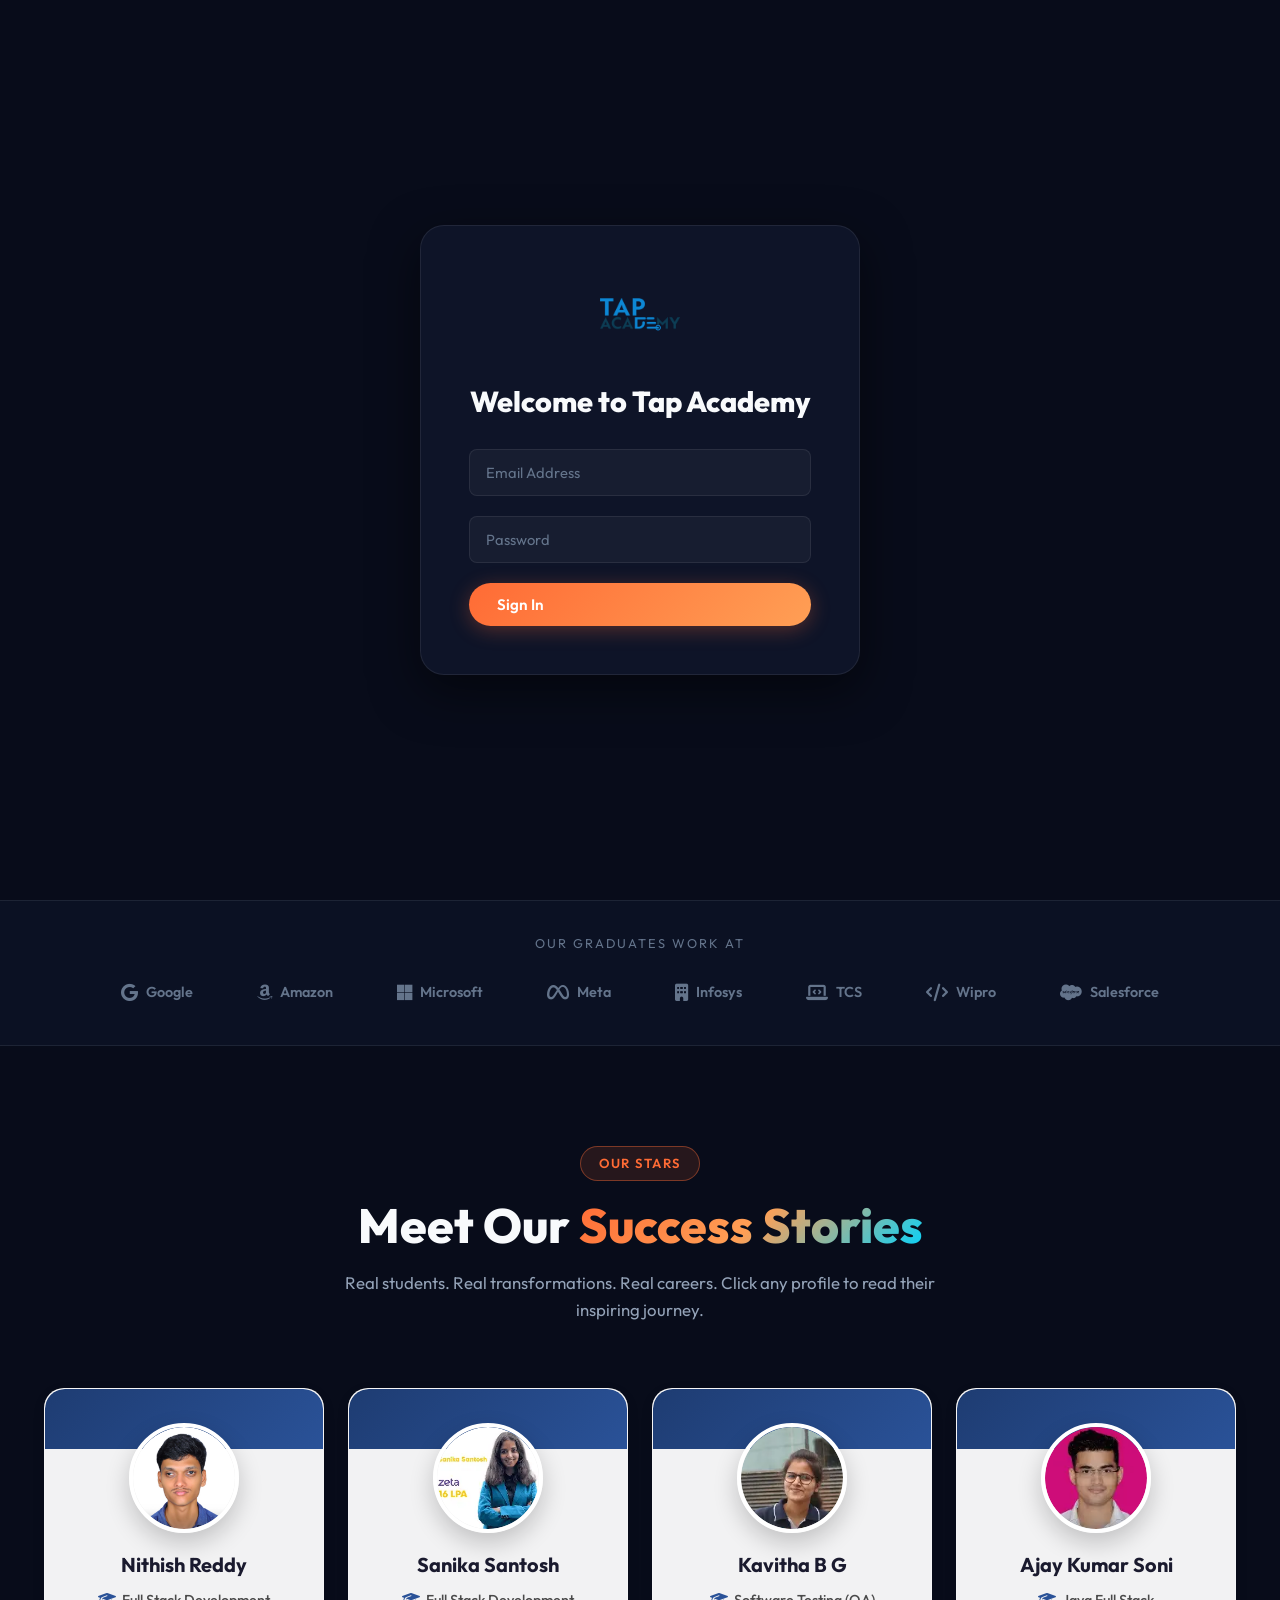
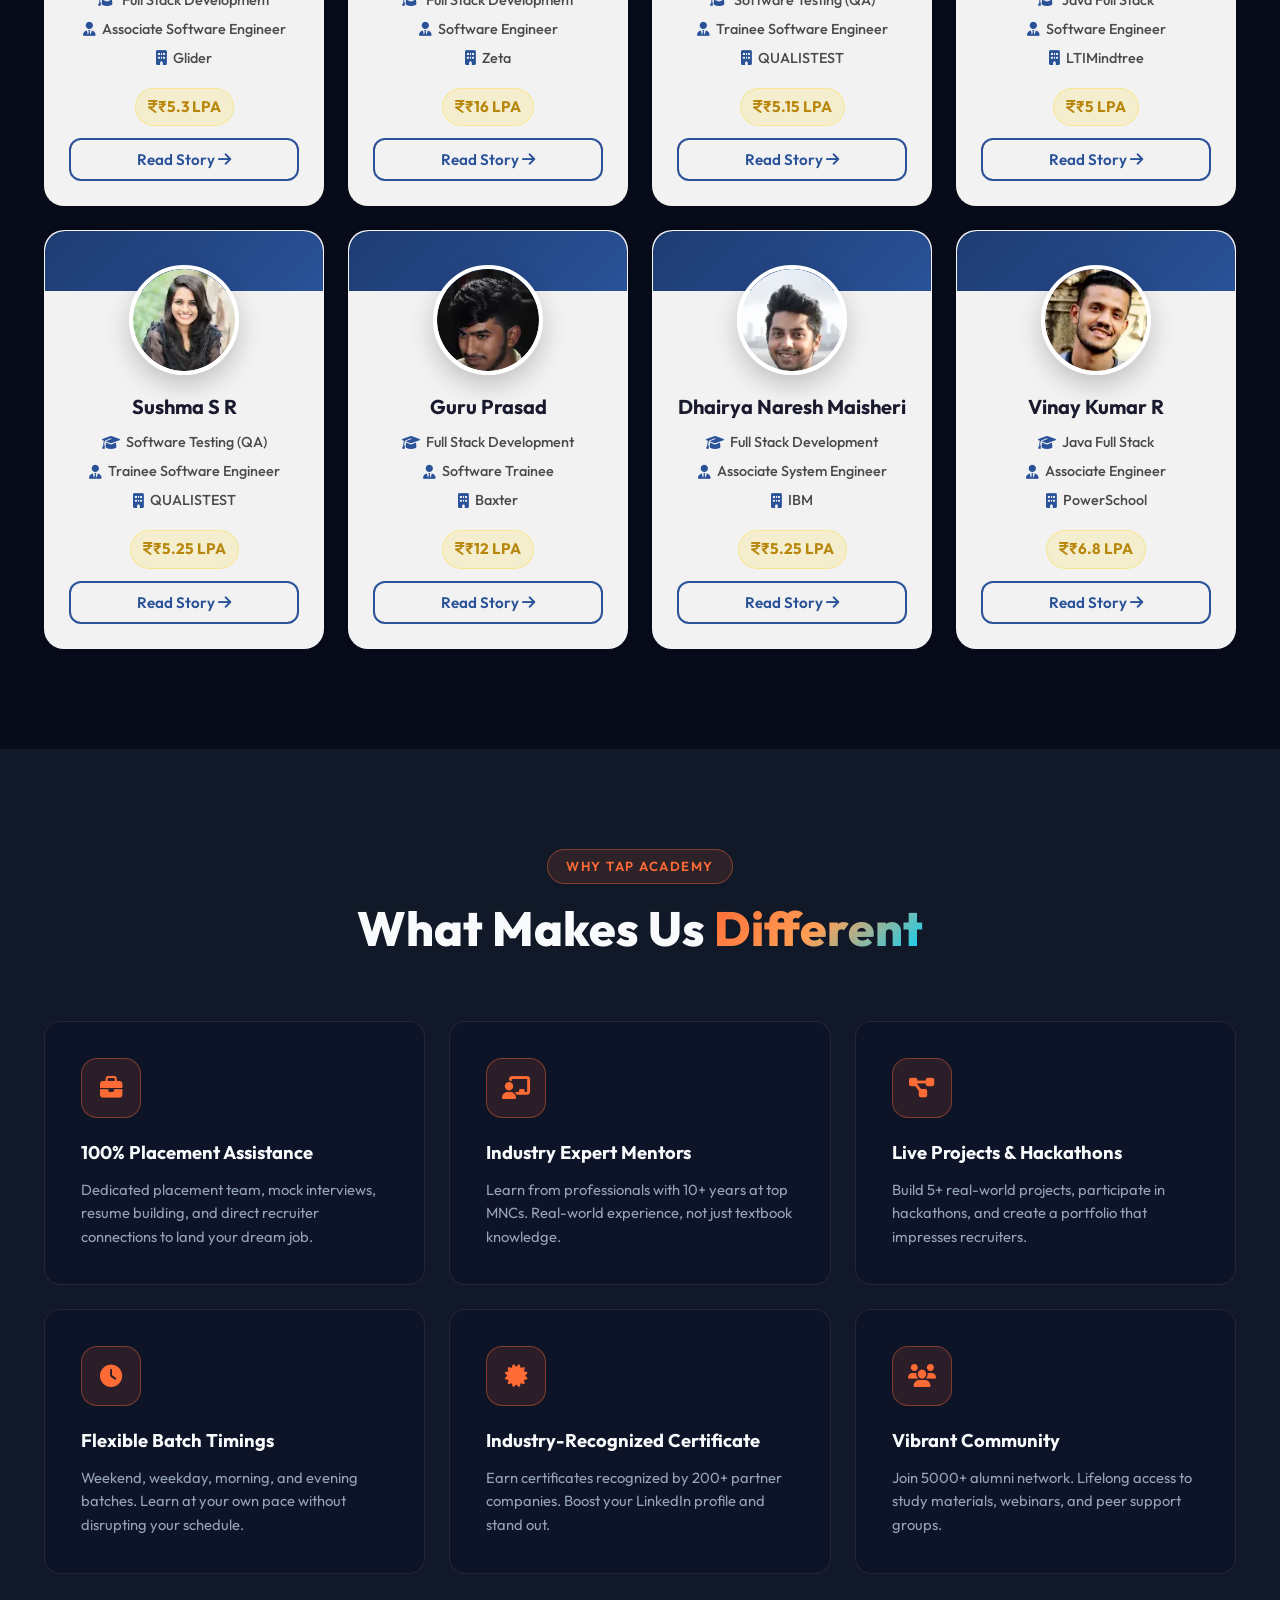
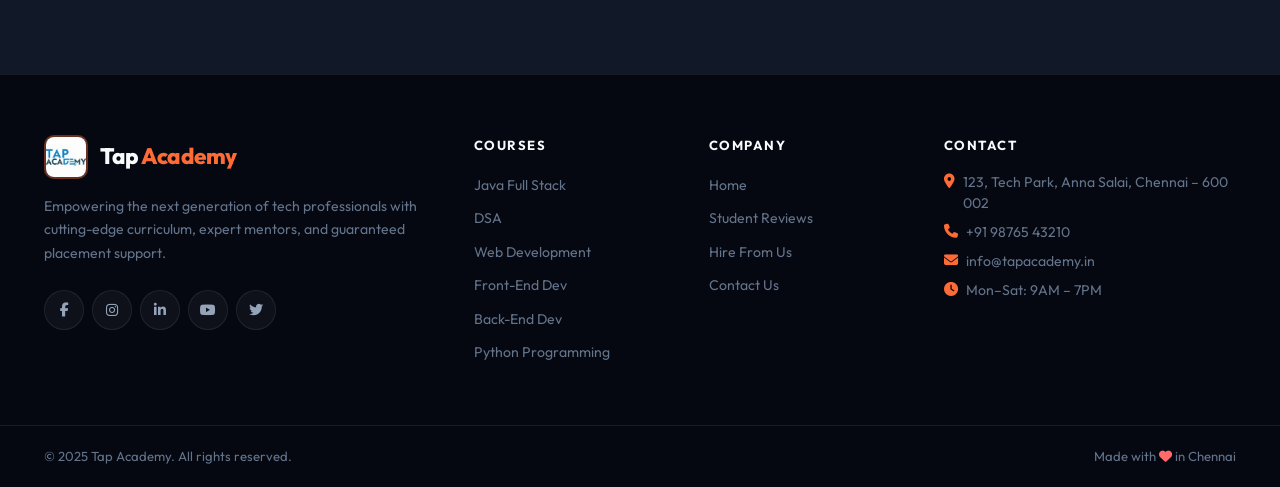
<file: index.html>
<!DOCTYPE html>
<html lang="en">
<head>
  <meta charset="UTF-8" />
  <meta name="viewport" content="width=device-width, initial-scale=1.0" />
  <meta name="description" content="Tap Academy – Premier tech education platform offering Java Full Stack, DSA, Web Development, Python and more. Launch your tech career today." />
  <meta name="keywords" content="Tap Academy, Java Full Stack, DSA, Web Development, Python, Tech Courses, Placement" />
  <title>Tap Academy – Learn Today, Build Tomorrow</title>
  <link rel="icon" href="assets/images/logo.png" />
  <link rel="stylesheet" href="assets/css/style.css" />
  <link rel="preconnect" href="https://fonts.googleapis.com" />
  <link rel="preconnect" href="https://fonts.gstatic.com" crossorigin />
  <link href="https://fonts.googleapis.com/css2?family=Outfit:wght@300;400;500;600;700;800;900&family=Inter:wght@300;400;500;600;700&display=swap" rel="stylesheet" />
  <link rel="stylesheet" href="https://cdnjs.cloudflare.com/ajax/libs/font-awesome/6.5.0/css/all.min.css" />
</head>
<body class="show-signin">

  <!-- ═══════════════════ SIGN IN SCREEN ═══════════════════ -->
  <div id="signin-screen" class="signin-screen">
    <div class="signin-box">
      <img src="assets/images/logo.png" alt="Tap Academy Logo" class="signin-logo" />
      <h2>Welcome to Tap Academy</h2>
      <form id="signin-form" onsubmit="handleSignIn(event)">
        <div class="form-group">
          <input type="email" placeholder="Email Address" required />
        </div>
        <div class="form-group">
          <input type="password" placeholder="Password" required />
        </div>
        <button type="submit" class="btn btn-primary w-full">Sign In</button>
      </form>
    </div>
  </div>

  <!-- ═══════════════════ HEADER / NAV ═══════════════════ -->
  <header id="header" class="header">
    <nav class="navbar container">
      <div class="nav-brand">
        <img src="assets/images/logo.png" alt="Tap Academy Logo" class="nav-logo" id="nav-logo" />
        <span class="brand-text">Tap <span class="accent">Academy</span></span>
      </div>
      <ul class="nav-menu" id="nav-menu">
        <li><a href="index.html" class="nav-link active" id="nav-home">Home</a></li>
        <li><a href="courses.html" class="nav-link" id="nav-courses">Courses</a></li>
        <li><a href="reviews.html" class="nav-link" id="nav-reviews">Student Reviews</a></li>
        <li><a href="hire.html" class="nav-link" id="nav-hire">Hire From Us</a></li>
        <li><a href="contact.html" class="nav-link" id="nav-contact">Contact Us</a></li>
        <li><a href="#" class="nav-link" id="nav-signin-link" onclick="showSignIn()">Sign In</a></li>
      </ul>
      <a href="courses.html" class="btn btn-primary nav-cta" id="nav-enroll-btn">Enroll Now</a>
      <button class="hamburger" id="hamburger" aria-label="Toggle Menu">
        <span></span><span></span><span></span>
      </button>
    </nav>
  </header>

  <!-- ═══════════════════ HERO SECTION ═══════════════════ -->
  <section class="hero" id="hero">
    <div class="hero-bg">
      <video src="assets/videos/hero-bg.mp4" autoplay loop muted playsinline class="hero-bg-video"></video>
      <div class="hero-overlay"></div>
    </div>
    <div class="hero-particles" id="hero-particles"></div>
    <div class="container hero-content">
      <div class="hero-badge fade-in">🚀 #1 Tech Academy in South India</div>
      <h1 class="hero-title fade-in">Transform Your Future with<br /><span class="gradient-text">World-Class Tech Education</span></h1>
      <p class="hero-subtitle fade-in">Master in-demand skills, build real-world projects, and land your dream job with 100% placement assistance.</p>
      <div class="hero-stats fade-in">
        <div class="stat-item">
          <span class="stat-number" data-target="1000">0</span><span class="stat-plus">+</span>
          <span class="stat-label">Students Placed</span>
        </div>
        <div class="stat-divider"></div>
        <div class="stat-item">
          <span class="stat-number" data-target="96">0</span><span class="stat-plus">%</span>
          <span class="stat-label">Placement Rate</span>
        </div>
        <div class="stat-divider"></div>
        <div class="stat-item">
          <span class="stat-number" data-target="170">0</span><span class="stat-plus">+</span>
          <span class="stat-label">Hiring Partners</span>
        </div>
        <div class="stat-divider"></div>
        <div class="stat-item">
          <span class="stat-number" data-target="6">0</span><span class="stat-plus">+</span>
          <span class="stat-label">Expert Courses</span>
        </div>
      </div>
      <div class="hero-actions fade-in">
        <a href="courses.html" class="btn btn-primary btn-large" id="start-learning-btn">
          <i class="fas fa-rocket"></i> Start Learning
        </a>
        <a href="reviews.html" class="btn btn-outline btn-large" id="success-stories-btn">
          <i class="fas fa-play-circle"></i> Success Stories
        </a>
      </div>
    </div>
    <div class="hero-scroll-hint">
      <div class="scroll-indicator">
        <span></span>
      </div>
      <p>Scroll to explore</p>
    </div>
  </section>

  <!-- ═══════════════════ TRUST BADGES ═══════════════════ -->
  <section class="trust-section">
    <div class="container">
      <p class="trust-label">Our graduates work at</p>
      <div class="trust-logos">
        <div class="trust-logo-item"><i class="fab fa-google"></i> Google</div>
        <div class="trust-logo-item"><i class="fab fa-amazon"></i> Amazon</div>
        <div class="trust-logo-item"><i class="fab fa-microsoft"></i> Microsoft</div>
        <div class="trust-logo-item"><i class="fab fa-meta"></i> Meta</div>
        <div class="trust-logo-item"><i class="fas fa-building"></i> Infosys</div>
        <div class="trust-logo-item"><i class="fas fa-laptop-code"></i> TCS</div>
        <div class="trust-logo-item"><i class="fas fa-code"></i> Wipro</div>
        <div class="trust-logo-item"><i class="fab fa-salesforce"></i> Salesforce</div>
      </div>
    </div>
  </section>

  <!-- ═══════════════════ SUCCESS STORIES SECTION ═══════════════════ -->
  <section class="students-section section-pad" id="students">
    <div class="container">
      <div class="section-header">
        <span class="section-tag">Our Stars</span>
        <h2 class="section-title">Meet Our <span class="gradient-text">Success Stories</span></h2>
        <p class="section-subtitle">Real students. Real transformations. Real careers. Click any profile to read their inspiring journey.</p>
      </div>
      <!-- Cards injected by students.js -->
      <div class="success-stories-grid" id="success-stories-grid"></div>
    </div>
  </section>

  <!-- ═══════════════════ WHY CHOOSE US ═══════════════════ -->
  <section class="why-section section-pad" id="why-us">
    <div class="container">
      <div class="section-header">
        <span class="section-tag">Why Tap Academy</span>
        <h2 class="section-title">What Makes Us <span class="gradient-text">Different</span></h2>
      </div>
      <div class="why-grid">
        <div class="why-card reveal" id="why-card-placement">
          <div class="why-icon"><i class="fas fa-briefcase"></i></div>
          <h3>100% Placement Assistance</h3>
          <p>Dedicated placement team, mock interviews, resume building, and direct recruiter connections to land your dream job.</p>
        </div>
        <div class="why-card reveal" id="why-card-experts">
          <div class="why-icon"><i class="fas fa-chalkboard-teacher"></i></div>
          <h3>Industry Expert Mentors</h3>
          <p>Learn from professionals with 10+ years at top MNCs. Real-world experience, not just textbook knowledge.</p>
        </div>
        <div class="why-card reveal" id="why-card-projects">
          <div class="why-icon"><i class="fas fa-project-diagram"></i></div>
          <h3>Live Projects & Hackathons</h3>
          <p>Build 5+ real-world projects, participate in hackathons, and create a portfolio that impresses recruiters.</p>
        </div>
        <div class="why-card reveal" id="why-card-flexible">
          <div class="why-icon"><i class="fas fa-clock"></i></div>
          <h3>Flexible Batch Timings</h3>
          <p>Weekend, weekday, morning, and evening batches. Learn at your own pace without disrupting your schedule.</p>
        </div>
        <div class="why-card reveal" id="why-card-cert">
          <div class="why-icon"><i class="fas fa-certificate"></i></div>
          <h3>Industry-Recognized Certificate</h3>
          <p>Earn certificates recognized by 200+ partner companies. Boost your LinkedIn profile and stand out.</p>
        </div>
        <div class="why-card reveal" id="why-card-community">
          <div class="why-icon"><i class="fas fa-users"></i></div>
          <h3>Vibrant Community</h3>
          <p>Join 5000+ alumni network. Lifelong access to study materials, webinars, and peer support groups.</p>
        </div>
      </div>
    </div>
  </section>

  <!-- ═══════════════════ STUDENT PROFILE MODAL ═══════════════════ -->
  <div class="student-modal-overlay" id="student-modal-overlay" onclick="closeStudentModal()">
    <div class="student-modal-content-new" id="student-modal-content" onclick="event.stopPropagation()">
      <!-- Populated by students.js -->
    </div>
  </div>

  <!-- ═══════════════════ FOOTER ═══════════════════ -->
  <footer class="footer" id="main-footer">
    <div class="footer-top">
      <div class="container footer-grid">
        <div class="footer-brand">
          <div class="nav-brand">
            <img src="assets/images/logo.jpg" alt="Tap Academy" class="nav-logo" />
            <span class="brand-text">Tap <span class="accent">Academy</span></span>
          </div>
          <p class="footer-desc">Empowering the next generation of tech professionals with cutting-edge curriculum, expert mentors, and guaranteed placement support.</p>
          <div class="footer-social" id="footer-social">
            <a href="#" class="social-icon" id="social-fb" aria-label="Facebook"><i class="fab fa-facebook-f"></i></a>
            <a href="#" class="social-icon" id="social-insta" aria-label="Instagram"><i class="fab fa-instagram"></i></a>
            <a href="#" class="social-icon" id="social-linkedin" aria-label="LinkedIn"><i class="fab fa-linkedin-in"></i></a>
            <a href="#" class="social-icon" id="social-youtube" aria-label="YouTube"><i class="fab fa-youtube"></i></a>
            <a href="#" class="social-icon" id="social-twitter" aria-label="Twitter"><i class="fab fa-twitter"></i></a>
          </div>
        </div>
        <div class="footer-links">
          <h4>Courses</h4>
          <ul>
            <li><a href="course-detail.html?id=java">Java Full Stack</a></li>
            <li><a href="course-detail.html?id=dsa">DSA</a></li>
            <li><a href="course-detail.html?id=web">Web Development</a></li>
            <li><a href="course-detail.html?id=frontend">Front-End Dev</a></li>
            <li><a href="course-detail.html?id=backend">Back-End Dev</a></li>
            <li><a href="course-detail.html?id=python">Python Programming</a></li>
          </ul>
        </div>
        <div class="footer-links">
          <h4>Company</h4>
          <ul>
            <li><a href="index.html">Home</a></li>
            <li><a href="reviews.html">Student Reviews</a></li>
            <li><a href="hire.html">Hire From Us</a></li>
            <li><a href="contact.html">Contact Us</a></li>
          </ul>
        </div>
        <div class="footer-contact">
          <h4>Contact</h4>
          <p><i class="fas fa-map-marker-alt"></i> 123, Tech Park, Anna Salai, Chennai – 600 002</p>
          <p><i class="fas fa-phone"></i> +91 98765 43210</p>
          <p><i class="fas fa-envelope"></i> info@tapacademy.in</p>
          <p><i class="fas fa-clock"></i> Mon–Sat: 9AM – 7PM</p>
        </div>
      </div>
    </div>
    <div class="footer-bottom">
      <div class="container footer-bottom-inner">
        <p>&copy; 2025 Tap Academy. All rights reserved.</p>
        <p>Made with <i class="fas fa-heart" style="color:#ff6b6b;"></i> in Chennai</p>
      </div>
    </div>
  </footer>

  <script src="assets/js/main.js"></script>
  <script src="assets/js/students.js"></script>
</body>
</html>
</file>
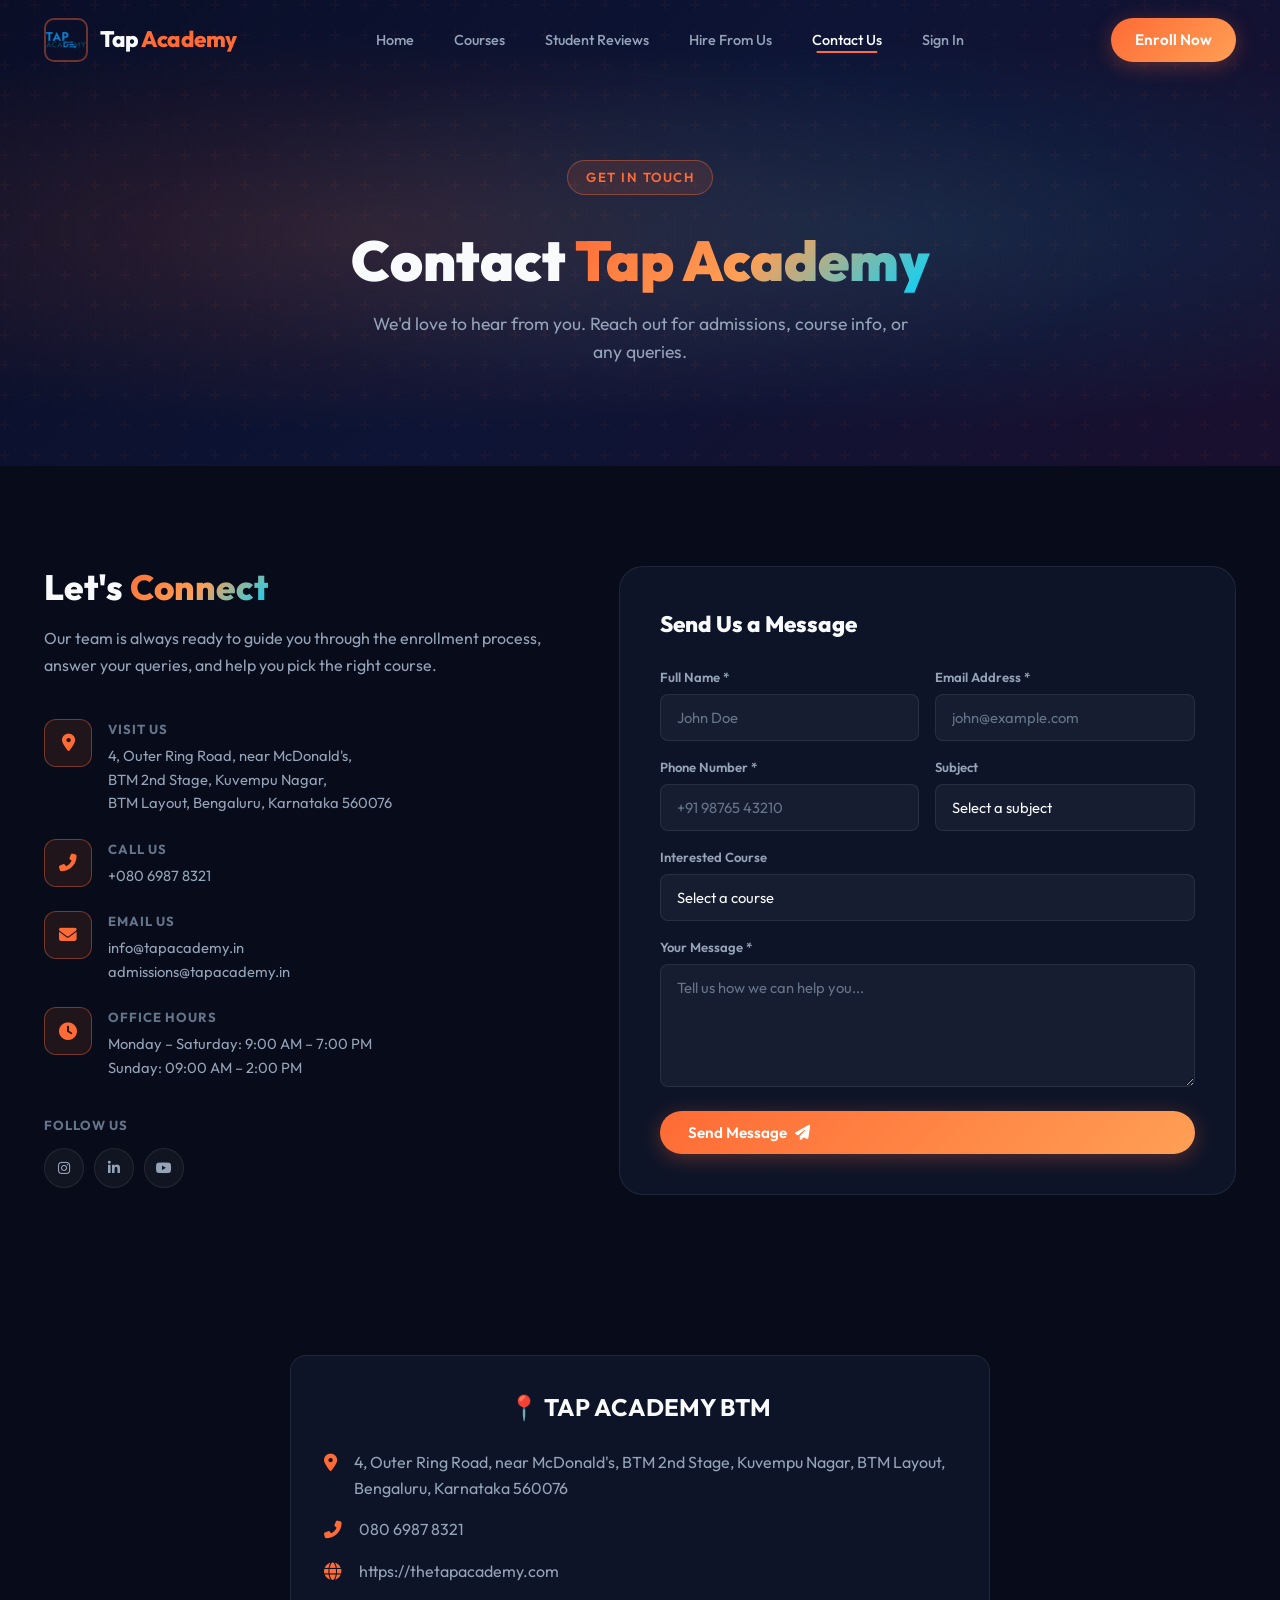
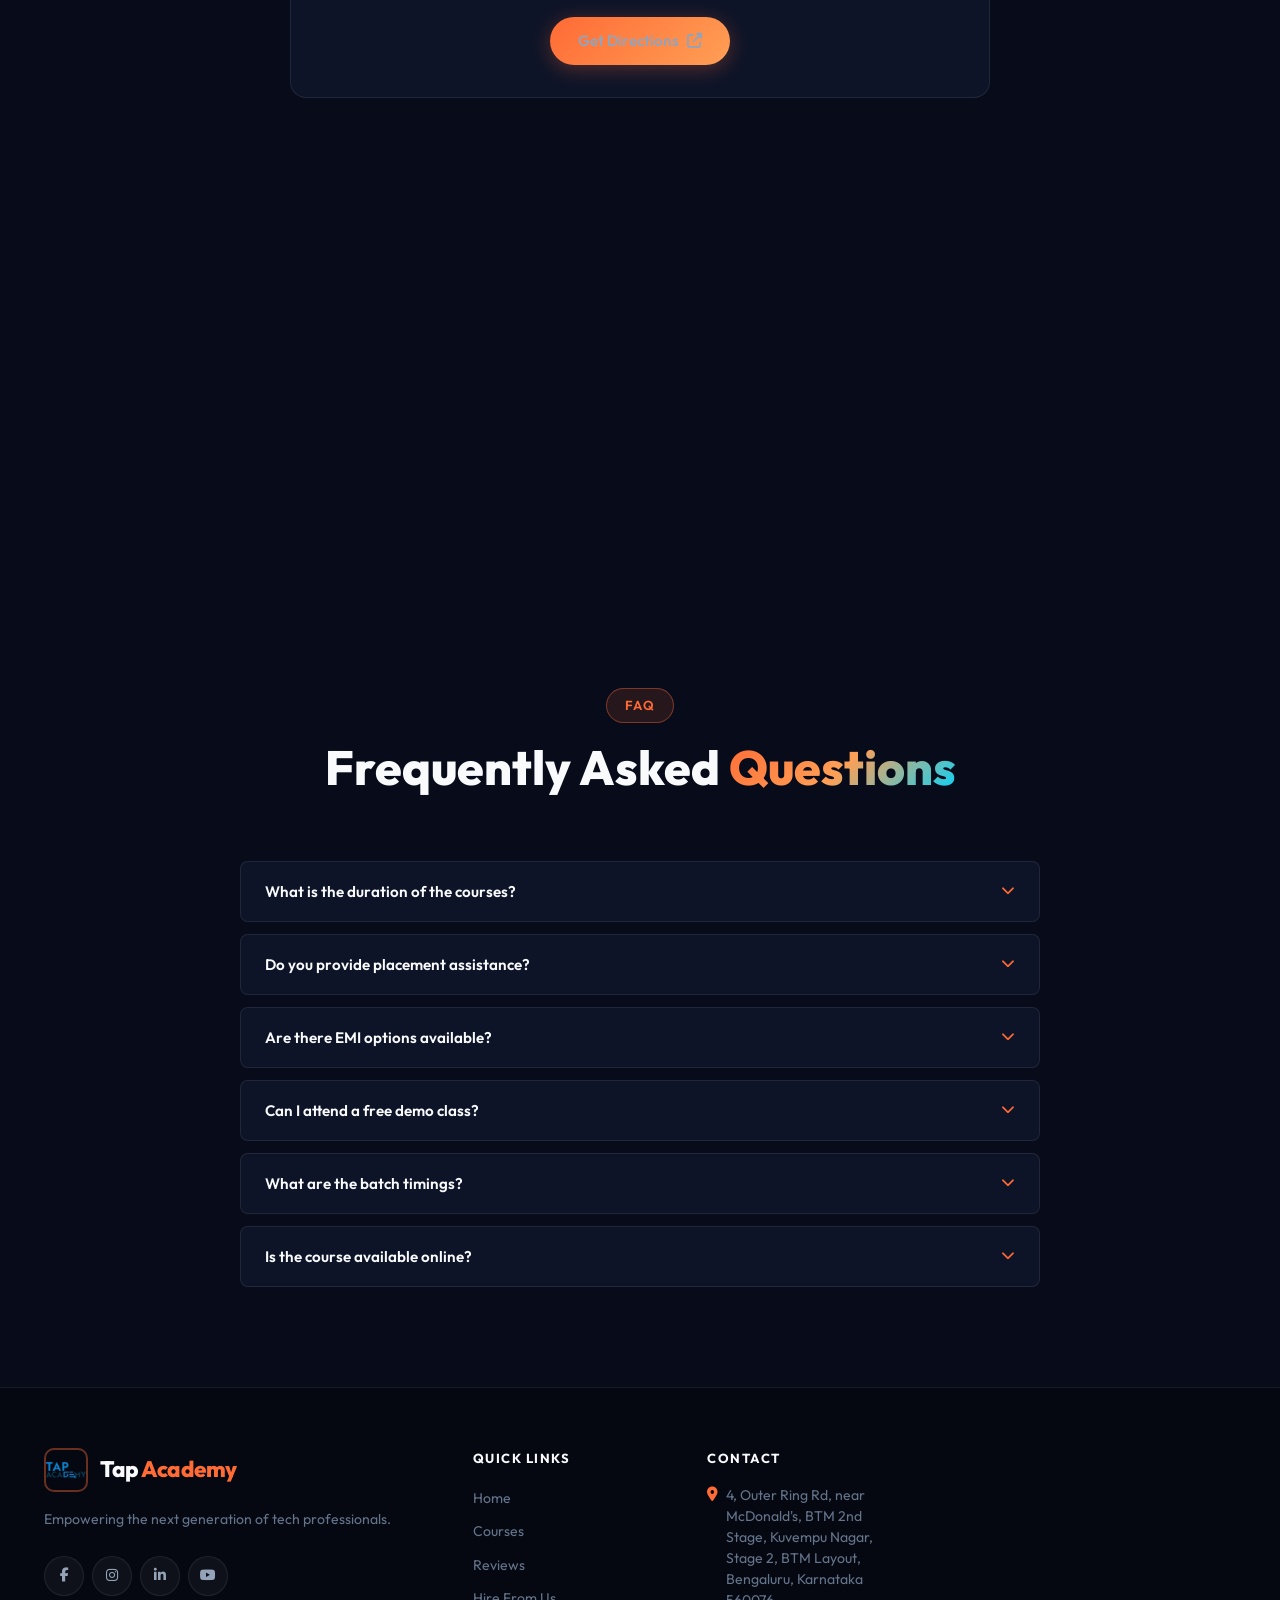
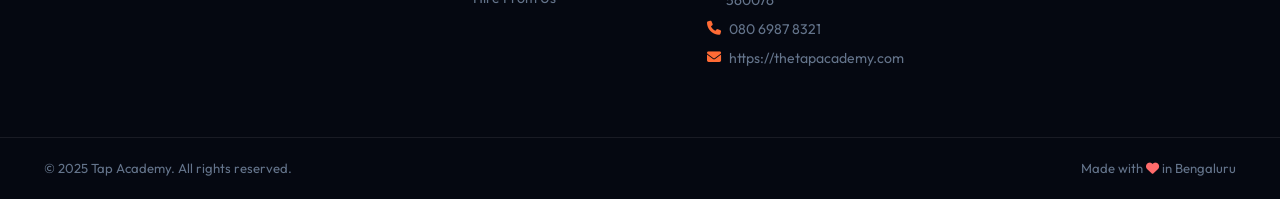
<file: contact.html>
<!DOCTYPE html>
<html lang="en">
<head>
  <meta charset="UTF-8" />
  <meta name="viewport" content="width=device-width, initial-scale=1.0" />
  <meta name="description" content="Contact Tap Academy – Chennai's premier tech education academy. Get in touch for admissions, courses, and placement queries." />
  <title>Tap Academy – Learn Today, Build Tomorrow</title>
  <link rel="icon" href="assets/images/logo.jpg" />
  <link rel="stylesheet" href="assets/css/style.css" />
  <link href="https://fonts.googleapis.com/css2?family=Outfit:wght@300;400;500;600;700;800;900&family=Inter:wght@300;400;500;600;700&display=swap" rel="stylesheet" />
  <link rel="stylesheet" href="https://cdnjs.cloudflare.com/ajax/libs/font-awesome/6.5.0/css/all.min.css" />
</head>
<body>
  <!-- HEADER -->
  <header id="header" class="header">
    <nav class="navbar container">
      <div class="nav-brand">
        <img src="assets/images/logo.png" alt="Tap Academy Logo" class="nav-logo" />
        <span class="brand-text">Tap <span class="accent">Academy</span></span>
      </div>
      <ul class="nav-menu" id="nav-menu">
        <li><a href="index.html" class="nav-link">Home</a></li>
        <li><a href="courses.html" class="nav-link">Courses</a></li>
        <li><a href="reviews.html" class="nav-link">Student Reviews</a></li>
        <li><a href="hire.html" class="nav-link">Hire From Us</a></li>
        <li><a href="contact.html" class="nav-link active" id="nav-contact">Contact Us</a></li>
        <li><a href="index.html" class="nav-link" id="nav-signin-link">Sign In</a></li>
      </ul>
      <a href="courses.html" class="btn btn-primary nav-cta" id="nav-enroll-btn">Enroll Now</a>
      <button class="hamburger" id="hamburger" aria-label="Toggle Menu">
        <span></span><span></span><span></span>
      </button>
    </nav>
  </header>

  <!-- PAGE HERO -->
  <section class="page-hero">
    <div class="page-hero-overlay"></div>
    <div class="container page-hero-content">
      <span class="section-tag">Get In Touch</span>
      <h1 class="page-hero-title">Contact <span class="gradient-text">Tap Academy</span></h1>
      <p>We'd love to hear from you. Reach out for admissions, course info, or any queries.</p>
    </div>
  </section>

  <!-- CONTACT SECTION -->
  <section class="contact-section section-pad">
    <div class="container">
      <div class="contact-grid">

        <!-- Contact Info -->
        <div class="contact-info-col">
          <h2 class="contact-heading">Let's <span class="gradient-text">Connect</span></h2>
          <p class="contact-subtext">Our team is always ready to guide you through the enrollment process, answer your queries, and help you pick the right course.</p>

          <div class="contact-info-items">
            <div class="ci-item" id="ci-address">
              <div class="ci-icon"><i class="fas fa-map-marker-alt"></i></div>
              <div class="ci-text">
                <h4>Visit Us</h4>
                <p> 4, Outer Ring Road, near McDonald's,<br> BTM 2nd Stage, Kuvempu Nagar, </br>BTM Layout, Bengaluru, Karnataka 560076</p>
              </div>
            </div>
            <div class="ci-item" id="ci-phone">
              <div class="ci-icon"><i class="fas fa-phone-alt"></i></div>
              <div class="ci-text">
                <h4>Call Us</h4>
                <p><a href="tel:080 6987 8321">+080 6987 8321</a>
              </div>
            </div>
            <div class="ci-item" id="ci-email">
              <div class="ci-icon"><i class="fas fa-envelope"></i></div>
              <div class="ci-text">
                <h4>Email Us</h4>
                <p><a href="mailto:info@tapacademy.in">info@tapacademy.in</a><br /><a href="mailto:admissions@tapacademy.in">admissions@tapacademy.in</a></p>
              </div>
            </div>
            <div class="ci-item" id="ci-hours">
              <div class="ci-icon"><i class="fas fa-clock"></i></div>
              <div class="ci-text">
                <h4>Office Hours</h4>
                <p>Monday – Saturday: 9:00 AM – 7:00 PM<br />Sunday: 09:00 AM – 2:00 PM</p>
              </div>
            </div>
          </div>

          <div class="contact-social">
            <h4>Follow Us</h4>
            <div class="contact-social-icons">
              
              <a target="_blank" href="https://www.instagram.com/tapacademy.online?igsh=aDNuejE1NGI2YTE2" class="social-icon" id="contact-social-insta"><i class="fab fa-instagram"></i></a>
              <a target="_blank" href="https://www.linkedin.com/company/thetapacademy/" class="social-icon" id="contact-social-linkedin"><i class="fab fa-linkedin-in"></i></a>
              <a target="_blank" href="https://youtube.com/@tapacademy?si=g8aL1x-EAcQ5032Z" class="social-icon" id="contact-social-youtube"><i class="fab fa-youtube"></i></a>
              
            </div>
          </div>
        </div>

        <!-- Contact Form -->
        <div class="contact-form-col">
          <div class="contact-form-wrap">
            <h3>Send Us a Message</h3>
            <form class="contact-form" id="contact-form" onsubmit="submitContactForm(event)">
              <div class="form-row">
                <div class="form-group">
                  <label for="contact-name">Full Name *</label>
                  <input type="text" id="contact-name" placeholder="John Doe" required />
                </div>
                <div class="form-group">
                  <label for="contact-email">Email Address *</label>
                  <input type="email" id="contact-email" placeholder="john@example.com" required />
                </div>
              </div>
              <div class="form-row">
                <div class="form-group">
                  <label for="contact-phone">Phone Number *</label>
                  <input type="tel" id="contact-phone" placeholder="+91 98765 43210" required />
                </div>
                <div class="form-group">
                  <label for="contact-subject">Subject</label>
                  <select id="contact-subject">
                    <option value="">Select a subject</option>
                    <option>Course Enquiry</option>
                    <option>Admissions</option>
                    <option>Placement Query</option>
                    <option>Hiring Partnership</option>
                    <option>Other</option>
                  </select>
                </div>
              </div>
              <div class="form-group">
                <label for="contact-course">Interested Course</label>
                <select id="contact-course">
                  <option value="">Select a course</option>
                  <option>Java Full Stack Development</option>
                  <option>Data Structures & Algorithms</option>
                  <option>Web Development</option>
                  <option>Front-End Development</option>
                  <option>Back-End Development</option>
                  <option>Python Programming</option>
                </select>
              </div>
              <div class="form-group">
                <label for="contact-message">Your Message *</label>
                <textarea id="contact-message" placeholder="Tell us how we can help you..." rows="5" required></textarea>
              </div>
              <button type="submit" class="btn btn-primary w-full" id="submit-contact-btn">
                Send Message <i class="fas fa-paper-plane"></i>
              </button>
              <div class="form-success-msg" id="form-success-msg" style="display:none;">
                <i class="fas fa-check-circle"></i> Thank you! We'll get back to you within 24 hours.
              </div>
            </form>
          </div>
        </div>
      </div>
    </div>
  </section>

  <!-- GOOGLE MAP & LOCATION INFO -->
  <section class="map-section">
    <div class="container">
      <div class="location-card-wrap reveal">
        <div class="location-card">
          <h3 class="location-title">📍 TAP ACADEMY BTM</h3>
          <div class="location-details">
            <p><i class="fas fa-map-marker-alt"></i> <span>4, Outer Ring Road, near McDonald's, BTM 2nd Stage, Kuvempu Nagar, BTM Layout, Bengaluru, Karnataka 560076</span></p>
            <p><i class="fas fa-phone-alt"></i> <a href="tel:08069878321">080 6987 8321</a></p>
            <p><i class="fas fa-globe"></i> <a href="https://thetapacademy.com" target="_blank" rel="noopener">https://thetapacademy.com</a></p>
            <a href="https://www.google.com/maps/dir/?api=1&destination=TAP+Academy+BTM,+Bengaluru" target="_blank" rel="noopener" class="btn btn-primary btn-directions">
              Get Directions <i class="fas fa-external-link-alt"></i>
            </a>
          </div>
        </div>
      </div>
    </div>
    <div class="map-wrap reveal" id="map-wrap">
      <iframe
        id="google-map"
        title="TAP Academy BTM Location"
        src="https://maps.google.com/maps?q=TAP+Academy,+BTM+Layout,+Bengaluru&t=&z=16&ie=UTF8&iwloc=&output=embed"
        width="100%"
        height="450"
        style="border:0;"
        allowfullscreen=""
        loading="lazy"
        referrerpolicy="no-referrer-when-downgrade">
      </iframe>
    </div>
  </section>

  <!-- FAQ SECTION -->
  <section class="faq-section section-pad">
    <div class="container">
      <div class="section-header">
        <span class="section-tag">FAQ</span>
        <h2 class="section-title">Frequently Asked <span class="gradient-text">Questions</span></h2>
      </div>
      <div class="faq-grid" id="faq-grid">
        <div class="faq-item" id="faq-1">
          <button class="faq-question" onclick="toggleFaq(1)">
            What is the duration of the courses? <i class="fas fa-chevron-down faq-icon"></i>
          </button>
          <div class="faq-answer" id="faq-answer-1">
            Our courses range from 3 to 6 months depending on the program. Java Full Stack and Web Development are 6-month programs, while DSA, Front-End, and Back-End courses are 3-month programs.
          </div>
        </div>
        <div class="faq-item" id="faq-2">
          <button class="faq-question" onclick="toggleFaq(2)">
            Do you provide placement assistance? <i class="fas fa-chevron-down faq-icon"></i>
          </button>
          <div class="faq-answer" id="faq-answer-2">
            Yes! We provide 100% placement assistance. Our dedicated placement team helps with resume building, mock interviews, soft skills training, and connects you directly with 200+ hiring partners.
          </div>
        </div>
        <div class="faq-item" id="faq-3">
          <button class="faq-question" onclick="toggleFaq(3)">
            Are there EMI options available? <i class="fas fa-chevron-down faq-icon"></i>
          </button>
          <div class="faq-answer" id="faq-answer-3">
            Yes, we offer flexible EMI options with 0% interest for up to 6 months. We also have scholarship programs for deserving students.
          </div>
        </div>
        <div class="faq-item" id="faq-4">
          <button class="faq-question" onclick="toggleFaq(4)">
            Can I attend a free demo class? <i class="fas fa-chevron-down faq-icon"></i>
          </button>
          <div class="faq-answer" id="faq-answer-4">
            Absolutely! We offer a free demo class for all courses. Contact us to schedule your free session and experience our teaching methodology first-hand.
          </div>
        </div>
        <div class="faq-item" id="faq-5">
          <button class="faq-question" onclick="toggleFaq(5)">
            What are the batch timings? <i class="fas fa-chevron-down faq-icon"></i>
          </button>
          <div class="faq-answer" id="faq-answer-5">
            We offer morning (9AM–12PM), afternoon (1PM–4PM), and evening (6PM–9PM) batches on weekdays, plus dedicated weekend batches for working professionals.
          </div>
        </div>
        <div class="faq-item" id="faq-6">
          <button class="faq-question" onclick="toggleFaq(6)">
            Is the course available online? <i class="fas fa-chevron-down faq-icon"></i>
          </button>
          <div class="faq-answer" id="faq-answer-6">
            We offer both classroom and online modes. Online students get the same live sessions, access to recordings, and placement support.
          </div>
        </div>
      </div>
    </div>
  </section>

  <!-- FOOTER -->
  <footer class="footer">
    <div class="footer-top">
      <div class="container footer-grid">
        <div class="footer-brand">
          <div class="nav-brand">
            <img src="assets/images/logo.png" alt="Tap Academy" class="nav-logo" />
            <span class="brand-text">Tap <span class="accent">Academy</span></span>
          </div>
          <p class="footer-desc">Empowering the next generation of tech professionals.</p>
          <div class="footer-social">
            <a href="#" class="social-icon"><i class="fab fa-facebook-f"></i></a>
            <a href="#" class="social-icon"><i class="fab fa-instagram"></i></a>
            <a href="#" class="social-icon"><i class="fab fa-linkedin-in"></i></a>
            <a href="#" class="social-icon"><i class="fab fa-youtube"></i></a>
          </div>
        </div>
        <div class="footer-links">
          <h4>Quick Links</h4>
          <ul>
            <li><a href="index.html">Home</a></li>
            <li><a href="courses.html">Courses</a></li>
            <li><a href="reviews.html">Reviews</a></li>
            <li><a href="hire.html">Hire From Us</a></li>
          </ul>
        </div>
        <div class="footer-contact">
          <h4>Contact</h4>
          <p><i class="fas fa-map-marker-alt"></i> 4, Outer Ring Rd, near McDonald's, BTM 2nd Stage, Kuvempu Nagar, Stage 2, BTM Layout, Bengaluru, Karnataka 560076</p>
          <p><i class="fas fa-phone"></i> 080 6987 8321 </p>
          <p><i class="fas fa-envelope"></i> https://thetapacademy.com</p>
        </div>
      </div>
    </div>
    <div class="footer-bottom">
      <div class="container footer-bottom-inner">
        <p>&copy; 2025 Tap Academy. All rights reserved.</p>
        <p>Made with <i class="fas fa-heart" style="color:#ff6b6b;"></i> in Bengaluru</p>
      </div>
    </div>
  </footer>

  <script src="assets/js/main.js"></script>
  <script>
    function toggleFaq(id) {
      const answer = document.getElementById('faq-answer-' + id);
      const item = document.getElementById('faq-' + id);
      const isOpen = item.classList.contains('open');
      document.querySelectorAll('.faq-item').forEach(f => f.classList.remove('open'));
      if (!isOpen) item.classList.add('open');
    }
    function submitContactForm(e) {
      e.preventDefault();
      document.getElementById('form-success-msg').style.display = 'flex';
      e.target.reset();
    }
  </script>
</body>
</html>
</file>
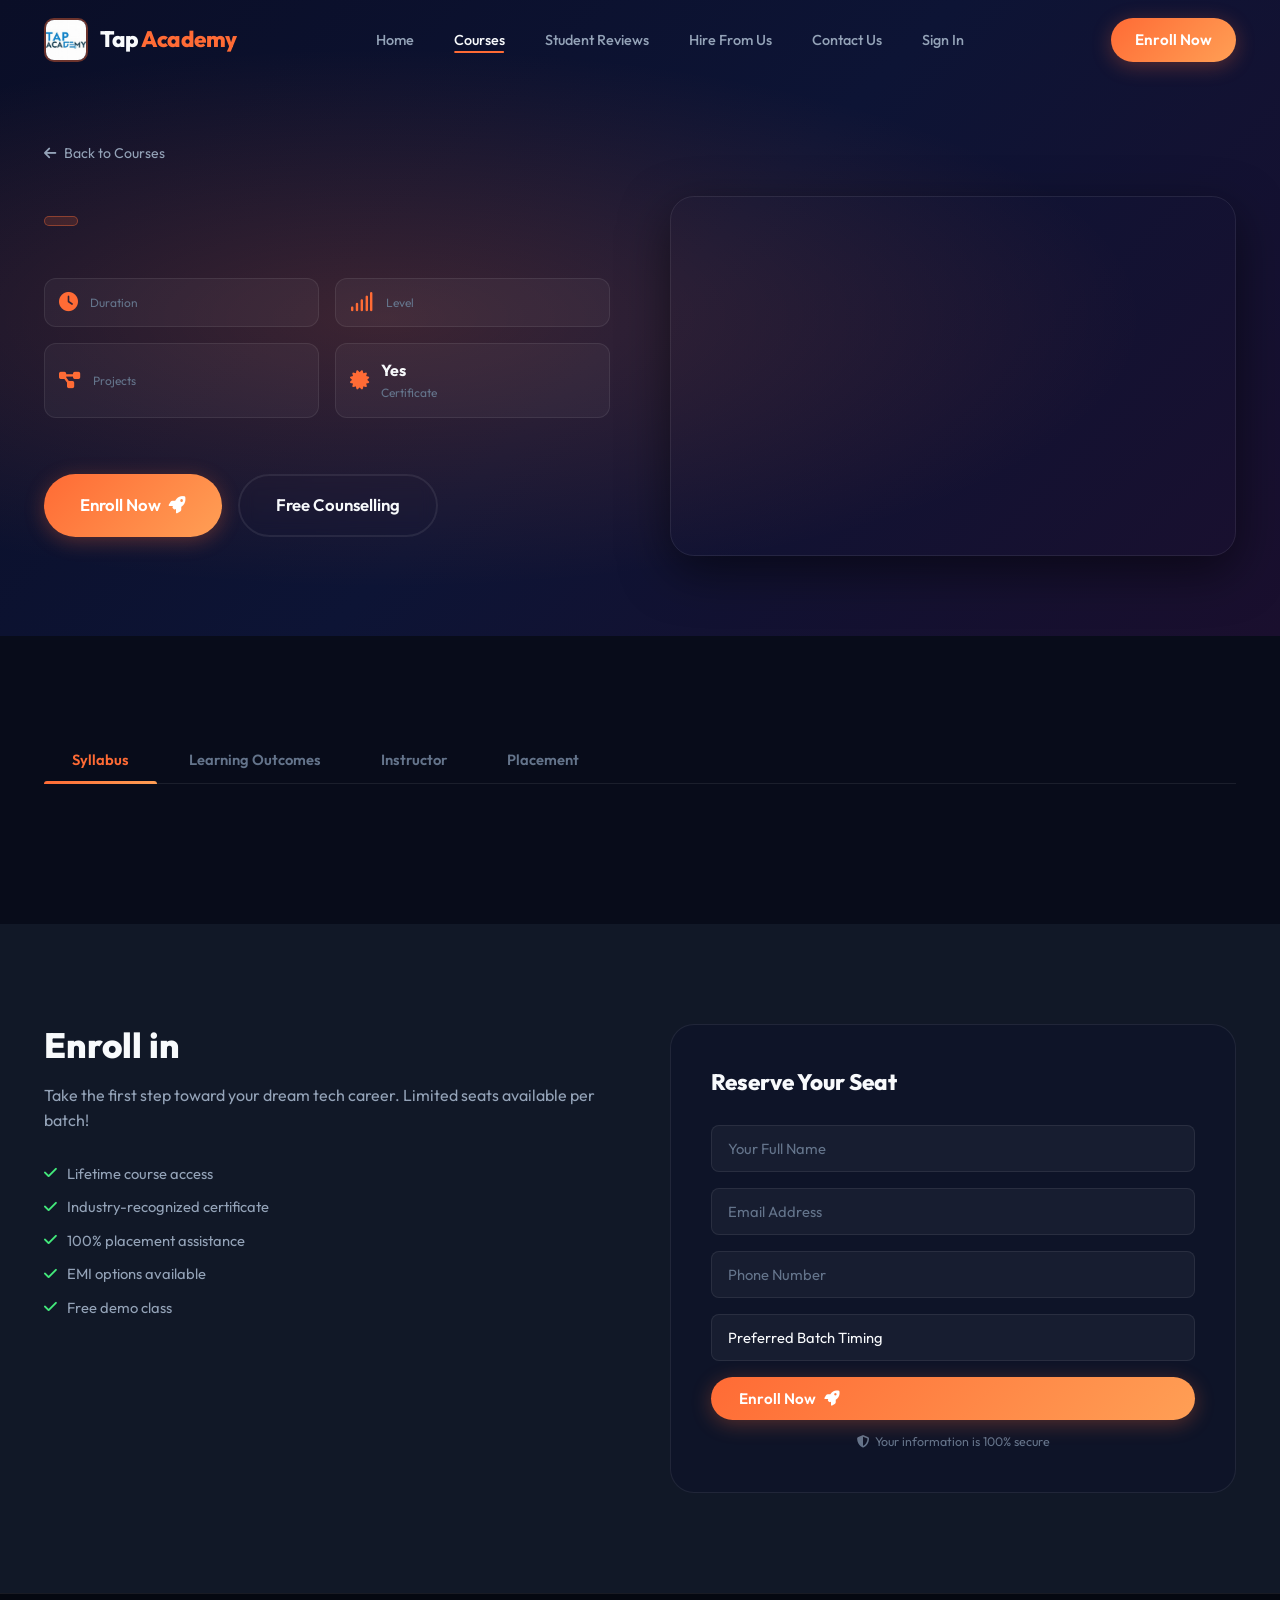
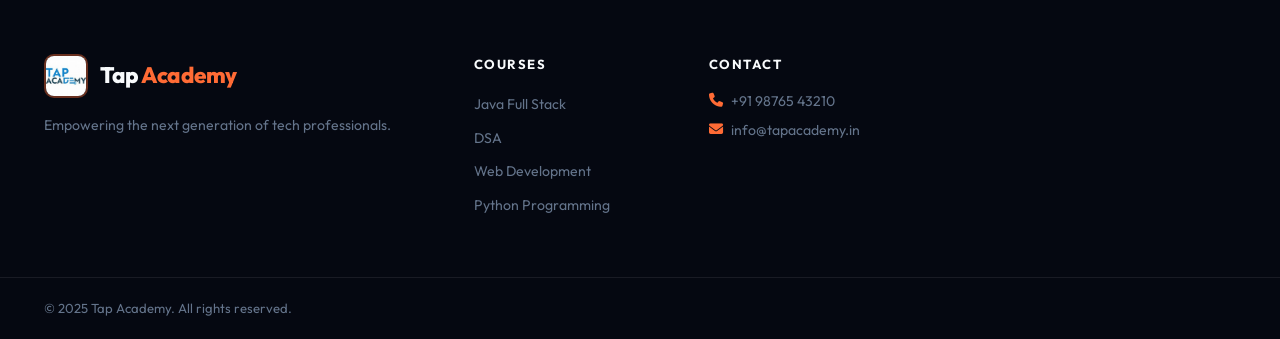
<file: course-detail.html>
<!DOCTYPE html>
<html lang="en">
<head>
  <meta charset="UTF-8" />
  <meta name="viewport" content="width=device-width, initial-scale=1.0" />
  <meta name="description" content="Detailed course information for Tap Academy. View syllabus, fees, projects, placement assistance, and enroll now." />
  <title>Tap Academy – Learn Today, Build Tomorrow</title>
  <link rel="icon" href="assets/images/logo.jpg" />
  <link rel="stylesheet" href="assets/css/style.css" />
  <link href="https://fonts.googleapis.com/css2?family=Outfit:wght@300;400;500;600;700;800;900&family=Inter:wght@300;400;500;600;700&display=swap" rel="stylesheet" />
  <link rel="stylesheet" href="https://cdnjs.cloudflare.com/ajax/libs/font-awesome/6.5.0/css/all.min.css" />
</head>
<body>
  <!-- HEADER -->
  <header id="header" class="header">
    <nav class="navbar container">
      <div class="nav-brand">
        <img src="assets/images/logo.jpg" alt="Tap Academy Logo" class="nav-logo" />
        <span class="brand-text">Tap <span class="accent">Academy</span></span>
      </div>
      <ul class="nav-menu" id="nav-menu">
        <li><a href="index.html" class="nav-link">Home</a></li>
        <li><a href="courses.html" class="nav-link active">Courses</a></li>
        <li><a href="reviews.html" class="nav-link">Student Reviews</a></li>
        <li><a href="hire.html" class="nav-link">Hire From Us</a></li>
        <li><a href="contact.html" class="nav-link">Contact Us</a></li>
        <li><a href="index.html" class="nav-link" id="nav-signin-link">Sign In</a></li>
      </ul>
      <a href="#enroll-section" class="btn btn-primary nav-cta" id="nav-enroll-btn">Enroll Now</a>
      <button class="hamburger" id="hamburger" aria-label="Toggle Menu">
        <span></span><span></span><span></span>
      </button>
    </nav>
  </header>

  <!-- COURSE DETAIL HERO -->
  <section class="course-detail-hero" id="course-detail-hero">
    <div class="container">
      <a href="courses.html" class="back-link"><i class="fas fa-arrow-left"></i> Back to Courses</a>
      <div class="course-detail-header">
        <div class="course-detail-info">
          <div class="course-level-badge" id="cd-level-badge"></div>
          <h1 id="cd-title" class="course-detail-title"></h1>
          <p id="cd-overview" class="course-detail-overview"></p>
          <div class="course-quick-stats">
            <div class="quick-stat">
              <i class="fas fa-clock"></i>
              <div>
                <span id="cd-duration" class="qs-value"></span>
                <span class="qs-label">Duration</span>
              </div>
            </div>
            <div class="quick-stat">
              <i class="fas fa-signal"></i>
              <div>
                <span id="cd-level" class="qs-value"></span>
                <span class="qs-label">Level</span>
              </div>
            </div>
            <div class="quick-stat">
              <i class="fas fa-project-diagram"></i>
              <div>
                <span id="cd-projects" class="qs-value"></span>
                <span class="qs-label">Projects</span>
              </div>
            </div>
            <div class="quick-stat">
              <i class="fas fa-certificate"></i>
              <div>
                <span class="qs-value">Yes</span>
                <span class="qs-label">Certificate</span>
              </div>
            </div>
          </div>
          <div class="course-price-hero">
            <span id="cd-fee-original" class="price-original"></span>
            <span id="cd-fee" class="price-hero"></span>
          </div>
          <div class="course-detail-actions">
            <a href="#enroll-section" class="btn btn-primary btn-large" id="enroll-now-hero">Enroll Now <i class="fas fa-rocket"></i></a>
            <a href="contact.html" class="btn btn-outline btn-large" id="get-counselling-btn">Free Counselling</a>
          </div>
        </div>
        <div class="course-detail-img-wrap" id="cd-img-wrap">
          <!-- filled by JS -->
        </div>
      </div>
    </div>
  </section>

  <!-- COURSE CONTENT TABS -->
  <section class="course-tabs-section section-pad">
    <div class="container">
      <div class="tabs-nav" id="tabs-nav">
        <button class="tab-btn active" data-tab="syllabus" id="tab-syllabus">Syllabus</button>
        <button class="tab-btn" data-tab="outcomes" id="tab-outcomes">Learning Outcomes</button>
        <button class="tab-btn" data-tab="instructor" id="tab-instructor">Instructor</button>
        <button class="tab-btn" data-tab="placement" id="tab-placement">Placement</button>
      </div>

      <!-- Syllabus Tab -->
      <div class="tab-content active" id="tab-syllabus-content">
        <div class="syllabus-grid" id="cd-syllabus"></div>
      </div>

      <!-- Outcomes Tab -->
      <div class="tab-content" id="tab-outcomes-content">
        <div class="outcomes-grid" id="cd-outcomes"></div>
      </div>

      <!-- Instructor Tab -->
      <div class="tab-content" id="tab-instructor-content">
        <div class="instructor-card" id="cd-instructor">
          <!-- filled by JS -->
        </div>
      </div>

      <!-- Placement Tab -->
      <div class="tab-content" id="tab-placement-content">
        <div class="placement-section-inner">
          <div class="placement-stats-grid">
            <div class="placement-stat-card">
              <div class="ps-number">98%</div>
              <div class="ps-label">Placement Rate</div>
            </div>
            <div class="placement-stat-card">
              <div class="ps-number">₹6 LPA</div>
              <div class="ps-label">Avg. Package</div>
            </div>
            <div class="placement-stat-card">
              <div class="ps-number">200+</div>
              <div class="ps-label">Hiring Partners</div>
            </div>
            <div class="placement-stat-card">
              <div class="ps-number">30 Days</div>
              <div class="ps-label">Avg. Time to Place</div>
            </div>
          </div>
          <div class="placement-features">
            <div class="pf-item"><i class="fas fa-check-circle"></i> Resume Building & LinkedIn Optimization</div>
            <div class="pf-item"><i class="fas fa-check-circle"></i> Mock Technical Interviews (5+ rounds)</div>
            <div class="pf-item"><i class="fas fa-check-circle"></i> HR Interview Preparation</div>
            <div class="pf-item"><i class="fas fa-check-circle"></i> Direct Referrals to 200+ Company Partners</div>
            <div class="pf-item"><i class="fas fa-check-circle"></i> Aptitude & Soft Skills Training</div>
            <div class="pf-item"><i class="fas fa-check-circle"></i> Job Portal Access for 1 Year</div>
          </div>
          <div class="hiring-logos">
            <div class="hiring-logo-item"><i class="fab fa-google"></i> Google</div>
            <div class="hiring-logo-item"><i class="fab fa-amazon"></i> Amazon</div>
            <div class="hiring-logo-item"><i class="fab fa-microsoft"></i> Microsoft</div>
            <div class="hiring-logo-item"><i class="fas fa-building"></i> Infosys</div>
            <div class="hiring-logo-item"><i class="fas fa-laptop-code"></i> TCS</div>
            <div class="hiring-logo-item"><i class="fas fa-code"></i> Wipro</div>
          </div>
        </div>
      </div>
    </div>
  </section>

  <!-- ENROLL SECTION -->
  <section class="enroll-section section-pad" id="enroll-section">
    <div class="container">
      <div class="enroll-inner">
        <div class="enroll-info">
          <h2>Enroll in <span id="enroll-course-name" class="gradient-text"></span></h2>
          <p>Take the first step toward your dream tech career. Limited seats available per batch!</p>
          <div class="enroll-includes">
            <div class="ei-item"><i class="fas fa-check"></i> Lifetime course access</div>
            <div class="ei-item"><i class="fas fa-check"></i> Industry-recognized certificate</div>
            <div class="ei-item"><i class="fas fa-check"></i> 100% placement assistance</div>
            <div class="ei-item"><i class="fas fa-check"></i> EMI options available</div>
            <div class="ei-item"><i class="fas fa-check"></i> Free demo class</div>
          </div>
        </div>
        <div class="enroll-form-wrap">
          <form class="enroll-form" id="enroll-form" onsubmit="submitEnroll(event)">
            <h3>Reserve Your Seat</h3>
            <div class="form-group">
              <input type="text" id="enroll-name" placeholder="Your Full Name" required />
            </div>
            <div class="form-group">
              <input type="email" id="enroll-email" placeholder="Email Address" required />
            </div>
            <div class="form-group">
              <input type="tel" id="enroll-phone" placeholder="Phone Number" required />
            </div>
            <div class="form-group">
              <select id="enroll-batch">
                <option value="">Preferred Batch Timing</option>
                <option value="morning">Morning (9 AM – 12 PM)</option>
                <option value="afternoon">Afternoon (1 PM – 4 PM)</option>
                <option value="evening">Evening (6 PM – 9 PM)</option>
                <option value="weekend">Weekend Batch</option>
              </select>
            </div>
            <button type="submit" class="btn btn-primary w-full" id="submit-enroll-btn">Enroll Now <i class="fas fa-rocket"></i></button>
            <p class="form-note"><i class="fas fa-shield-alt"></i> Your information is 100% secure</p>
          </form>
        </div>
      </div>
    </div>
  </section>

  <!-- FOOTER -->
  <footer class="footer">
    <div class="footer-top">
      <div class="container footer-grid">
        <div class="footer-brand">
          <div class="nav-brand">
            <img src="assets/images/logo.jpg" alt="Tap Academy" class="nav-logo" />
            <span class="brand-text">Tap <span class="accent">Academy</span></span>
          </div>
          <p class="footer-desc">Empowering the next generation of tech professionals.</p>
        </div>
        <div class="footer-links">
          <h4>Courses</h4>
          <ul>
            <li><a href="course-detail.html?id=java">Java Full Stack</a></li>
            <li><a href="course-detail.html?id=dsa">DSA</a></li>
            <li><a href="course-detail.html?id=web">Web Development</a></li>
            <li><a href="course-detail.html?id=python">Python Programming</a></li>
          </ul>
        </div>
        <div class="footer-contact">
          <h4>Contact</h4>
          <p><i class="fas fa-phone"></i> +91 98765 43210</p>
          <p><i class="fas fa-envelope"></i> info@tapacademy.in</p>
        </div>
      </div>
    </div>
    <div class="footer-bottom">
      <div class="container footer-bottom-inner">
        <p>&copy; 2025 Tap Academy. All rights reserved.</p>
      </div>
    </div>
  </footer>

  <script src="assets/js/main.js"></script>
  <script src="assets/js/courses.js"></script>
</body>
</html>
</file>
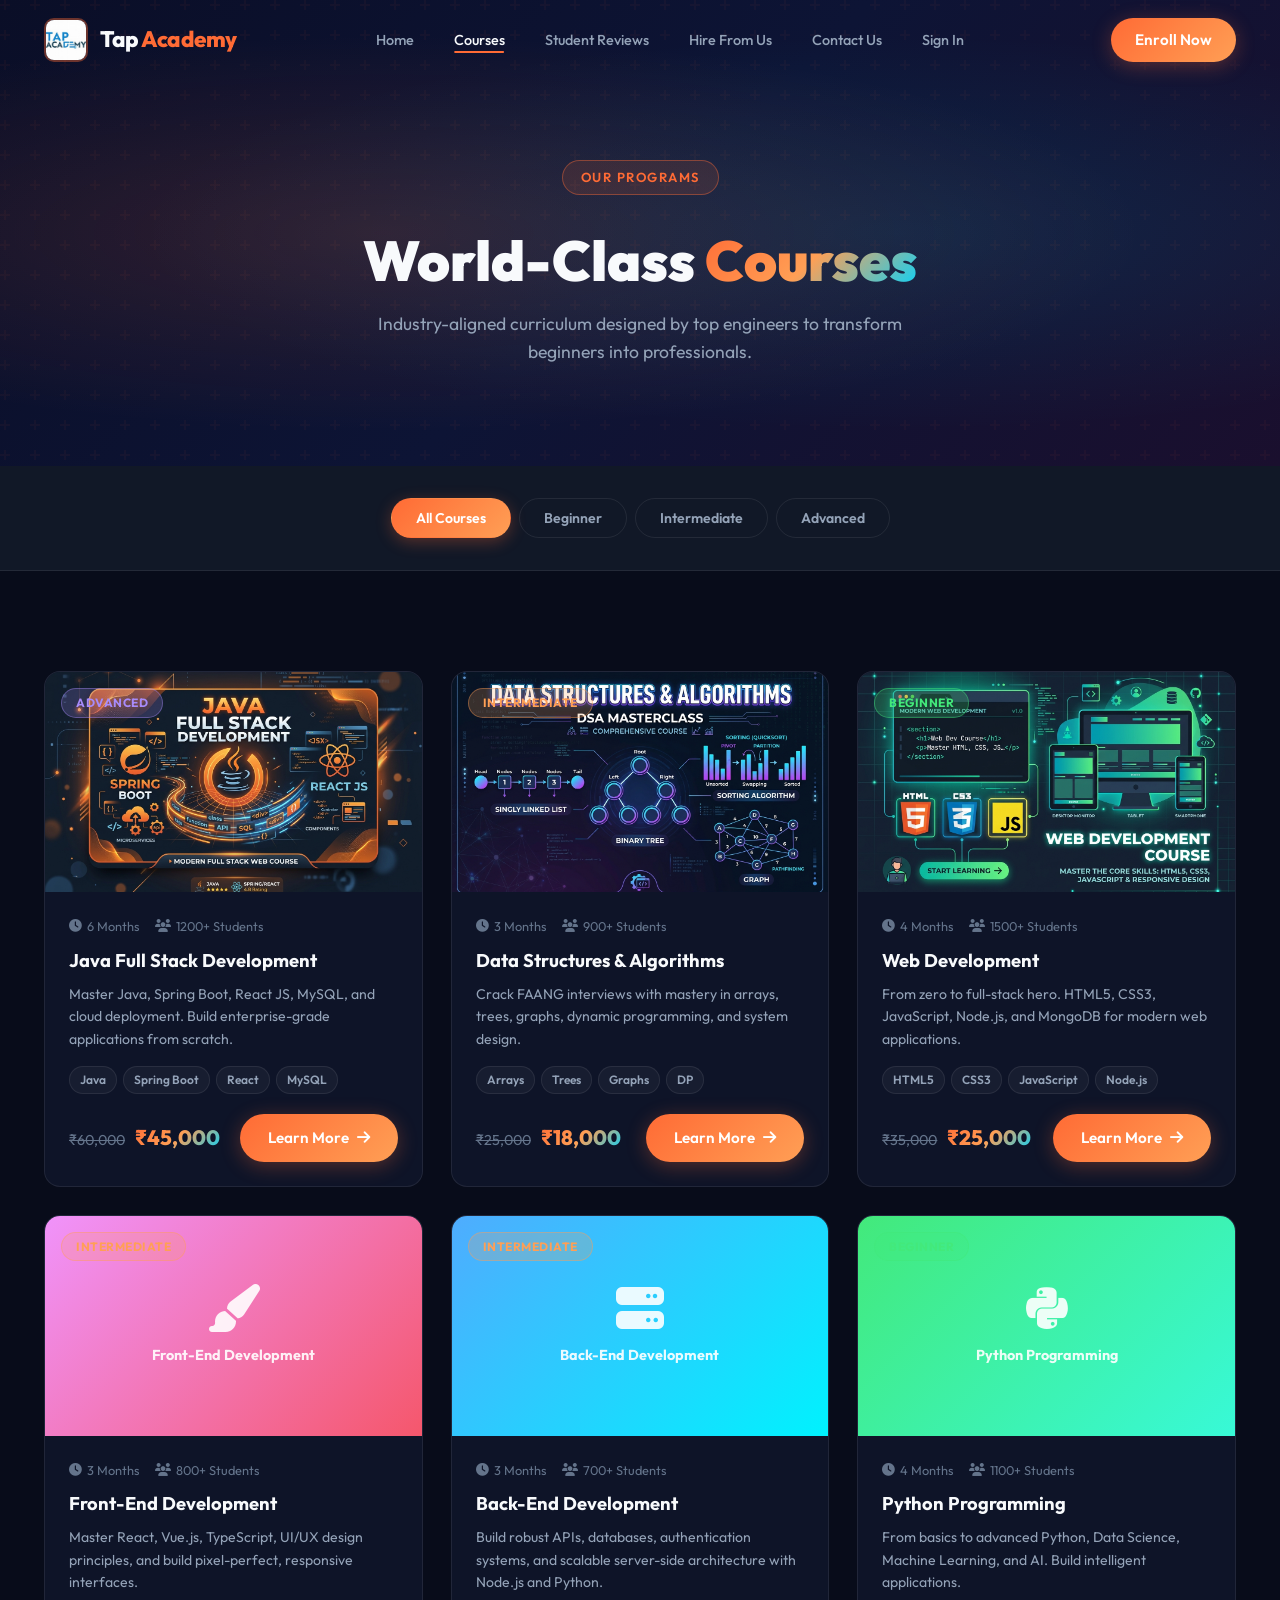
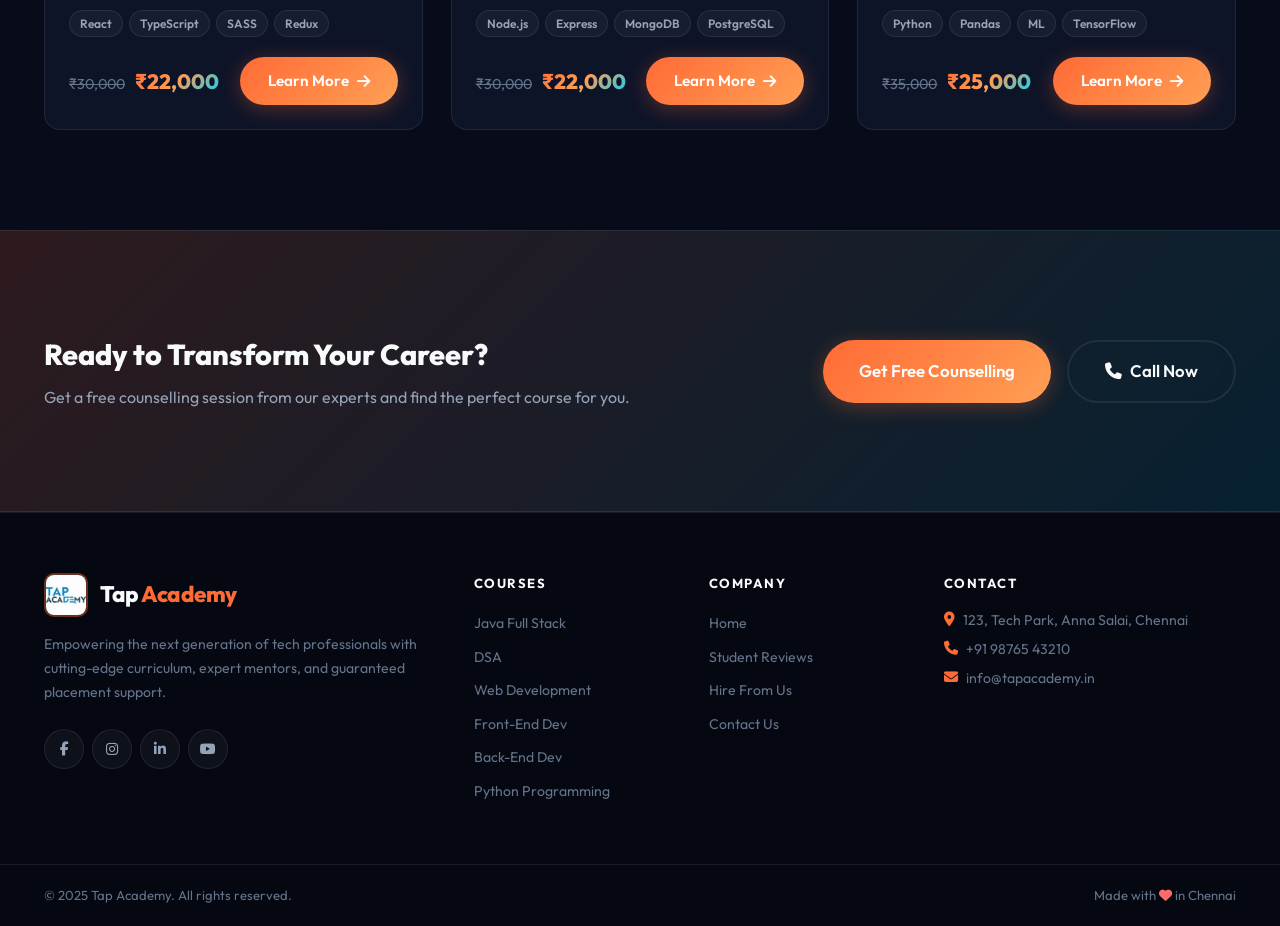
<file: courses.html>
<!DOCTYPE html>
<html lang="en">
<head>
  <meta charset="UTF-8" />
  <meta name="viewport" content="width=device-width, initial-scale=1.0" />
  <meta name="description" content="Explore Tap Academy's premium courses – Java Full Stack, DSA, Web Development, Front-End, Back-End, and Python Programming." />
  <title>Tap Academy – Learn Today, Build Tomorrow</title>
  <link rel="icon" href="assets/images/logo.jpg" />
  <link rel="stylesheet" href="assets/css/style.css" />
  <link href="https://fonts.googleapis.com/css2?family=Outfit:wght@300;400;500;600;700;800;900&family=Inter:wght@300;400;500;600;700&display=swap" rel="stylesheet" />
  <link rel="stylesheet" href="https://cdnjs.cloudflare.com/ajax/libs/font-awesome/6.5.0/css/all.min.css" />
</head>
<body>
  <!-- HEADER -->
  <header id="header" class="header">
    <nav class="navbar container">
      <div class="nav-brand">
        <img src="assets/images/logo.jpg" alt="Tap Academy Logo" class="nav-logo" id="nav-logo" />
        <span class="brand-text">Tap <span class="accent">Academy</span></span>
      </div>
      <ul class="nav-menu" id="nav-menu">
        <li><a href="index.html" class="nav-link" id="nav-home">Home</a></li>
        <li><a href="courses.html" class="nav-link active" id="nav-courses">Courses</a></li>
        <li><a href="reviews.html" class="nav-link" id="nav-reviews">Student Reviews</a></li>
        <li><a href="hire.html" class="nav-link" id="nav-hire">Hire From Us</a></li>
        <li><a href="contact.html" class="nav-link" id="nav-contact">Contact Us</a></li>
        <li><a href="index.html" class="nav-link" id="nav-signin-link">Sign In</a></li>
      </ul>
      <a href="courses.html" class="btn btn-primary nav-cta" id="nav-enroll-btn">Enroll Now</a>
      <button class="hamburger" id="hamburger" aria-label="Toggle Menu">
        <span></span><span></span><span></span>
      </button>
    </nav>
  </header>

  <!-- PAGE HERO -->
  <section class="page-hero">
    <div class="page-hero-overlay"></div>
    <div class="container page-hero-content">
      <span class="section-tag">Our Programs</span>
      <h1 class="page-hero-title">World-Class <span class="gradient-text">Courses</span></h1>
      <p>Industry-aligned curriculum designed by top engineers to transform beginners into professionals.</p>
    </div>
  </section>

  <!-- FILTER BAR -->
  <section class="filter-bar-section">
    <div class="container">
      <div class="filter-bar" id="filter-bar">
        <button class="filter-btn active" data-filter="all" id="filter-all">All Courses</button>
        <button class="filter-btn" data-filter="beginner" id="filter-beginner">Beginner</button>
        <button class="filter-btn" data-filter="intermediate" id="filter-intermediate">Intermediate</button>
        <button class="filter-btn" data-filter="advanced" id="filter-advanced">Advanced</button>
      </div>
    </div>
  </section>

  <!-- COURSES GRID -->
  <section class="courses-section section-pad">
    <div class="container">
      <div class="courses-grid" id="courses-grid">

        <!-- Java Full Stack -->
        <div class="course-card reveal" data-level="advanced" id="course-java">
          <div class="course-img-wrap">
            <img src="assets/images/java_course.jpg" alt="Java Full Stack" class="course-img" />
            <div class="course-level advanced">Advanced</div>
          </div>
          <div class="course-body">
            <div class="course-meta">
              <span><i class="fas fa-clock"></i> 6 Months</span>
              <span><i class="fas fa-users"></i> 1200+ Students</span>
            </div>
            <h3 class="course-title">Java Full Stack Development</h3>
            <p class="course-desc">Master Java, Spring Boot, React JS, MySQL, and cloud deployment. Build enterprise-grade applications from scratch.</p>
            <div class="course-skills">
              <span class="skill-tag">Java</span>
              <span class="skill-tag">Spring Boot</span>
              <span class="skill-tag">React</span>
              <span class="skill-tag">MySQL</span>
            </div>
            <div class="course-footer">
              <div class="course-price">
                <span class="price-original">₹60,000</span>
                <span class="price-current">₹45,000</span>
              </div>
              <a href="course-detail.html?id=java" class="btn btn-primary" id="learn-more-java">Learn More <i class="fas fa-arrow-right"></i></a>
            </div>
          </div>
        </div>

        <!-- DSA -->
        <div class="course-card reveal" data-level="intermediate" id="course-dsa">
          <div class="course-img-wrap">
            <img src="assets/images/dsa_course.jpg" alt="DSA Course" class="course-img" />
            <div class="course-level intermediate">Intermediate</div>
          </div>
          <div class="course-body">
            <div class="course-meta">
              <span><i class="fas fa-clock"></i> 3 Months</span>
              <span><i class="fas fa-users"></i> 900+ Students</span>
            </div>
            <h3 class="course-title">Data Structures & Algorithms</h3>
            <p class="course-desc">Crack FAANG interviews with mastery in arrays, trees, graphs, dynamic programming, and system design.</p>
            <div class="course-skills">
              <span class="skill-tag">Arrays</span>
              <span class="skill-tag">Trees</span>
              <span class="skill-tag">Graphs</span>
              <span class="skill-tag">DP</span>
            </div>
            <div class="course-footer">
              <div class="course-price">
                <span class="price-original">₹25,000</span>
                <span class="price-current">₹18,000</span>
              </div>
              <a href="course-detail.html?id=dsa" class="btn btn-primary" id="learn-more-dsa">Learn More <i class="fas fa-arrow-right"></i></a>
            </div>
          </div>
        </div>

        <!-- Web Development -->
        <div class="course-card reveal" data-level="beginner" id="course-web">
          <div class="course-img-wrap">
            <img src="assets/images/web_course.jpg" alt="Web Development" class="course-img" />
            <div class="course-level beginner">Beginner</div>
          </div>
          <div class="course-body">
            <div class="course-meta">
              <span><i class="fas fa-clock"></i> 4 Months</span>
              <span><i class="fas fa-users"></i> 1500+ Students</span>
            </div>
            <h3 class="course-title">Web Development</h3>
            <p class="course-desc">From zero to full-stack hero. HTML5, CSS3, JavaScript, Node.js, and MongoDB for modern web applications.</p>
            <div class="course-skills">
              <span class="skill-tag">HTML5</span>
              <span class="skill-tag">CSS3</span>
              <span class="skill-tag">JavaScript</span>
              <span class="skill-tag">Node.js</span>
            </div>
            <div class="course-footer">
              <div class="course-price">
                <span class="price-original">₹35,000</span>
                <span class="price-current">₹25,000</span>
              </div>
              <a href="course-detail.html?id=web" class="btn btn-primary" id="learn-more-web">Learn More <i class="fas fa-arrow-right"></i></a>
            </div>
          </div>
        </div>

        <!-- Front-End -->
        <div class="course-card reveal" data-level="intermediate" id="course-frontend">
          <div class="course-img-wrap">
            <div class="course-img-placeholder" style="background: linear-gradient(135deg, #f093fb 0%, #f5576c 100%);">
              <i class="fas fa-paint-brush"></i>
              <span>Front-End Development</span>
            </div>
            <div class="course-level intermediate">Intermediate</div>
          </div>
          <div class="course-body">
            <div class="course-meta">
              <span><i class="fas fa-clock"></i> 3 Months</span>
              <span><i class="fas fa-users"></i> 800+ Students</span>
            </div>
            <h3 class="course-title">Front-End Development</h3>
            <p class="course-desc">Master React, Vue.js, TypeScript, UI/UX design principles, and build pixel-perfect, responsive interfaces.</p>
            <div class="course-skills">
              <span class="skill-tag">React</span>
              <span class="skill-tag">TypeScript</span>
              <span class="skill-tag">SASS</span>
              <span class="skill-tag">Redux</span>
            </div>
            <div class="course-footer">
              <div class="course-price">
                <span class="price-original">₹30,000</span>
                <span class="price-current">₹22,000</span>
              </div>
              <a href="course-detail.html?id=frontend" class="btn btn-primary" id="learn-more-frontend">Learn More <i class="fas fa-arrow-right"></i></a>
            </div>
          </div>
        </div>

        <!-- Back-End -->
        <div class="course-card reveal" data-level="intermediate" id="course-backend">
          <div class="course-img-wrap">
            <div class="course-img-placeholder" style="background: linear-gradient(135deg, #4facfe 0%, #00f2fe 100%);">
              <i class="fas fa-server"></i>
              <span>Back-End Development</span>
            </div>
            <div class="course-level intermediate">Intermediate</div>
          </div>
          <div class="course-body">
            <div class="course-meta">
              <span><i class="fas fa-clock"></i> 3 Months</span>
              <span><i class="fas fa-users"></i> 700+ Students</span>
            </div>
            <h3 class="course-title">Back-End Development</h3>
            <p class="course-desc">Build robust APIs, databases, authentication systems, and scalable server-side architecture with Node.js and Python.</p>
            <div class="course-skills">
              <span class="skill-tag">Node.js</span>
              <span class="skill-tag">Express</span>
              <span class="skill-tag">MongoDB</span>
              <span class="skill-tag">PostgreSQL</span>
            </div>
            <div class="course-footer">
              <div class="course-price">
                <span class="price-original">₹30,000</span>
                <span class="price-current">₹22,000</span>
              </div>
              <a href="course-detail.html?id=backend" class="btn btn-primary" id="learn-more-backend">Learn More <i class="fas fa-arrow-right"></i></a>
            </div>
          </div>
        </div>

        <!-- Python -->
        <div class="course-card reveal" data-level="beginner" id="course-python">
          <div class="course-img-wrap">
            <div class="course-img-placeholder" style="background: linear-gradient(135deg, #43e97b 0%, #38f9d7 100%);">
              <i class="fab fa-python"></i>
              <span>Python Programming</span>
            </div>
            <div class="course-level beginner">Beginner</div>
          </div>
          <div class="course-body">
            <div class="course-meta">
              <span><i class="fas fa-clock"></i> 4 Months</span>
              <span><i class="fas fa-users"></i> 1100+ Students</span>
            </div>
            <h3 class="course-title">Python Programming</h3>
            <p class="course-desc">From basics to advanced Python, Data Science, Machine Learning, and AI. Build intelligent applications.</p>
            <div class="course-skills">
              <span class="skill-tag">Python</span>
              <span class="skill-tag">Pandas</span>
              <span class="skill-tag">ML</span>
              <span class="skill-tag">TensorFlow</span>
            </div>
            <div class="course-footer">
              <div class="course-price">
                <span class="price-original">₹35,000</span>
                <span class="price-current">₹25,000</span>
              </div>
              <a href="course-detail.html?id=python" class="btn btn-primary" id="learn-more-python">Learn More <i class="fas fa-arrow-right"></i></a>
            </div>
          </div>
        </div>

      </div>
    </div>
  </section>

  <!-- CTA BANNER -->
  <section class="cta-banner section-pad">
    <div class="container cta-inner">
      <div class="cta-text">
        <h2>Ready to Transform Your Career?</h2>
        <p>Get a free counselling session from our experts and find the perfect course for you.</p>
      </div>
      <div class="cta-actions">
        <a href="contact.html" class="btn btn-primary btn-large" id="free-counselling-btn">Get Free Counselling</a>
        <a href="tel:+919876543210" class="btn btn-outline btn-large" id="call-now-btn"><i class="fas fa-phone"></i> Call Now</a>
      </div>
    </div>
  </section>

  <!-- FOOTER -->
  <footer class="footer" id="main-footer">
    <div class="footer-top">
      <div class="container footer-grid">
        <div class="footer-brand">
          <div class="nav-brand">
            <img src="assets/images/logo.jpg" alt="Tap Academy" class="nav-logo" />
            <span class="brand-text">Tap <span class="accent">Academy</span></span>
          </div>
          <p class="footer-desc">Empowering the next generation of tech professionals with cutting-edge curriculum, expert mentors, and guaranteed placement support.</p>
          <div class="footer-social" id="footer-social">
            <a href="#" class="social-icon" id="social-fb"><i class="fab fa-facebook-f"></i></a>
            <a href="#" class="social-icon" id="social-insta"><i class="fab fa-instagram"></i></a>
            <a href="#" class="social-icon" id="social-linkedin"><i class="fab fa-linkedin-in"></i></a>
            <a href="#" class="social-icon" id="social-youtube"><i class="fab fa-youtube"></i></a>
          </div>
        </div>
        <div class="footer-links">
          <h4>Courses</h4>
          <ul>
            <li><a href="course-detail.html?id=java">Java Full Stack</a></li>
            <li><a href="course-detail.html?id=dsa">DSA</a></li>
            <li><a href="course-detail.html?id=web">Web Development</a></li>
            <li><a href="course-detail.html?id=frontend">Front-End Dev</a></li>
            <li><a href="course-detail.html?id=backend">Back-End Dev</a></li>
            <li><a href="course-detail.html?id=python">Python Programming</a></li>
          </ul>
        </div>
        <div class="footer-links">
          <h4>Company</h4>
          <ul>
            <li><a href="index.html">Home</a></li>
            <li><a href="reviews.html">Student Reviews</a></li>
            <li><a href="hire.html">Hire From Us</a></li>
            <li><a href="contact.html">Contact Us</a></li>
          </ul>
        </div>
        <div class="footer-contact">
          <h4>Contact</h4>
          <p><i class="fas fa-map-marker-alt"></i> 123, Tech Park, Anna Salai, Chennai</p>
          <p><i class="fas fa-phone"></i> +91 98765 43210</p>
          <p><i class="fas fa-envelope"></i> info@tapacademy.in</p>
        </div>
      </div>
    </div>
    <div class="footer-bottom">
      <div class="container footer-bottom-inner">
        <p>&copy; 2025 Tap Academy. All rights reserved.</p>
        <p>Made with <i class="fas fa-heart" style="color:#ff6b6b;"></i> in Chennai</p>
      </div>
    </div>
  </footer>

  <script src="assets/js/main.js"></script>
  <script>
    // Filter courses
    document.querySelectorAll('.filter-btn').forEach(btn => {
      btn.addEventListener('click', function() {
        document.querySelectorAll('.filter-btn').forEach(b => b.classList.remove('active'));
        this.classList.add('active');
        const filter = this.dataset.filter;
        document.querySelectorAll('.course-card').forEach(card => {
          if (filter === 'all' || card.dataset.level === filter) {
            card.style.display = '';
            card.style.opacity = '1';
          } else {
            card.style.opacity = '0';
            setTimeout(() => card.style.display = 'none', 300);
          }
        });
      });
    });
  </script>
</body>
</html>
</file>
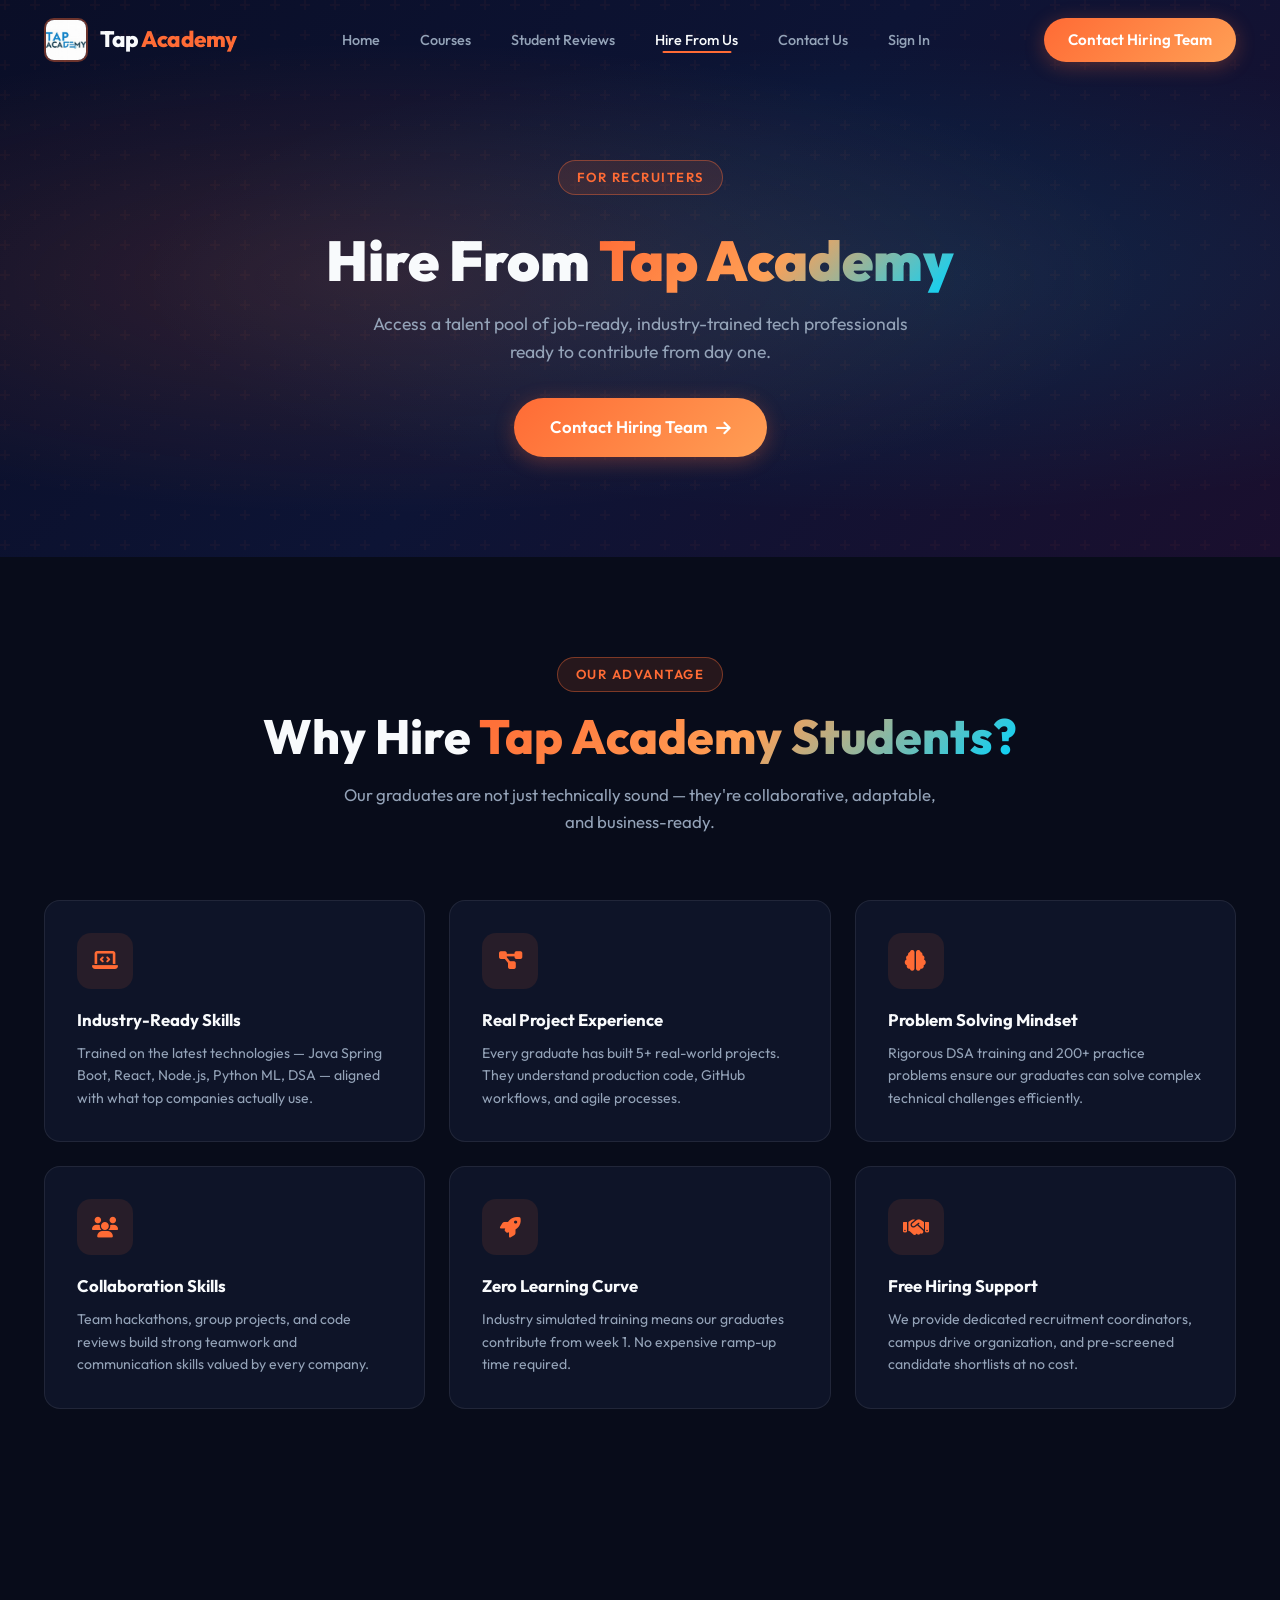
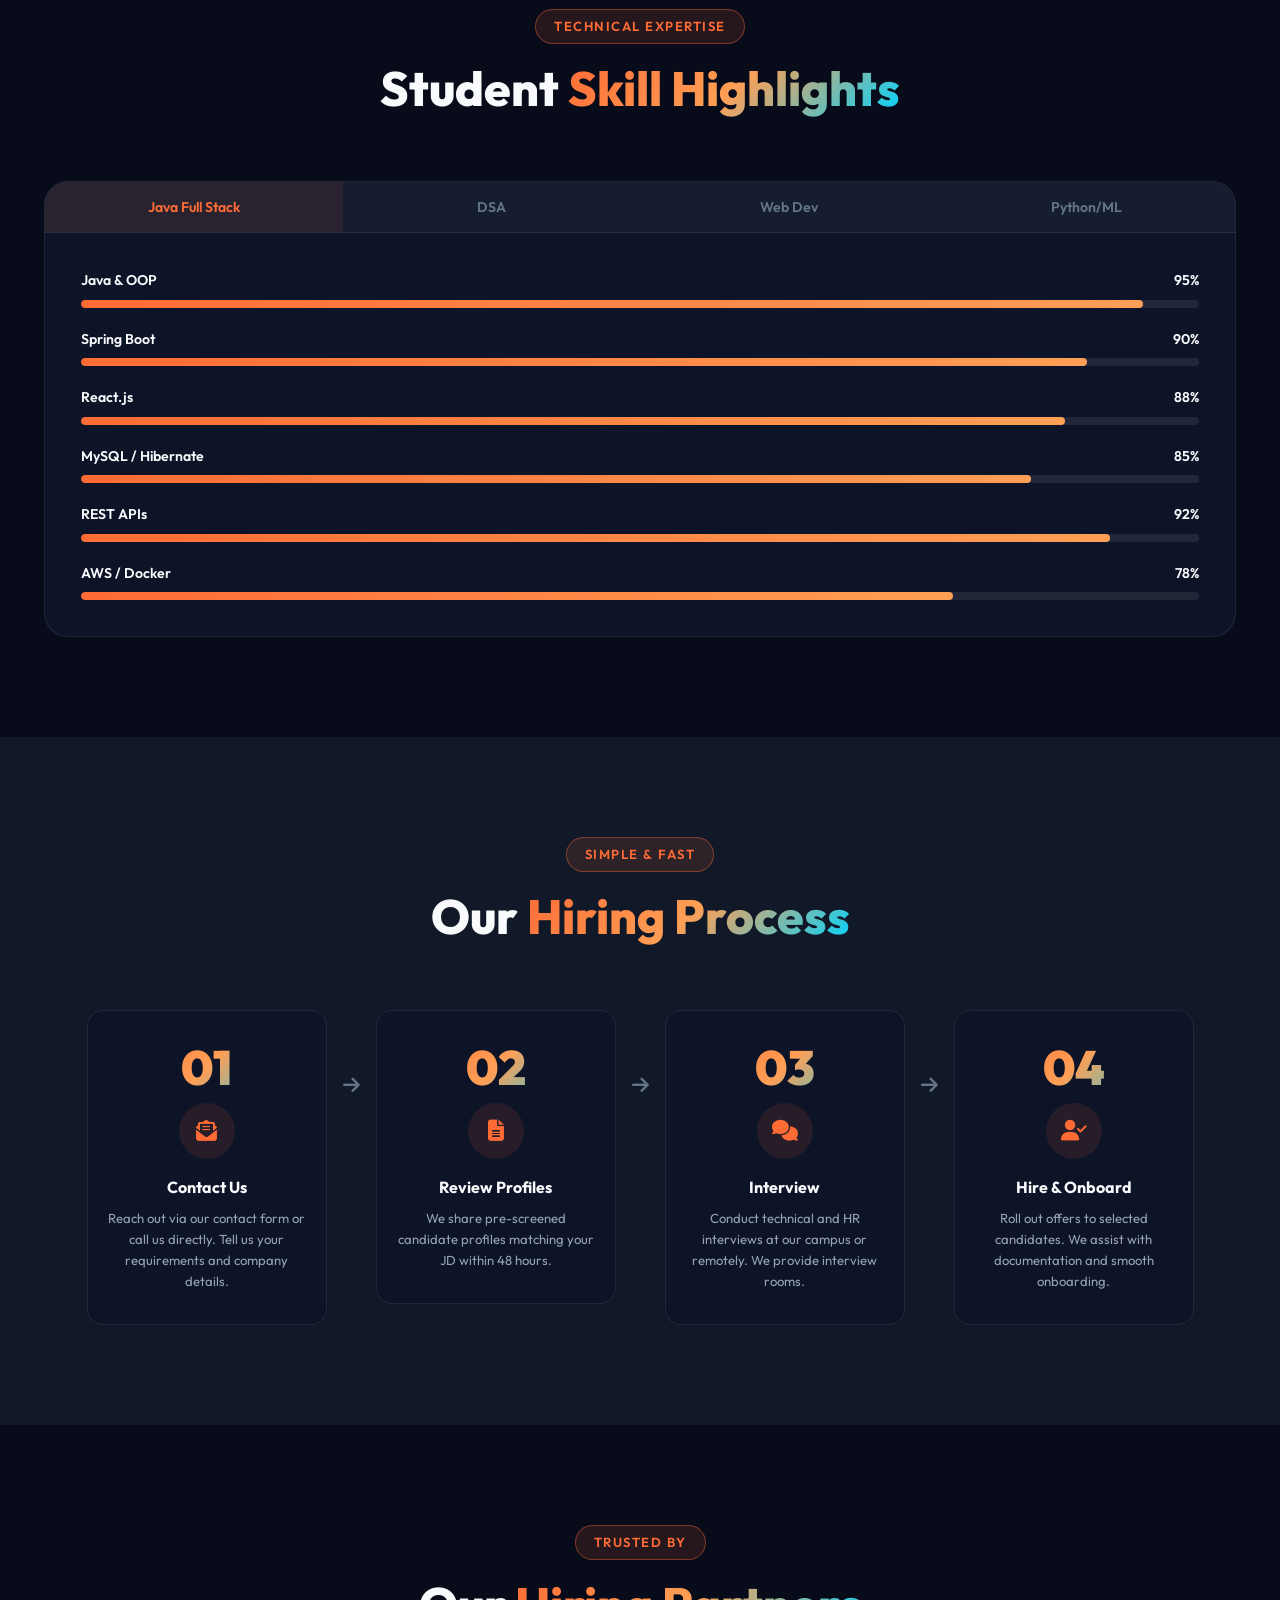
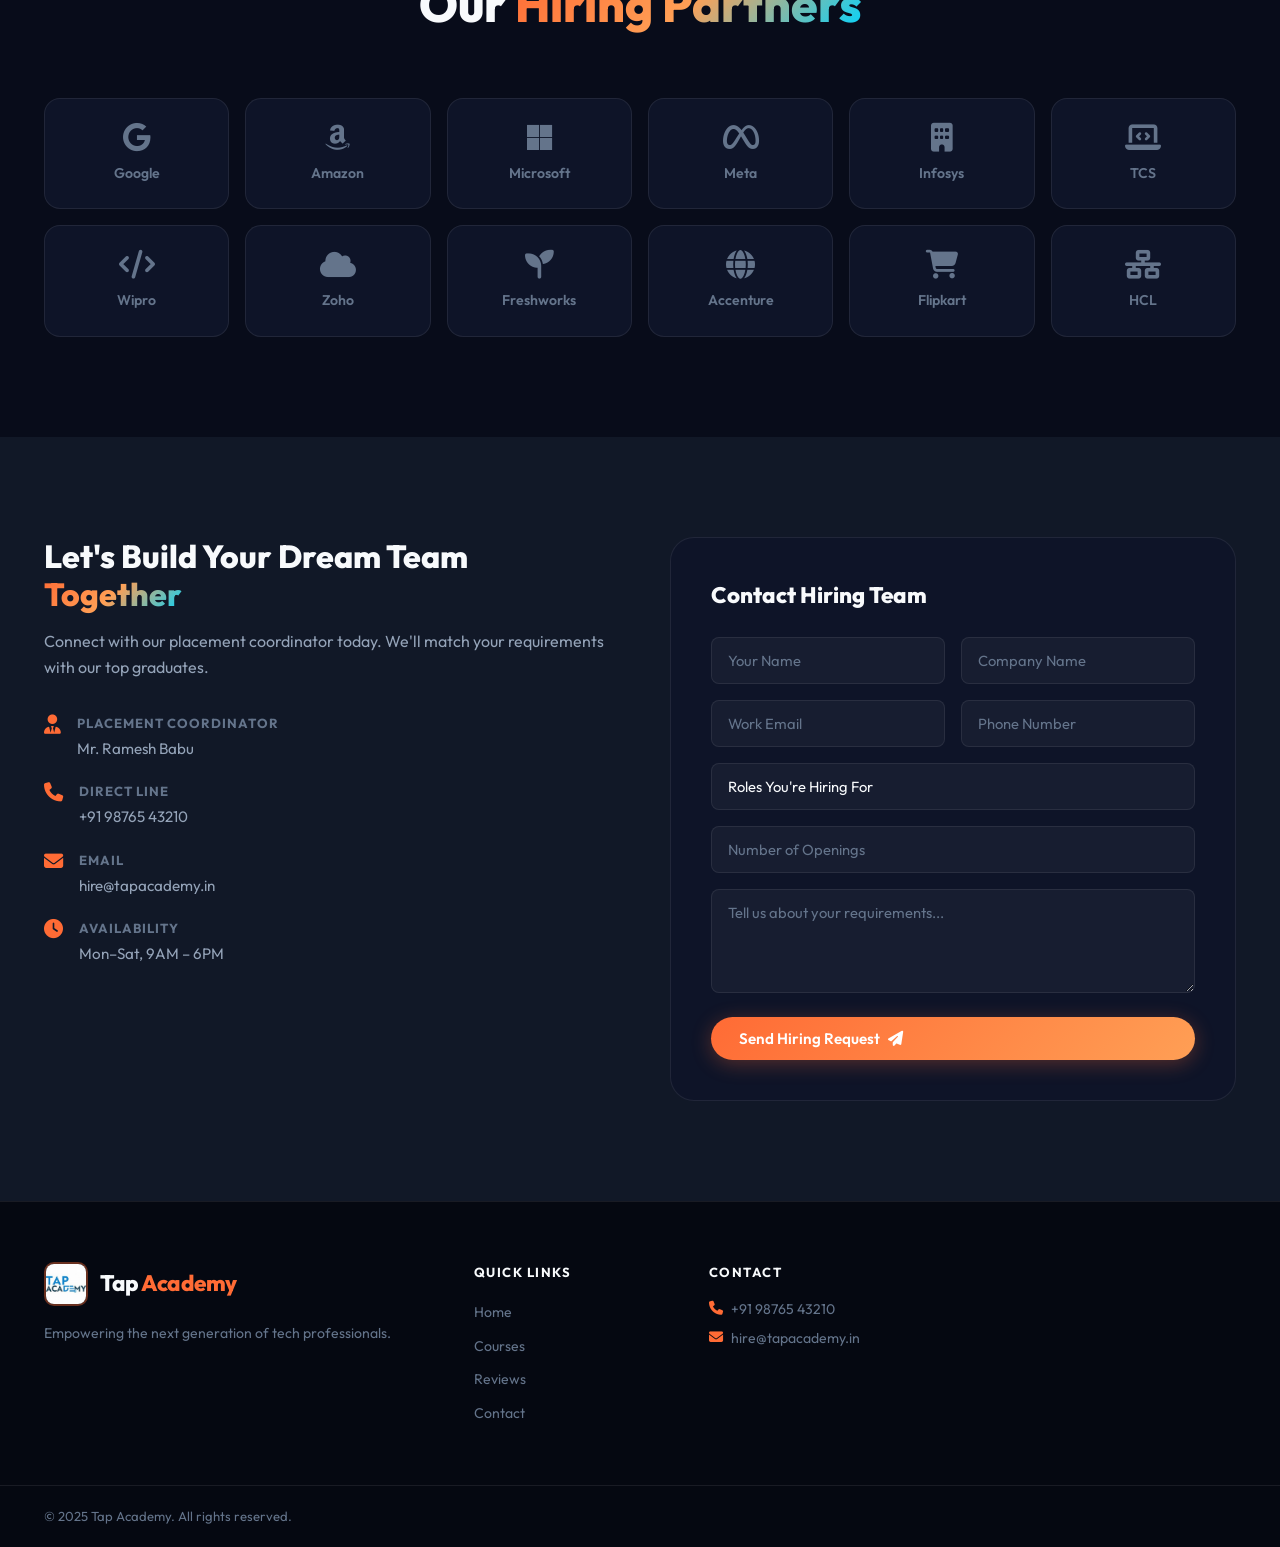
<file: hire.html>
<!DOCTYPE html>
<html lang="en">
<head>
  <meta charset="UTF-8" />
  <meta name="viewport" content="width=device-width, initial-scale=1.0" />
  <meta name="description" content="Hire talented tech professionals from Tap Academy. Our graduates are trained by industry experts and ready to contribute from day one." />
  <title>Tap Academy – Learn Today, Build Tomorrow</title>
  <link rel="icon" href="assets/images/logo.jpg" />
  <link rel="stylesheet" href="assets/css/style.css" />
  <link href="https://fonts.googleapis.com/css2?family=Outfit:wght@300;400;500;600;700;800;900&family=Inter:wght@300;400;500;600;700&display=swap" rel="stylesheet" />
  <link rel="stylesheet" href="https://cdnjs.cloudflare.com/ajax/libs/font-awesome/6.5.0/css/all.min.css" />
</head>
<body>
  <!-- HEADER -->
  <header id="header" class="header">
    <nav class="navbar container">
      <div class="nav-brand">
        <img src="assets/images/logo.jpg" alt="Tap Academy Logo" class="nav-logo" />
        <span class="brand-text">Tap <span class="accent">Academy</span></span>
      </div>
      <ul class="nav-menu" id="nav-menu">
        <li><a href="index.html" class="nav-link">Home</a></li>
        <li><a href="courses.html" class="nav-link">Courses</a></li>
        <li><a href="reviews.html" class="nav-link">Student Reviews</a></li>
        <li><a href="hire.html" class="nav-link active">Hire From Us</a></li>
        <li><a href="contact.html" class="nav-link" id="nav-contact">Contact Us</a></li>
        <li><a href="index.html" class="nav-link" id="nav-signin-link">Sign In</a></li>
      </ul>
      <a href="#hire-contact-section" class="btn btn-primary nav-cta" id="nav-contact-hiring-btn">Contact Hiring Team</a>
      <button class="hamburger" id="hamburger" aria-label="Toggle Menu">
        <span></span><span></span><span></span>
      </button>
    </nav>
  </header>

  <!-- PAGE HERO -->
  <section class="page-hero hire-hero">
    <div class="page-hero-overlay"></div>
    <div class="container page-hero-content">
      <span class="section-tag">For Recruiters</span>
      <h1 class="page-hero-title">Hire From <span class="gradient-text">Tap Academy</span></h1>
      <p>Access a talent pool of job-ready, industry-trained tech professionals ready to contribute from day one.</p>
      <a href="#hire-contact-section" class="btn btn-primary btn-large mt-2" id="hire-cta-btn">Contact Hiring Team <i class="fas fa-arrow-right"></i></a>
    </div>
  </section>

  <!-- WHY HIRE US -->
  <section class="section-pad hire-why-section">
    <div class="container">
      <div class="section-header">
        <span class="section-tag">Our Advantage</span>
        <h2 class="section-title">Why Hire <span class="gradient-text">Tap Academy Students?</span></h2>
        <p class="section-subtitle">Our graduates are not just technically sound — they're collaborative, adaptable, and business-ready.</p>
      </div>
      <div class="why-hire-grid">
        <div class="why-hire-card reveal" id="why-hire-1">
          <div class="why-hire-icon"><i class="fas fa-laptop-code"></i></div>
          <h3>Industry-Ready Skills</h3>
          <p>Trained on the latest technologies — Java Spring Boot, React, Node.js, Python ML, DSA — aligned with what top companies actually use.</p>
        </div>
        <div class="why-hire-card reveal" id="why-hire-2">
          <div class="why-hire-icon"><i class="fas fa-project-diagram"></i></div>
          <h3>Real Project Experience</h3>
          <p>Every graduate has built 5+ real-world projects. They understand production code, GitHub workflows, and agile processes.</p>
        </div>
        <div class="why-hire-card reveal" id="why-hire-3">
          <div class="why-hire-icon"><i class="fas fa-brain"></i></div>
          <h3>Problem Solving Mindset</h3>
          <p>Rigorous DSA training and 200+ practice problems ensure our graduates can solve complex technical challenges efficiently.</p>
        </div>
        <div class="why-hire-card reveal" id="why-hire-4">
          <div class="why-hire-icon"><i class="fas fa-users"></i></div>
          <h3>Collaboration Skills</h3>
          <p>Team hackathons, group projects, and code reviews build strong teamwork and communication skills valued by every company.</p>
        </div>
        <div class="why-hire-card reveal" id="why-hire-5">
          <div class="why-hire-icon"><i class="fas fa-rocket"></i></div>
          <h3>Zero Learning Curve</h3>
          <p>Industry simulated training means our graduates contribute from week 1. No expensive ramp-up time required.</p>
        </div>
        <div class="why-hire-card reveal" id="why-hire-6">
          <div class="why-hire-icon"><i class="fas fa-handshake"></i></div>
          <h3>Free Hiring Support</h3>
          <p>We provide dedicated recruitment coordinators, campus drive organization, and pre-screened candidate shortlists at no cost.</p>
        </div>
      </div>
    </div>
  </section>

  <!-- STUDENT SKILLS -->
  <section class="skills-showcase section-pad" id="skills-section">
    <div class="container">
      <div class="section-header">
        <span class="section-tag">Technical Expertise</span>
        <h2 class="section-title">Student <span class="gradient-text">Skill Highlights</span></h2>
      </div>
      <div class="skills-tabs-wrap">
        <div class="skills-tab-nav" id="skills-tab-nav">
          <button class="skill-tab-btn active" data-skillcat="java" id="skill-tab-java">Java Full Stack</button>
          <button class="skill-tab-btn" data-skillcat="dsa" id="skill-tab-dsa">DSA</button>
          <button class="skill-tab-btn" data-skillcat="web" id="skill-tab-web">Web Dev</button>
          <button class="skill-tab-btn" data-skillcat="python" id="skill-tab-python">Python/ML</button>
        </div>
        <div class="skills-content" id="skills-content">
          <div class="skills-cat active" id="skillcat-java">
            <div class="skills-bars">
              <div class="skill-bar-item">
                <div class="sb-label"><span>Java & OOP</span><span>95%</span></div>
                <div class="sb-track"><div class="sb-fill" data-width="95"></div></div>
              </div>
              <div class="skill-bar-item">
                <div class="sb-label"><span>Spring Boot</span><span>90%</span></div>
                <div class="sb-track"><div class="sb-fill" data-width="90"></div></div>
              </div>
              <div class="skill-bar-item">
                <div class="sb-label"><span>React.js</span><span>88%</span></div>
                <div class="sb-track"><div class="sb-fill" data-width="88"></div></div>
              </div>
              <div class="skill-bar-item">
                <div class="sb-label"><span>MySQL / Hibernate</span><span>85%</span></div>
                <div class="sb-track"><div class="sb-fill" data-width="85"></div></div>
              </div>
              <div class="skill-bar-item">
                <div class="sb-label"><span>REST APIs</span><span>92%</span></div>
                <div class="sb-track"><div class="sb-fill" data-width="92"></div></div>
              </div>
              <div class="skill-bar-item">
                <div class="sb-label"><span>AWS / Docker</span><span>78%</span></div>
                <div class="sb-track"><div class="sb-fill" data-width="78"></div></div>
              </div>
            </div>
          </div>
          <div class="skills-cat" id="skillcat-dsa">
            <div class="skills-bars">
              <div class="skill-bar-item">
                <div class="sb-label"><span>Arrays & Strings</span><span>95%</span></div>
                <div class="sb-track"><div class="sb-fill" data-width="95"></div></div>
              </div>
              <div class="skill-bar-item">
                <div class="sb-label"><span>Trees & Graphs</span><span>90%</span></div>
                <div class="sb-track"><div class="sb-fill" data-width="90"></div></div>
              </div>
              <div class="skill-bar-item">
                <div class="sb-label"><span>Dynamic Programming</span><span>85%</span></div>
                <div class="sb-track"><div class="sb-fill" data-width="85"></div></div>
              </div>
              <div class="skill-bar-item">
                <div class="sb-label"><span>System Design</span><span>82%</span></div>
                <div class="sb-track"><div class="sb-fill" data-width="82"></div></div>
              </div>
            </div>
          </div>
          <div class="skills-cat" id="skillcat-web">
            <div class="skills-bars">
              <div class="skill-bar-item">
                <div class="sb-label"><span>HTML5 / CSS3</span><span>98%</span></div>
                <div class="sb-track"><div class="sb-fill" data-width="98"></div></div>
              </div>
              <div class="skill-bar-item">
                <div class="sb-label"><span>JavaScript / ES6+</span><span>92%</span></div>
                <div class="sb-track"><div class="sb-fill" data-width="92"></div></div>
              </div>
              <div class="skill-bar-item">
                <div class="sb-label"><span>Node.js / Express</span><span>88%</span></div>
                <div class="sb-track"><div class="sb-fill" data-width="88"></div></div>
              </div>
              <div class="skill-bar-item">
                <div class="sb-label"><span>MongoDB</span><span>85%</span></div>
                <div class="sb-track"><div class="sb-fill" data-width="85"></div></div>
              </div>
            </div>
          </div>
          <div class="skills-cat" id="skillcat-python">
            <div class="skills-bars">
              <div class="skill-bar-item">
                <div class="sb-label"><span>Python / OOP</span><span>94%</span></div>
                <div class="sb-track"><div class="sb-fill" data-width="94"></div></div>
              </div>
              <div class="skill-bar-item">
                <div class="sb-label"><span>Pandas / NumPy</span><span>90%</span></div>
                <div class="sb-track"><div class="sb-fill" data-width="90"></div></div>
              </div>
              <div class="skill-bar-item">
                <div class="sb-label"><span>Scikit-learn / ML</span><span>85%</span></div>
                <div class="sb-track"><div class="sb-fill" data-width="85"></div></div>
              </div>
              <div class="skill-bar-item">
                <div class="sb-label"><span>TensorFlow / Deep Learning</span><span>78%</span></div>
                <div class="sb-track"><div class="sb-fill" data-width="78"></div></div>
              </div>
            </div>
          </div>
        </div>
      </div>
    </div>
  </section>

  <!-- HIRING PROCESS -->
  <section class="hiring-process-section section-pad">
    <div class="container">
      <div class="section-header">
        <span class="section-tag">Simple & Fast</span>
        <h2 class="section-title">Our <span class="gradient-text">Hiring Process</span></h2>
      </div>
      <div class="process-steps">
        <div class="process-step reveal" id="process-step-1">
          <div class="ps-number">01</div>
          <div class="ps-icon"><i class="fas fa-envelope-open-text"></i></div>
          <h3>Contact Us</h3>
          <p>Reach out via our contact form or call us directly. Tell us your requirements and company details.</p>
        </div>
        <div class="process-arrow"><i class="fas fa-arrow-right"></i></div>
        <div class="process-step reveal" id="process-step-2">
          <div class="ps-number">02</div>
          <div class="ps-icon"><i class="fas fa-file-alt"></i></div>
          <h3>Review Profiles</h3>
          <p>We share pre-screened candidate profiles matching your JD within 48 hours.</p>
        </div>
        <div class="process-arrow"><i class="fas fa-arrow-right"></i></div>
        <div class="process-step reveal" id="process-step-3">
          <div class="ps-number">03</div>
          <div class="ps-icon"><i class="fas fa-comments"></i></div>
          <h3>Interview</h3>
          <p>Conduct technical and HR interviews at our campus or remotely. We provide interview rooms.</p>
        </div>
        <div class="process-arrow"><i class="fas fa-arrow-right"></i></div>
        <div class="process-step reveal" id="process-step-4">
          <div class="ps-number">04</div>
          <div class="ps-icon"><i class="fas fa-user-check"></i></div>
          <h3>Hire & Onboard</h3>
          <p>Roll out offers to selected candidates. We assist with documentation and smooth onboarding.</p>
        </div>
      </div>
    </div>
  </section>

  <!-- COMPANY PARTNERS -->
  <section class="partners-section section-pad">
    <div class="container">
      <div class="section-header">
        <span class="section-tag">Trusted By</span>
        <h2 class="section-title">Our <span class="gradient-text">Hiring Partners</span></h2>
      </div>
      <div class="partners-grid">
        <div class="partner-card reveal" id="partner-google"><i class="fab fa-google"></i><span>Google</span></div>
        <div class="partner-card reveal" id="partner-amazon"><i class="fab fa-amazon"></i><span>Amazon</span></div>
        <div class="partner-card reveal" id="partner-microsoft"><i class="fab fa-microsoft"></i><span>Microsoft</span></div>
        <div class="partner-card reveal" id="partner-meta"><i class="fab fa-meta"></i><span>Meta</span></div>
        <div class="partner-card reveal" id="partner-infosys"><i class="fas fa-building"></i><span>Infosys</span></div>
        <div class="partner-card reveal" id="partner-tcs"><i class="fas fa-laptop-code"></i><span>TCS</span></div>
        <div class="partner-card reveal" id="partner-wipro"><i class="fas fa-code"></i><span>Wipro</span></div>
        <div class="partner-card reveal" id="partner-zoho"><i class="fas fa-cloud"></i><span>Zoho</span></div>
        <div class="partner-card reveal" id="partner-freshworks"><i class="fas fa-seedling"></i><span>Freshworks</span></div>
        <div class="partner-card reveal" id="partner-accenture"><i class="fas fa-globe"></i><span>Accenture</span></div>
        <div class="partner-card reveal" id="partner-flipkart"><i class="fas fa-shopping-cart"></i><span>Flipkart</span></div>
        <div class="partner-card reveal" id="partner-hcl"><i class="fas fa-network-wired"></i><span>HCL</span></div>
      </div>
    </div>
  </section>

  <!-- HIRE CONTACT FORM -->
  <section class="hire-contact-section section-pad" id="hire-contact-section">
    <div class="container">
      <div class="hire-contact-inner">
        <div class="hire-contact-text">
          <h2>Let's Build Your Dream Team <span class="gradient-text">Together</span></h2>
          <p>Connect with our placement coordinator today. We'll match your requirements with our top graduates.</p>
          <div class="hire-contact-info">
            <div class="hci-item"><i class="fas fa-user-tie"></i><div><strong>Placement Coordinator</strong><span>Mr. Ramesh Babu</span></div></div>
            <div class="hci-item"><i class="fas fa-phone"></i><div><strong>Direct Line</strong><span>+91 98765 43210</span></div></div>
            <div class="hci-item"><i class="fas fa-envelope"></i><div><strong>Email</strong><span>hire@tapacademy.in</span></div></div>
            <div class="hci-item"><i class="fas fa-clock"></i><div><strong>Availability</strong><span>Mon–Sat, 9AM – 6PM</span></div></div>
          </div>
        </div>
        <div class="hire-form-wrap">
          <form class="hire-form" id="hire-form" onsubmit="submitHireForm(event)">
            <h3>Contact Hiring Team</h3>
            <div class="form-row">
              <div class="form-group">
                <input type="text" id="hire-name" placeholder="Your Name" required />
              </div>
              <div class="form-group">
                <input type="text" id="hire-company" placeholder="Company Name" required />
              </div>
            </div>
            <div class="form-row">
              <div class="form-group">
                <input type="email" id="hire-email" placeholder="Work Email" required />
              </div>
              <div class="form-group">
                <input type="tel" id="hire-phone" placeholder="Phone Number" required />
              </div>
            </div>
            <div class="form-group">
              <select id="hire-role">
                <option value="">Roles You're Hiring For</option>
                <option>Java Developer</option>
                <option>Frontend Developer</option>
                <option>Backend Developer</option>
                <option>Full Stack Developer</option>
                <option>Python Developer</option>
                <option>Data Scientist</option>
                <option>Multiple Roles</option>
              </select>
            </div>
            <div class="form-group">
              <input type="number" id="hire-openings" placeholder="Number of Openings" min="1" required />
            </div>
            <div class="form-group">
              <textarea id="hire-message" placeholder="Tell us about your requirements..." rows="4"></textarea>
            </div>
            <button type="submit" class="btn btn-primary w-full" id="submit-hire-btn">Send Hiring Request <i class="fas fa-paper-plane"></i></button>
          </form>
        </div>
      </div>
    </div>
  </section>

  <!-- FOOTER -->
  <footer class="footer">
    <div class="footer-top">
      <div class="container footer-grid">
        <div class="footer-brand">
          <div class="nav-brand">
            <img src="assets/images/logo.jpg" alt="Tap Academy" class="nav-logo" />
            <span class="brand-text">Tap <span class="accent">Academy</span></span>
          </div>
          <p class="footer-desc">Empowering the next generation of tech professionals.</p>
        </div>
        <div class="footer-links">
          <h4>Quick Links</h4>
          <ul>
            <li><a href="index.html">Home</a></li>
            <li><a href="courses.html">Courses</a></li>
            <li><a href="reviews.html">Reviews</a></li>
            <li><a href="contact.html">Contact</a></li>
          </ul>
        </div>
        <div class="footer-contact">
          <h4>Contact</h4>
          <p><i class="fas fa-phone"></i> +91 98765 43210</p>
          <p><i class="fas fa-envelope"></i> hire@tapacademy.in</p>
        </div>
      </div>
    </div>
    <div class="footer-bottom">
      <div class="container footer-bottom-inner">
        <p>&copy; 2025 Tap Academy. All rights reserved.</p>
      </div>
    </div>
  </footer>

  <script src="assets/js/main.js"></script>
  <script src="assets/js/hire.js"></script>
</body>
</html>
</file>
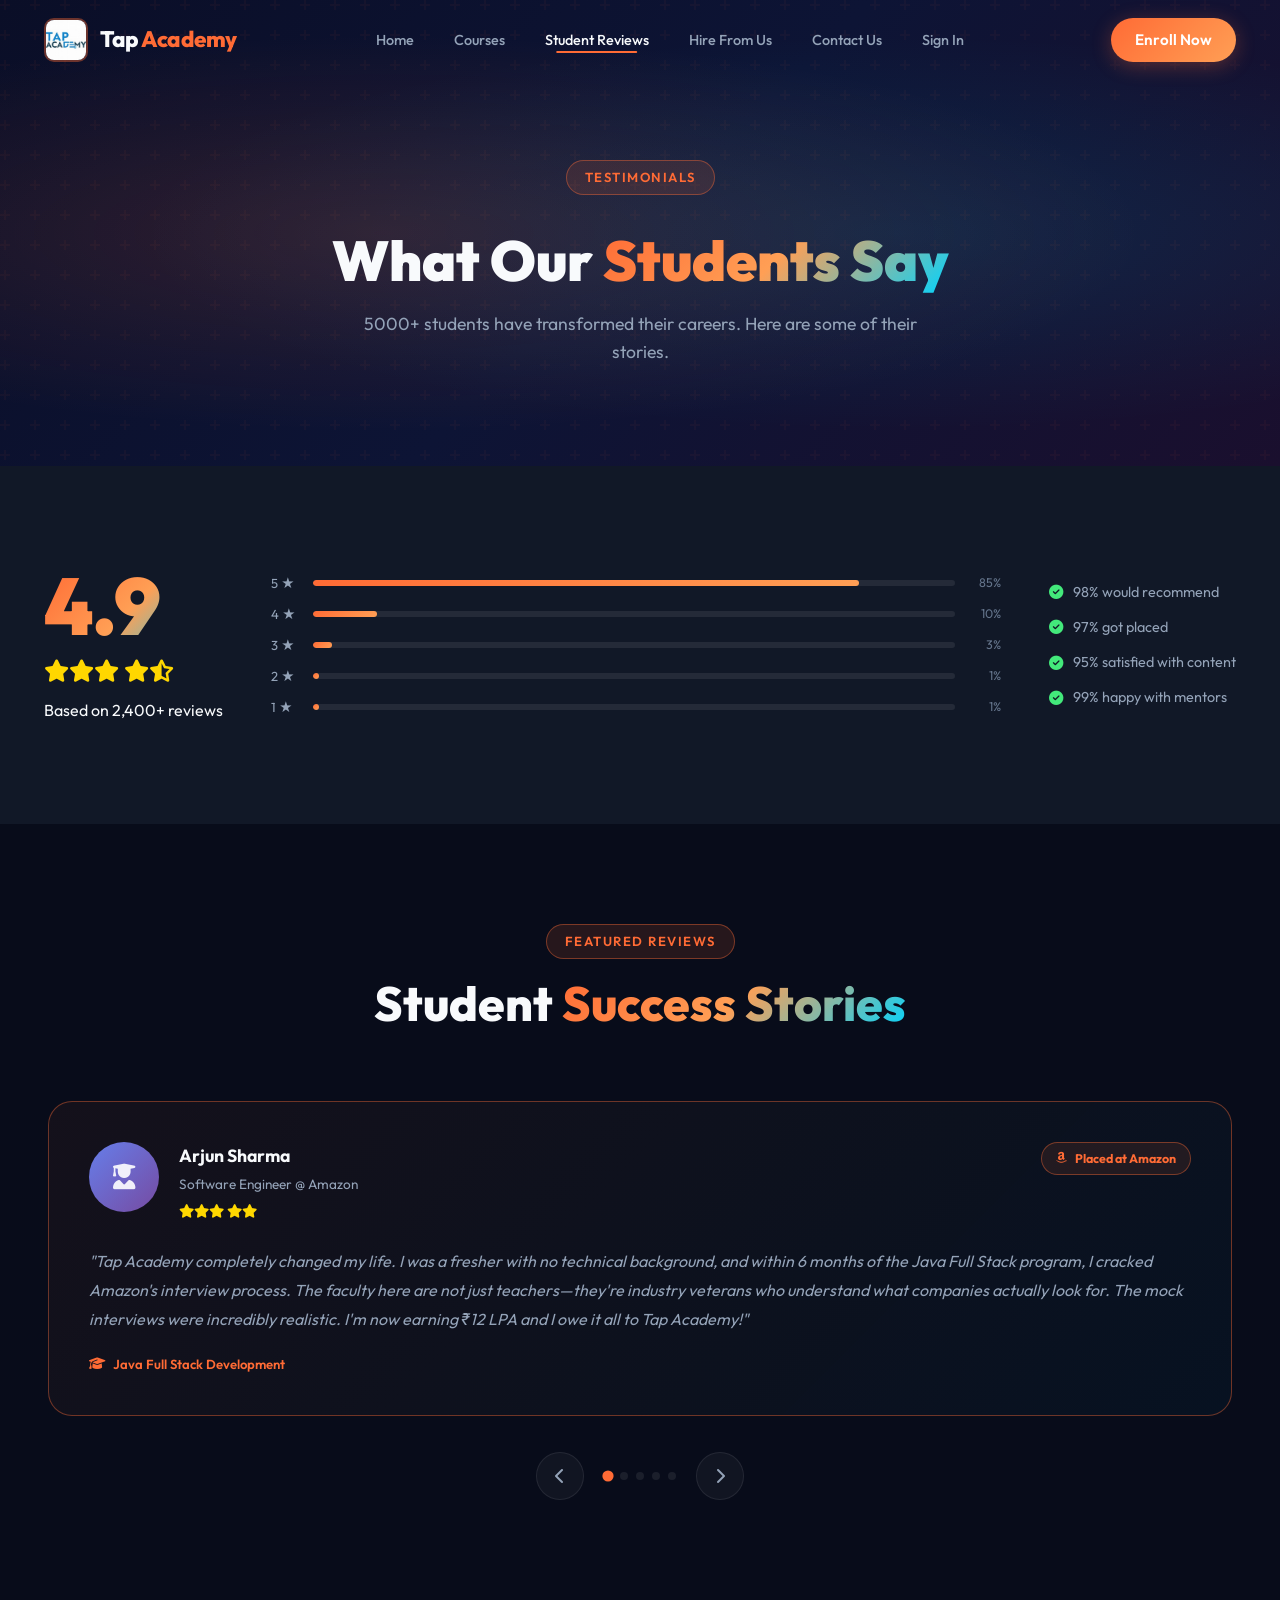
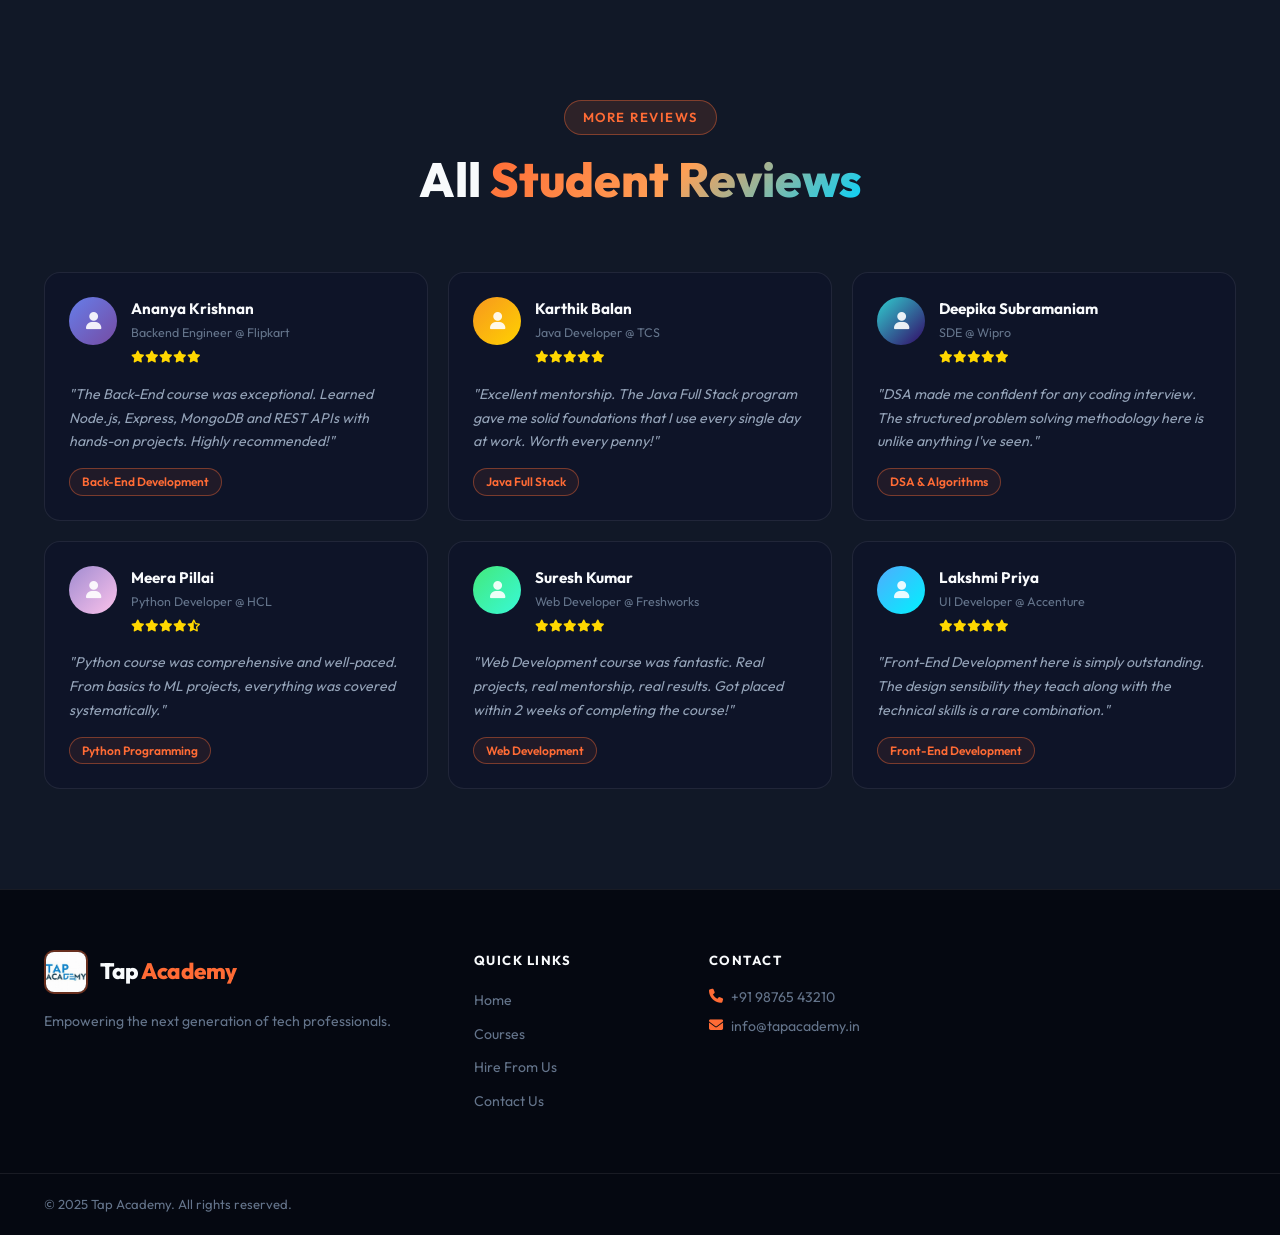
<file: reviews.html>
<!DOCTYPE html>
<html lang="en">
<head>
  <meta charset="UTF-8" />
  <meta name="viewport" content="width=device-width, initial-scale=1.0" />
  <meta name="description" content="Read what Tap Academy students say. Real reviews, ratings, and success stories from graduates placed at top tech companies." />
  <title>Tap Academy – Learn Today, Build Tomorrow</title>
  <link rel="icon" href="assets/images/logo.jpg" />
  <link rel="stylesheet" href="assets/css/style.css" />
  <link href="https://fonts.googleapis.com/css2?family=Outfit:wght@300;400;500;600;700;800;900&family=Inter:wght@300;400;500;600;700&display=swap" rel="stylesheet" />
  <link rel="stylesheet" href="https://cdnjs.cloudflare.com/ajax/libs/font-awesome/6.5.0/css/all.min.css" />
</head>
<body>
  <!-- HEADER -->
  <header id="header" class="header">
    <nav class="navbar container">
      <div class="nav-brand">
        <img src="assets/images/logo.jpg" alt="Tap Academy Logo" class="nav-logo" />
        <span class="brand-text">Tap <span class="accent">Academy</span></span>
      </div>
      <ul class="nav-menu" id="nav-menu">
        <li><a href="index.html" class="nav-link">Home</a></li>
        <li><a href="courses.html" class="nav-link">Courses</a></li>
        <li><a href="reviews.html" class="nav-link active">Student Reviews</a></li>
        <li><a href="hire.html" class="nav-link">Hire From Us</a></li>
        <li><a href="contact.html" class="nav-link" id="nav-contact">Contact Us</a></li>
        <li><a href="index.html" class="nav-link" id="nav-signin-link">Sign In</a></li>
      </ul>
      <a href="courses.html" class="btn btn-primary nav-cta" id="nav-enroll-btn">Enroll Now</a>
      <button class="hamburger" id="hamburger" aria-label="Toggle Menu">
        <span></span><span></span><span></span>
      </button>
    </nav>
  </header>

  <!-- PAGE HERO -->
  <section class="page-hero">
    <div class="page-hero-overlay"></div>
    <div class="container page-hero-content">
      <span class="section-tag">Testimonials</span>
      <h1 class="page-hero-title">What Our <span class="gradient-text">Students Say</span></h1>
      <p>5000+ students have transformed their careers. Here are some of their stories.</p>
    </div>
  </section>

  <!-- RATING OVERVIEW -->
  <section class="rating-overview section-pad">
    <div class="container">
      <div class="rating-overview-grid">
        <div class="rating-big">
          <div class="rating-score">4.9</div>
          <div class="rating-stars-big">
            <i class="fas fa-star"></i><i class="fas fa-star"></i><i class="fas fa-star"></i>
            <i class="fas fa-star"></i><i class="fas fa-star-half-alt"></i>
          </div>
          <p>Based on 2,400+ reviews</p>
        </div>
        <div class="rating-bars">
          <div class="rating-bar-item">
            <span class="rb-label">5 ★</span>
            <div class="rb-track"><div class="rb-fill" style="width:85%"></div></div>
            <span class="rb-pct">85%</span>
          </div>
          <div class="rating-bar-item">
            <span class="rb-label">4 ★</span>
            <div class="rb-track"><div class="rb-fill" style="width:10%"></div></div>
            <span class="rb-pct">10%</span>
          </div>
          <div class="rating-bar-item">
            <span class="rb-label">3 ★</span>
            <div class="rb-track"><div class="rb-fill" style="width:3%"></div></div>
            <span class="rb-pct">3%</span>
          </div>
          <div class="rating-bar-item">
            <span class="rb-label">2 ★</span>
            <div class="rb-track"><div class="rb-fill" style="width:1%"></div></div>
            <span class="rb-pct">1%</span>
          </div>
          <div class="rating-bar-item">
            <span class="rb-label">1 ★</span>
            <div class="rb-track"><div class="rb-fill" style="width:1%"></div></div>
            <span class="rb-pct">1%</span>
          </div>
        </div>
        <div class="rating-highlights">
          <div class="rh-item"><i class="fas fa-check-circle"></i> 98% would recommend</div>
          <div class="rh-item"><i class="fas fa-check-circle"></i> 97% got placed</div>
          <div class="rh-item"><i class="fas fa-check-circle"></i> 95% satisfied with content</div>
          <div class="rh-item"><i class="fas fa-check-circle"></i> 99% happy with mentors</div>
        </div>
      </div>
    </div>
  </section>

  <!-- TESTIMONIAL SLIDER -->
  <section class="testimonials-section section-pad">
    <div class="container">
      <div class="section-header">
        <span class="section-tag">Featured Reviews</span>
        <h2 class="section-title">Student <span class="gradient-text">Success Stories</span></h2>
      </div>
      <div class="slider-wrapper" id="testimonial-slider">
        <div class="slider-track" id="slider-track">
          <!-- Testimonial 1 -->
          <div class="testimonial-slide" id="testimonial-1">
            <div class="testimonial-card featured">
              <div class="tc-header">
                <div class="tc-avatar" style="background: linear-gradient(135deg,#667eea,#764ba2);">
                  <i class="fas fa-user-graduate"></i>
                </div>
                <div class="tc-info">
                  <h3>Arjun Sharma</h3>
                  <p>Software Engineer @ Amazon</p>
                  <div class="tc-stars">
                    <i class="fas fa-star"></i><i class="fas fa-star"></i><i class="fas fa-star"></i>
                    <i class="fas fa-star"></i><i class="fas fa-star"></i>
                  </div>
                </div>
                <div class="tc-badge"><i class="fab fa-amazon"></i> Placed at Amazon</div>
              </div>
              <p class="tc-review">"Tap Academy completely changed my life. I was a fresher with no technical background, and within 6 months of the Java Full Stack program, I cracked Amazon's interview process. The faculty here are not just teachers—they're industry veterans who understand what companies actually look for. The mock interviews were incredibly realistic. I'm now earning ₹12 LPA and I owe it all to Tap Academy!"</p>
              <div class="tc-course"><i class="fas fa-graduation-cap"></i> Java Full Stack Development</div>
            </div>
          </div>

          <!-- Testimonial 2 -->
          <div class="testimonial-slide" id="testimonial-2">
            <div class="testimonial-card featured">
              <div class="tc-header">
                <div class="tc-avatar" style="background: linear-gradient(135deg,#f093fb,#f5576c);">
                  <i class="fas fa-user-graduate"></i>
                </div>
                <div class="tc-info">
                  <h3>Priya Nair</h3>
                  <p>Software Development Engineer @ Google</p>
                  <div class="tc-stars">
                    <i class="fas fa-star"></i><i class="fas fa-star"></i><i class="fas fa-star"></i>
                    <i class="fas fa-star"></i><i class="fas fa-star"></i>
                  </div>
                </div>
                <div class="tc-badge"><i class="fab fa-google"></i> Placed at Google</div>
              </div>
              <p class="tc-review">"The DSA program at Tap Academy is phenomenal. The structured approach to problem-solving, the LeetCode sessions, the system design modules — everything was top-notch. My mentor personally reviewed my code for 3 months and pushed me to my limits. When I got the Google offer letter, I cried happy tears. Tap Academy didn't just teach me algorithms, they built my confidence!"</p>
              <div class="tc-course"><i class="fas fa-graduation-cap"></i> Data Structures & Algorithms</div>
            </div>
          </div>

          <!-- Testimonial 3 -->
          <div class="testimonial-slide" id="testimonial-3">
            <div class="testimonial-card featured">
              <div class="tc-header">
                <div class="tc-avatar" style="background: linear-gradient(135deg,#4facfe,#00f2fe);">
                  <i class="fas fa-user-graduate"></i>
                </div>
                <div class="tc-info">
                  <h3>Rahul Menon</h3>
                  <p>Frontend Developer @ Microsoft</p>
                  <div class="tc-stars">
                    <i class="fas fa-star"></i><i class="fas fa-star"></i><i class="fas fa-star"></i>
                    <i class="fas fa-star"></i><i class="fas fa-star"></i>
                  </div>
                </div>
                <div class="tc-badge"><i class="fab fa-microsoft"></i> Placed at Microsoft</div>
              </div>
              <p class="tc-review">"I chose Web Development at Tap Academy after failing two times at other institutes. The curriculum is completely up-to-date — we learned React, TypeScript, Next.js, and even Docker. The projects we built were so good that Microsoft's hiring manager complimented my portfolio directly. I'm now working in Hyderabad earning ₹10 LPA. Best decision of my life!"</p>
              <div class="tc-course"><i class="fas fa-graduation-cap"></i> Web Development</div>
            </div>
          </div>

          <!-- Testimonial 4 -->
          <div class="testimonial-slide" id="testimonial-4">
            <div class="testimonial-card featured">
              <div class="tc-header">
                <div class="tc-avatar" style="background: linear-gradient(135deg,#43e97b,#38f9d7);">
                  <i class="fas fa-user-graduate"></i>
                </div>
                <div class="tc-info">
                  <h3>Sneha Reddy</h3>
                  <p>Data Scientist @ Infosys</p>
                  <div class="tc-stars">
                    <i class="fas fa-star"></i><i class="fas fa-star"></i><i class="fas fa-star"></i>
                    <i class="fas fa-star"></i><i class="fas fa-star"></i>
                  </div>
                </div>
                <div class="tc-badge"><i class="fas fa-building"></i> Placed at Infosys</div>
              </div>
              <p class="tc-review">"Python and ML at Tap Academy was absolutely brilliant. Coming from a non-CS background, I was nervous, but the instructors made everything so clear. We worked with real datasets, built actual ML models, and even deployed them to production. The placement team was persistent — they kept sending my resume until I got placed. Truly grateful!"</p>
              <div class="tc-course"><i class="fas fa-graduation-cap"></i> Python Programming</div>
            </div>
          </div>

          <!-- Testimonial 5 -->
          <div class="testimonial-slide" id="testimonial-5">
            <div class="testimonial-card featured">
              <div class="tc-header">
                <div class="tc-avatar" style="background: linear-gradient(135deg,#fa709a,#fee140);">
                  <i class="fas fa-user-graduate"></i>
                </div>
                <div class="tc-info">
                  <h3>Vikram Iyer</h3>
                  <p>UI Engineer @ Zoho</p>
                  <div class="tc-stars">
                    <i class="fas fa-star"></i><i class="fas fa-star"></i><i class="fas fa-star"></i>
                    <i class="fas fa-star"></i><i class="fas fa-star"></i>
                  </div>
                </div>
                <div class="tc-badge"><i class="fas fa-code"></i> Placed at Zoho</div>
              </div>
              <p class="tc-review">"The Front-End Development program here is world-class. The attention to detail in UI/UX, the component-based architecture in React, the state management patterns — all were taught with incredible depth. My instructor even reviewed my personal projects and suggested real improvements. Zoho hired me based on my portfolio alone!"</p>
              <div class="tc-course"><i class="fas fa-graduation-cap"></i> Front-End Development</div>
            </div>
          </div>
        </div>

        <div class="slider-controls">
          <button class="slider-btn" id="slider-prev" onclick="prevSlide()" aria-label="Previous">
            <i class="fas fa-chevron-left"></i>
          </button>
          <div class="slider-dots" id="slider-dots">
            <span class="dot active" onclick="goToSlide(0)" id="dot-0"></span>
            <span class="dot" onclick="goToSlide(1)" id="dot-1"></span>
            <span class="dot" onclick="goToSlide(2)" id="dot-2"></span>
            <span class="dot" onclick="goToSlide(3)" id="dot-3"></span>
            <span class="dot" onclick="goToSlide(4)" id="dot-4"></span>
          </div>
          <button class="slider-btn" id="slider-next" onclick="nextSlide()" aria-label="Next">
            <i class="fas fa-chevron-right"></i>
          </button>
        </div>
      </div>
    </div>
  </section>

  <!-- ALL REVIEWS GRID -->
  <section class="all-reviews-section section-pad">
    <div class="container">
      <div class="section-header">
        <span class="section-tag">More Reviews</span>
        <h2 class="section-title">All <span class="gradient-text">Student Reviews</span></h2>
      </div>
      <div class="reviews-grid">
        <div class="review-card reveal" id="review-1">
          <div class="rc-top">
            <div class="rc-avatar" style="background:linear-gradient(135deg,#667eea,#764ba2)"><i class="fas fa-user"></i></div>
            <div class="rc-meta">
              <h4>Ananya Krishnan</h4>
              <p>Backend Engineer @ Flipkart</p>
              <div class="rc-stars"><i class="fas fa-star"></i><i class="fas fa-star"></i><i class="fas fa-star"></i><i class="fas fa-star"></i><i class="fas fa-star"></i></div>
            </div>
          </div>
          <p class="rc-text">"The Back-End course was exceptional. Learned Node.js, Express, MongoDB and REST APIs with hands-on projects. Highly recommended!"</p>
          <span class="rc-course">Back-End Development</span>
        </div>
        <div class="review-card reveal" id="review-2">
          <div class="rc-top">
            <div class="rc-avatar" style="background:linear-gradient(135deg,#f7971e,#ffd200)"><i class="fas fa-user"></i></div>
            <div class="rc-meta">
              <h4>Karthik Balan</h4>
              <p>Java Developer @ TCS</p>
              <div class="rc-stars"><i class="fas fa-star"></i><i class="fas fa-star"></i><i class="fas fa-star"></i><i class="fas fa-star"></i><i class="fas fa-star"></i></div>
            </div>
          </div>
          <p class="rc-text">"Excellent mentorship. The Java Full Stack program gave me solid foundations that I use every single day at work. Worth every penny!"</p>
          <span class="rc-course">Java Full Stack</span>
        </div>
        <div class="review-card reveal" id="review-3">
          <div class="rc-top">
            <div class="rc-avatar" style="background:linear-gradient(135deg,#30cfd0,#330867)"><i class="fas fa-user"></i></div>
            <div class="rc-meta">
              <h4>Deepika Subramaniam</h4>
              <p>SDE @ Wipro</p>
              <div class="rc-stars"><i class="fas fa-star"></i><i class="fas fa-star"></i><i class="fas fa-star"></i><i class="fas fa-star"></i><i class="fas fa-star"></i></div>
            </div>
          </div>
          <p class="rc-text">"DSA made me confident for any coding interview. The structured problem solving methodology here is unlike anything I've seen."</p>
          <span class="rc-course">DSA & Algorithms</span>
        </div>
        <div class="review-card reveal" id="review-4">
          <div class="rc-top">
            <div class="rc-avatar" style="background:linear-gradient(135deg,#a18cd1,#fbc2eb)"><i class="fas fa-user"></i></div>
            <div class="rc-meta">
              <h4>Meera Pillai</h4>
              <p>Python Developer @ HCL</p>
              <div class="rc-stars"><i class="fas fa-star"></i><i class="fas fa-star"></i><i class="fas fa-star"></i><i class="fas fa-star"></i><i class="fas fa-star-half-alt"></i></div>
            </div>
          </div>
          <p class="rc-text">"Python course was comprehensive and well-paced. From basics to ML projects, everything was covered systematically."</p>
          <span class="rc-course">Python Programming</span>
        </div>
        <div class="review-card reveal" id="review-5">
          <div class="rc-top">
            <div class="rc-avatar" style="background:linear-gradient(135deg,#43e97b,#38f9d7)"><i class="fas fa-user"></i></div>
            <div class="rc-meta">
              <h4>Suresh Kumar</h4>
              <p>Web Developer @ Freshworks</p>
              <div class="rc-stars"><i class="fas fa-star"></i><i class="fas fa-star"></i><i class="fas fa-star"></i><i class="fas fa-star"></i><i class="fas fa-star"></i></div>
            </div>
          </div>
          <p class="rc-text">"Web Development course was fantastic. Real projects, real mentorship, real results. Got placed within 2 weeks of completing the course!"</p>
          <span class="rc-course">Web Development</span>
        </div>
        <div class="review-card reveal" id="review-6">
          <div class="rc-top">
            <div class="rc-avatar" style="background:linear-gradient(135deg,#4facfe,#00f2fe)"><i class="fas fa-user"></i></div>
            <div class="rc-meta">
              <h4>Lakshmi Priya</h4>
              <p>UI Developer @ Accenture</p>
              <div class="rc-stars"><i class="fas fa-star"></i><i class="fas fa-star"></i><i class="fas fa-star"></i><i class="fas fa-star"></i><i class="fas fa-star"></i></div>
            </div>
          </div>
          <p class="rc-text">"Front-End Development here is simply outstanding. The design sensibility they teach along with the technical skills is a rare combination."</p>
          <span class="rc-course">Front-End Development</span>
        </div>
      </div>
    </div>
  </section>

  <!-- FOOTER -->
  <footer class="footer">
    <div class="footer-top">
      <div class="container footer-grid">
        <div class="footer-brand">
          <div class="nav-brand">
            <img src="assets/images/logo.jpg" alt="Tap Academy" class="nav-logo" />
            <span class="brand-text">Tap <span class="accent">Academy</span></span>
          </div>
          <p class="footer-desc">Empowering the next generation of tech professionals.</p>
        </div>
        <div class="footer-links">
          <h4>Quick Links</h4>
          <ul>
            <li><a href="index.html">Home</a></li>
            <li><a href="courses.html">Courses</a></li>
            <li><a href="hire.html">Hire From Us</a></li>
            <li><a href="contact.html">Contact Us</a></li>
          </ul>
        </div>
        <div class="footer-contact">
          <h4>Contact</h4>
          <p><i class="fas fa-phone"></i> +91 98765 43210</p>
          <p><i class="fas fa-envelope"></i> info@tapacademy.in</p>
        </div>
      </div>
    </div>
    <div class="footer-bottom">
      <div class="container footer-bottom-inner">
        <p>&copy; 2025 Tap Academy. All rights reserved.</p>
      </div>
    </div>
  </footer>

  <script src="assets/js/main.js"></script>
  <script src="assets/js/reviews.js"></script>
</body>
</html>
</file>
<file: assets/css/style.css>
/* ═══════════════════════════════════════════════════════
   TAP ACADEMY – PREMIUM CSS
   Modern Dark Theme | Glassmorphism | Smooth Animations
   ═══════════════════════════════════════════════════════ */

/* ── CSS VARIABLES ─────────────────────────────────── */
:root {
  --primary: #ff6b35;
  --primary-dark: #e55a25;
  --primary-glow: rgba(255, 107, 53, 0.3);
  --secondary: #00d4ff;
  --secondary-glow: rgba(0, 212, 255, 0.2);
  --accent: #a78bfa;

  --bg-dark: #080c1a;
  --bg-card: #0e1428;
  --bg-card-2: #111827;
  --bg-glass: rgba(14, 20, 40, 0.7);
  --bg-glass-light: rgba(255, 255, 255, 0.04);
  --border-glass: rgba(255, 255, 255, 0.08);
  --border-active: rgba(255, 107, 53, 0.4);

  --text-white: #f8fafc;
  --text-light: #94a3b8;
  --text-muted: #64748b;

  --gradient-primary: linear-gradient(135deg, #ff6b35 0%, #ff9f55 100%);
  --gradient-hero: linear-gradient(135deg, #0a0e27 0%, #0d1435 50%, #1a0f2e 100%);
  --gradient-card: linear-gradient(135deg, rgba(255,107,53,0.1), rgba(0,212,255,0.1));
  --gradient-text: linear-gradient(135deg, #ff6b35, #ff9f55, #00d4ff);

  --shadow-sm: 0 2px 8px rgba(0,0,0,0.3);
  --shadow-md: 0 8px 24px rgba(0,0,0,0.4);
  --shadow-lg: 0 16px 48px rgba(0,0,0,0.5);
  --shadow-glow: 0 0 30px rgba(255,107,53,0.2);

  --border-radius: 16px;
  --border-radius-sm: 8px;
  --border-radius-lg: 24px;
  --border-radius-xl: 32px;

  --transition: all 0.3s cubic-bezier(0.4, 0, 0.2, 1);
  --transition-slow: all 0.6s cubic-bezier(0.4, 0, 0.2, 1);

  --header-height: 80px;
  --container-max: 1240px;
}

/* ── RESET & BASE ──────────────────────────────────── */
*, *::before, *::after { box-sizing: border-box; margin: 0; padding: 0; }
html { scroll-behavior: smooth; font-size: 16px; }
body {
  font-family: 'Outfit', 'Inter', sans-serif;
  background: var(--bg-dark);
  color: var(--text-white);
  line-height: 1.6;
  overflow-x: hidden;
  -webkit-font-smoothing: antialiased;
}
body.show-signin {
  overflow: hidden;
}

/* ── SIGN IN SCREEN ────────────────────────────────── */
.signin-screen {
  position: fixed;
  inset: 0;
  z-index: 9999;
  background: var(--bg-dark);
  display: flex;
  align-items: center;
  justify-content: center;
  padding: 24px;
  transition: opacity 0.5s ease, visibility 0.5s ease;
}
.signin-screen.hidden {
  opacity: 0;
  visibility: hidden;
}
.signin-box {
  background: var(--bg-card);
  border: 1px solid var(--border-glass);
  border-radius: var(--border-radius-lg);
  padding: 48px;
  width: 100%;
  max-width: 440px;
  text-align: center;
  box-shadow: var(--shadow-lg);
  animation: fadeInUp 0.8s ease both;
}
.signin-logo {
  width: 80px;
  height: 80px;
  border-radius: 1px;
  margin: 0 auto 24px;
  object-fit: cover;
  
}
.signin-box h2 {
  font-size: 1.8rem;
  font-weight: 800;
  margin-bottom: 24px;
  color: var(--text-white);
}
.signin-box .form-group {
  margin-bottom: 20px;
  text-align: left;
}

img { max-width: 100%; height: auto; display: block; }
a { text-decoration: none; color: inherit; transition: var(--transition); }
ul { list-style: none; }
input, select, textarea, button { font-family: inherit; }

/* ── UTILITY ───────────────────────────────────────── */
.container { max-width: var(--container-max); margin: 0 auto; padding: 0 24px; }
.section-pad { padding: 100px 0; }
.gradient-text {
  background: var(--gradient-text);
  -webkit-background-clip: text;
  -webkit-text-fill-color: transparent;
  background-clip: text;
}
.accent { color: var(--primary); }
.w-full { width: 100%; }
.mt-2 { margin-top: 2rem; }

/* ── BUTTONS ───────────────────────────────────────── */
.btn {
  display: inline-flex;
  align-items: center;
  gap: 8px;
  padding: 12px 28px;
  border-radius: 50px;
  font-weight: 600;
  font-size: 0.95rem;
  border: none;
  cursor: pointer;
  transition: var(--transition);
  white-space: nowrap;
  position: relative;
  overflow: hidden;
}
.btn::before {
  content: '';
  position: absolute;
  inset: 0;
  background: rgba(255,255,255,0.1);
  opacity: 0;
  transition: var(--transition);
}
.btn:hover::before { opacity: 1; }
.btn-primary {
  background: var(--gradient-primary);
  color: #fff;
  box-shadow: 0 4px 20px var(--primary-glow);
}
.btn-primary:hover {
  transform: translateY(-2px);
  box-shadow: 0 8px 32px var(--primary-glow);
}
.btn-outline {
  background: transparent;
  color: var(--text-white);
  border: 2px solid var(--border-glass);
  backdrop-filter: blur(8px);
}
.btn-outline:hover {
  border-color: var(--primary);
  color: var(--primary);
  transform: translateY(-2px);
}
.btn-large { padding: 16px 36px; font-size: 1.05rem; }

/* ── SECTION HEADER ────────────────────────────────── */
.section-header { text-align: center; margin-bottom: 64px; }
.section-tag {
  display: inline-block;
  background: rgba(255, 107, 53, 0.12);
  color: var(--primary);
  border: 1px solid var(--border-active);
  padding: 6px 18px;
  border-radius: 50px;
  font-size: 0.82rem;
  font-weight: 600;
  letter-spacing: 1.5px;
  text-transform: uppercase;
  margin-bottom: 16px;
}
.section-title {
  font-size: clamp(2rem, 4vw, 3rem);
  font-weight: 800;
  color: var(--text-white);
  line-height: 1.2;
  margin-bottom: 16px;
}
.section-subtitle {
  font-size: 1.05rem;
  color: var(--text-light);
  max-width: 600px;
  margin: 0 auto;
}

/* ══════════════════════════════════════════════════════
   HEADER / NAV
   ══════════════════════════════════════════════════════ */
.header {
  position: fixed;
  top: 0;
  left: 0;
  right: 0;
  z-index: 1000;
  height: var(--header-height);
  display: flex;
  align-items: center;
  transition: var(--transition);
  background: transparent;
}
.header.scrolled {
  background: rgba(8, 12, 26, 0.95);
  backdrop-filter: blur(20px);
  -webkit-backdrop-filter: blur(20px);
  border-bottom: 1px solid var(--border-glass);
  box-shadow: 0 4px 30px rgba(0,0,0,0.3);
}
.navbar {
  display: flex;
  align-items: center;
  justify-content: space-between;
  width: 100%;
}
.nav-brand {
  display: flex;
  align-items: center;
  gap: 12px;
  text-decoration: none;
}
.nav-logo {
  width: 44px;
  height: 44px;
  border-radius: 10px;
  object-fit: cover;
  border: 2px solid var(--border-active);
}
.brand-text {
  font-size: 1.4rem;
  font-weight: 800;
  color: var(--text-white);
  letter-spacing: -0.5px;
}
.nav-menu {
  display: flex;
  align-items: center;
  gap: 8px;
}
.nav-link {
  padding: 8px 16px;
  font-size: 0.9rem;
  font-weight: 500;
  color: var(--text-light);
  border-radius: 8px;
  transition: var(--transition);
  position: relative;
}
.nav-link::after {
  content: '';
  position: absolute;
  bottom: 4px;
  left: 50%;
  transform: translateX(-50%);
  width: 0;
  height: 2px;
  background: var(--primary);
  border-radius: 2px;
  transition: var(--transition);
}
.nav-link:hover, .nav-link.active {
  color: var(--text-white);
}
.nav-link:hover::after, .nav-link.active::after { width: 60%; }
.nav-cta { margin-left: 8px; padding: 10px 24px; }
.hamburger {
  display: none;
  flex-direction: column;
  gap: 5px;
  background: none;
  border: none;
  cursor: pointer;
  padding: 4px;
}
.hamburger span {
  display: block;
  width: 24px;
  height: 2px;
  background: var(--text-white);
  border-radius: 2px;
  transition: var(--transition);
}
.hamburger.active span:nth-child(1) { transform: rotate(45deg) translate(5px, 5px); }
.hamburger.active span:nth-child(2) { opacity: 0; }
.hamburger.active span:nth-child(3) { transform: rotate(-45deg) translate(5px, -5px); }

/* ══════════════════════════════════════════════════════
   HERO SECTION
   ══════════════════════════════════════════════════════ */
.hero {
  position: relative;
  min-height: 100vh;
  display: flex;
  align-items: center;
  padding-top: var(--header-height);
  overflow: hidden;
}
.hero-bg {
  position: absolute;
  inset: 0;
  z-index: 0;
}
.hero-bg-video {
  width: 100%;
  height: 100%;
  object-fit: cover;
  opacity: 0.5;
}
.hero-overlay {
  position: absolute;
  inset: 0;
  background: linear-gradient(135deg, rgba(8,12,26,0.92) 0%, rgba(8,12,26,0.7) 50%, rgba(8,12,26,0.85) 100%);
}
.hero-particles {
  position: absolute;
  inset: 0;
  z-index: 1;
  pointer-events: none;
}
.particle {
  position: absolute;
  border-radius: 50%;
  animation: float-particle linear infinite;
  opacity: 0;
}
@keyframes float-particle {
  0% { transform: translateY(100vh) scale(0); opacity: 0; }
  10% { opacity: 1; }
  90% { opacity: 0.4; }
  100% { transform: translateY(-100px) scale(1); opacity: 0; }
}
.hero-content {
  position: relative;
  z-index: 2;
  max-width: 800px;
  padding: 60px 0;
}
.hero-badge {
  display: inline-flex;
  align-items: center;
  gap: 8px;
  background: rgba(255,107,53,0.15);
  border: 1px solid var(--border-active);
  color: var(--primary);
  padding: 8px 20px;
  border-radius: 50px;
  font-size: 0.85rem;
  font-weight: 600;
  margin-bottom: 24px;
  backdrop-filter: blur(8px);
}
.hero-title {
  font-size: clamp(2.4rem, 6vw, 4.2rem);
  font-weight: 900;
  line-height: 1.1;
  margin-bottom: 20px;
  letter-spacing: -1px;
}
.hero-subtitle {
  font-size: clamp(1rem, 2vw, 1.2rem);
  color: var(--text-light);
  max-width: 600px;
  margin-bottom: 40px;
  line-height: 1.7;
}
.hero-stats {
  display: flex;
  align-items: center;
  gap: 24px;
  margin-bottom: 40px;
  flex-wrap: wrap;
}
.stat-item { text-align: center; }
.stat-number {
  font-size: 2.2rem;
  font-weight: 900;
  background: var(--gradient-text);
  -webkit-background-clip: text;
  -webkit-text-fill-color: transparent;
  background-clip: text;
  line-height: 1;
}
.stat-plus { font-size: 1.4rem; font-weight: 900; color: var(--primary); }
.stat-label { display: block; font-size: 0.78rem; color: var(--text-muted); font-weight: 500; margin-top: 4px; text-transform: uppercase; letter-spacing: 0.5px; }
.stat-divider { width: 1px; height: 48px; background: var(--border-glass); }
.hero-actions { display: flex; gap: 16px; flex-wrap: wrap; }
.hero-scroll-hint {
  position: absolute;
  bottom: 32px;
  left: 50%;
  transform: translateX(-50%);
  z-index: 2;
  text-align: center;
  color: var(--text-muted);
  font-size: 0.75rem;
}
.scroll-indicator {
  width: 28px;
  height: 44px;
  border: 2px solid var(--border-glass);
  border-radius: 14px;
  margin: 0 auto 8px;
  position: relative;
  overflow: hidden;
}
.scroll-indicator span {
  position: absolute;
  top: 6px;
  left: 50%;
  transform: translateX(-50%);
  width: 4px;
  height: 8px;
  background: var(--primary);
  border-radius: 2px;
  animation: scroll-bounce 2s infinite;
}
@keyframes scroll-bounce {
  0%, 100% { transform: translateX(-50%) translateY(0); opacity: 1; }
  80% { transform: translateX(-50%) translateY(18px); opacity: 0; }
}

/* ── FADE IN ANIMATION ─────────────────────────────── */
.fade-in {
  animation: fadeInUp 0.8s ease both;
}
.fade-in:nth-child(2) { animation-delay: 0.1s; }
.fade-in:nth-child(3) { animation-delay: 0.2s; }
.fade-in:nth-child(4) { animation-delay: 0.3s; }
.fade-in:nth-child(5) { animation-delay: 0.4s; }
.fade-in:nth-child(6) { animation-delay: 0.5s; }

@keyframes fadeInUp {
  from { opacity: 0; transform: translateY(30px); }
  to { opacity: 1; transform: translateY(0); }
}

/* ── REVEAL ON SCROLL ──────────────────────────────── */
.reveal {
  opacity: 0;
  transform: translateY(40px);
  transition: opacity 0.7s ease, transform 0.7s ease;
}
.reveal.visible {
  opacity: 1;
  transform: translateY(0);
}

/* ══════════════════════════════════════════════════════
   TRUST SECTION
   ══════════════════════════════════════════════════════ */
.trust-section {
  padding: 32px 0;
  border-top: 1px solid var(--border-glass);
  border-bottom: 1px solid var(--border-glass);
  background: var(--bg-glass);
  backdrop-filter: blur(8px);
}
.trust-label {
  text-align: center;
  font-size: 0.8rem;
  text-transform: uppercase;
  letter-spacing: 2px;
  color: var(--text-muted);
  margin-bottom: 20px;
}
.trust-logos {
  display: flex;
  align-items: center;
  justify-content: center;
  flex-wrap: wrap;
  gap: 16px 32px;
}
.trust-logo-item {
  display: flex;
  align-items: center;
  gap: 8px;
  color: var(--text-muted);
  font-size: 0.9rem;
  font-weight: 600;
  transition: var(--transition);
  padding: 8px 16px;
  border-radius: 8px;
}
.trust-logo-item:hover { color: var(--primary); background: var(--bg-glass-light); }
.trust-logo-item i { font-size: 1.1rem; }

/* ══════════════════════════════════════════════════════
   STUDENT CARDS
   ══════════════════════════════════════════════════════ */
.students-section { background: var(--bg-dark); }
.students-grid {
  display: grid;
  grid-template-columns: repeat(auto-fill, minmax(260px, 1fr));
  gap: 24px;
}
.student-card {
  background: var(--bg-card);
  border: 1px solid var(--border-glass);
  border-radius: var(--border-radius);
  overflow: hidden;
  cursor: pointer;
  transition: var(--transition);
  position: relative;
}
.student-card:hover {
  border-color: var(--border-active);
  transform: translateY(-8px);
  box-shadow: var(--shadow-glow);
}
.student-img-wrap { position: relative; padding: 24px 24px 0; }
.student-avatar {
  width: 100%;
  height: 200px;
  border-radius: var(--border-radius-sm);
  display: flex;
  align-items: center;
  justify-content: center;
  font-size: 4rem;
  color: rgba(255,255,255,0.8);
  position: relative;
  overflow: hidden;
}
.student-avatar::after {
  content: '';
  position: absolute;
  inset: 0;
  background: linear-gradient(to bottom, transparent 60%, rgba(0,0,0,0.4));
}
.student-badge {
  position: absolute;
  top: 32px;
  right: 32px;
  background: var(--gradient-primary);
  color: #fff;
  padding: 4px 12px;
  border-radius: 50px;
  font-size: 0.72rem;
  font-weight: 700;
  display: flex;
  align-items: center;
  gap: 4px;
}
.student-info { padding: 20px 24px 24px; }
.student-name {
  font-size: 1.15rem;
  font-weight: 700;
  margin-bottom: 6px;
}
.student-course {
  font-size: 0.82rem;
  color: var(--primary);
  font-weight: 500;
  margin-bottom: 4px;
  display: flex;
  align-items: center;
  gap: 6px;
}
.student-company {
  font-size: 0.82rem;
  color: var(--text-muted);
  display: flex;
  align-items: center;
  gap: 6px;
}
.student-hover-overlay {
  position: absolute;
  inset: 0;
  background: rgba(255, 107, 53, 0.15);
  backdrop-filter: blur(2px);
  display: flex;
  align-items: center;
  justify-content: center;
  gap: 8px;
  font-weight: 700;
  font-size: 1rem;
  color: var(--primary);
  opacity: 0;
  transition: var(--transition);
  border-radius: var(--border-radius);
}
.student-card:hover .student-hover-overlay { opacity: 1; }

/* ══════════════════════════════════════════════════════
   WHY US CARDS
   ══════════════════════════════════════════════════════ */
.why-section { background: var(--bg-card-2); }
.why-grid {
  display: grid;
  grid-template-columns: repeat(auto-fill, minmax(320px, 1fr));
  gap: 24px;
}
.why-card {
  background: var(--bg-card);
  border: 1px solid var(--border-glass);
  border-radius: var(--border-radius);
  padding: 36px;
  transition: var(--transition);
  position: relative;
  overflow: hidden;
}
.why-card::before {
  content: '';
  position: absolute;
  top: 0;
  left: 0;
  right: 0;
  height: 3px;
  background: var(--gradient-primary);
  transform: scaleX(0);
  transform-origin: left;
  transition: var(--transition);
}
.why-card:hover { border-color: var(--border-active); transform: translateY(-6px); }
.why-card:hover::before { transform: scaleX(1); }
.why-icon {
  width: 60px;
  height: 60px;
  background: rgba(255, 107, 53, 0.12);
  border: 1px solid var(--border-active);
  border-radius: 16px;
  display: flex;
  align-items: center;
  justify-content: center;
  font-size: 1.4rem;
  color: var(--primary);
  margin-bottom: 20px;
  transition: var(--transition);
}
.why-card:hover .why-icon { background: var(--gradient-primary); color: #fff; border-color: transparent; }
.why-card h3 { font-size: 1.15rem; font-weight: 700; margin-bottom: 10px; }
.why-card p { color: var(--text-light); font-size: 0.92rem; line-height: 1.6; }

/* ══════════════════════════════════════════════════════
   STUDENT MODAL
   ══════════════════════════════════════════════════════ */
.modal-overlay {
  position: fixed;
  inset: 0;
  background: rgba(8, 12, 26, 0.85);
  backdrop-filter: blur(12px);
  z-index: 2000;
  display: flex;
  align-items: center;
  justify-content: center;
  padding: 24px;
  opacity: 0;
  visibility: hidden;
  transition: var(--transition);
}
.modal-overlay.active {
  opacity: 1;
  visibility: visible;
}
.student-modal-box {
  background: var(--bg-card);
  border: 1px solid var(--border-glass);
  border-radius: var(--border-radius-lg);
  max-width: 700px;
  width: 100%;
  max-height: 90vh;
  overflow-y: auto;
  position: relative;
  transform: scale(0.9) translateY(20px);
  transition: var(--transition);
  box-shadow: var(--shadow-lg);
}
.modal-overlay.active .student-modal-box {
  transform: scale(1) translateY(0);
}
.modal-close {
  position: absolute;
  top: 20px;
  right: 20px;
  width: 40px;
  height: 40px;
  background: var(--bg-glass-light);
  border: 1px solid var(--border-glass);
  border-radius: 50%;
  color: var(--text-light);
  cursor: pointer;
  display: flex;
  align-items: center;
  justify-content: center;
  font-size: 1rem;
  transition: var(--transition);
  z-index: 10;
}
.modal-close:hover { background: var(--primary); color: #fff; border-color: var(--primary); }
.modal-content { padding: 40px; }
.sm-header {
  display: flex;
  gap: 24px;
  align-items: flex-start;
  margin-bottom: 32px;
  flex-wrap: wrap;
}
.sm-avatar {
  width: 100px;
  height: 100px;
  border-radius: 50%;
  display: flex;
  align-items: center;
  justify-content: center;
  font-size: 2.5rem;
  color: rgba(255,255,255,0.9);
  flex-shrink: 0;
  border: 3px solid var(--border-active);
}
.sm-meta h2 { font-size: 1.6rem; font-weight: 800; margin-bottom: 6px; }
.sm-meta p.sm-role { color: var(--primary); font-weight: 600; margin-bottom: 4px; }
.sm-meta p.sm-company { color: var(--text-light); font-size: 0.9rem; }
.sm-section { margin-bottom: 24px; }
.sm-section h4 {
  font-size: 0.8rem;
  text-transform: uppercase;
  letter-spacing: 1.5px;
  color: var(--primary);
  font-weight: 700;
  margin-bottom: 10px;
}
.sm-section p { color: var(--text-light); line-height: 1.7; font-size: 0.95rem; }
.sm-skills { display: flex; flex-wrap: wrap; gap: 8px; }
.sm-skill-tag {
  background: rgba(255, 107, 53, 0.1);
  border: 1px solid var(--border-active);
  color: var(--primary);
  padding: 4px 14px;
  border-radius: 50px;
  font-size: 0.8rem;
  font-weight: 600;
}

/* ══════════════════════════════════════════════════════
   PAGE HERO (Inner Pages)
   ══════════════════════════════════════════════════════ */
.page-hero {
  position: relative;
  padding: 160px 0 100px;
  background: var(--gradient-hero);
  overflow: hidden;
}
.page-hero::before {
  content: '';
  position: absolute;
  inset: 0;
  background: radial-gradient(ellipse at 30% 50%, rgba(255,107,53,0.15) 0%, transparent 60%),
              radial-gradient(ellipse at 70% 50%, rgba(0,212,255,0.1) 0%, transparent 60%);
}
.page-hero-overlay {
  position: absolute;
  inset: 0;
  background: url("data:image/svg+xml,%3Csvg width='60' height='60' viewBox='0 0 60 60' xmlns='http://www.w3.org/2000/svg'%3E%3Cg fill='none' fill-rule='evenodd'%3E%3Cg fill='%23ff6b35' fill-opacity='0.04'%3E%3Cpath d='M36 34v-4h-2v4h-4v2h4v4h2v-4h4v-2h-4zm0-30V0h-2v4h-4v2h4v4h2V6h4V4h-4zM6 34v-4H4v4H0v2h4v4h2v-4h4v-2H6zM6 4V0H4v4H0v2h4v4h2V6h4V4H6z'/%3E%3C/g%3E%3C/g%3E%3C/svg%3E");
}
.page-hero-content {
  position: relative;
  z-index: 1;
  text-align: center;
}
.page-hero-title {
  font-size: clamp(2.2rem, 5vw, 3.5rem);
  font-weight: 900;
  margin: 16px 0 16px;
  line-height: 1.2;
}
.page-hero-content p {
  font-size: 1.1rem;
  color: var(--text-light);
  max-width: 560px;
  margin: 0 auto;
}

/* ══════════════════════════════════════════════════════
   COURSES
   ══════════════════════════════════════════════════════ */
.filter-bar-section {
  padding: 32px 0;
  background: var(--bg-card-2);
  border-bottom: 1px solid var(--border-glass);
}
.filter-bar { display: flex; gap: 8px; flex-wrap: wrap; justify-content: center; }
.filter-btn {
  padding: 10px 24px;
  background: transparent;
  border: 1px solid var(--border-glass);
  color: var(--text-light);
  border-radius: 50px;
  font-size: 0.88rem;
  font-weight: 600;
  cursor: pointer;
  transition: var(--transition);
}
.filter-btn:hover, .filter-btn.active {
  background: var(--gradient-primary);
  border-color: transparent;
  color: #fff;
  box-shadow: 0 4px 16px var(--primary-glow);
}
.courses-section { background: var(--bg-dark); }
.courses-grid {
  display: grid;
  grid-template-columns: repeat(auto-fill, minmax(340px, 1fr));
  gap: 28px;
}
.course-card {
  background: var(--bg-card);
  border: 1px solid var(--border-glass);
  border-radius: var(--border-radius);
  overflow: hidden;
  transition: var(--transition);
}
.course-card:hover {
  border-color: var(--border-active);
  transform: translateY(-8px);
  box-shadow: var(--shadow-glow);
}
.course-img-wrap { position: relative; height: 220px; overflow: hidden; }
.course-img {
  width: 100%;
  height: 100%;
  object-fit: cover;
  transition: transform 0.5s ease;
}
.course-card:hover .course-img { transform: scale(1.06); }
.course-img-placeholder {
  width: 100%;
  height: 100%;
  display: flex;
  flex-direction: column;
  align-items: center;
  justify-content: center;
  gap: 12px;
  font-size: 3rem;
  color: rgba(255,255,255,0.9);
}
.course-img-placeholder span { font-size: 0.9rem; font-weight: 700; }
.course-level {
  position: absolute;
  top: 16px;
  left: 16px;
  padding: 4px 14px;
  border-radius: 50px;
  font-size: 0.75rem;
  font-weight: 700;
  text-transform: uppercase;
  letter-spacing: 0.5px;
}
.course-level.beginner { background: rgba(67, 233, 123, 0.2); color: #43e97b; border: 1px solid rgba(67, 233, 123, 0.4); }
.course-level.intermediate { background: rgba(255, 159, 85, 0.2); color: #ff9f55; border: 1px solid rgba(255, 159, 85, 0.4); }
.course-level.advanced { background: rgba(167, 139, 250, 0.2); color: var(--accent); border: 1px solid rgba(167, 139, 250, 0.4); }
.course-body { padding: 24px; }
.course-meta {
  display: flex;
  gap: 16px;
  margin-bottom: 12px;
}
.course-meta span { font-size: 0.8rem; color: var(--text-muted); display: flex; align-items: center; gap: 5px; }
.course-title { font-size: 1.15rem; font-weight: 700; margin-bottom: 10px; line-height: 1.3; }
.course-desc { font-size: 0.88rem; color: var(--text-light); line-height: 1.6; margin-bottom: 16px; }
.course-skills { display: flex; flex-wrap: wrap; gap: 6px; margin-bottom: 20px; }
.skill-tag {
  background: var(--bg-glass-light);
  border: 1px solid var(--border-glass);
  color: var(--text-light);
  padding: 3px 10px;
  border-radius: 50px;
  font-size: 0.75rem;
  font-weight: 600;
}
.course-footer {
  display: flex;
  align-items: center;
  justify-content: space-between;
  flex-wrap: wrap;
  gap: 12px;
}
.course-price { display: flex; align-items: baseline; gap: 10px; }
.price-original { font-size: 0.9rem; color: var(--text-muted); text-decoration: line-through; }
.price-current {
  font-size: 1.3rem;
  font-weight: 800;
  background: var(--gradient-text);
  -webkit-background-clip: text;
  -webkit-text-fill-color: transparent;
  background-clip: text;
}

/* ══════════════════════════════════════════════════════
   CTA BANNER
   ══════════════════════════════════════════════════════ */
.cta-banner {
  background: linear-gradient(135deg, rgba(255,107,53,0.15), rgba(0,212,255,0.1));
  border-top: 1px solid var(--border-glass);
  border-bottom: 1px solid var(--border-glass);
}
.cta-inner {
  display: flex;
  align-items: center;
  justify-content: space-between;
  gap: 32px;
  flex-wrap: wrap;
}
.cta-text h2 { font-size: 1.8rem; font-weight: 800; margin-bottom: 8px; }
.cta-text p { color: var(--text-light); }
.cta-actions { display: flex; gap: 16px; flex-wrap: wrap; }

/* ══════════════════════════════════════════════════════
   COURSE DETAIL
   ══════════════════════════════════════════════════════ */
.course-detail-hero {
  padding: 140px 0 80px;
  background: var(--gradient-hero);
  position: relative;
  overflow: hidden;
}
.course-detail-hero::before {
  content: '';
  position: absolute;
  inset: 0;
  background: radial-gradient(ellipse at 30% 50%, rgba(255,107,53,0.2) 0%, transparent 60%);
}
.back-link {
  display: inline-flex;
  align-items: center;
  gap: 8px;
  color: var(--text-light);
  font-size: 0.88rem;
  margin-bottom: 32px;
  transition: var(--transition);
  position: relative;
  z-index: 1;
}
.back-link:hover { color: var(--primary); }
.course-detail-header {
  display: grid;
  grid-template-columns: 1fr 1fr;
  gap: 60px;
  align-items: center;
  position: relative;
  z-index: 1;
}
.course-level-badge {
  display: inline-block;
  padding: 4px 16px;
  border-radius: 50px;
  font-size: 0.78rem;
  font-weight: 700;
  text-transform: uppercase;
  letter-spacing: 1px;
  margin-bottom: 16px;
  background: rgba(255, 107, 53, 0.15);
  color: var(--primary);
  border: 1px solid var(--border-active);
}
.course-detail-title {
  font-size: clamp(1.8rem, 4vw, 3rem);
  font-weight: 900;
  margin-bottom: 20px;
  line-height: 1.2;
}
.course-detail-overview { color: var(--text-light); line-height: 1.7; margin-bottom: 28px; }
.course-quick-stats {
  display: grid;
  grid-template-columns: repeat(2, 1fr);
  gap: 16px;
  margin-bottom: 28px;
}
.quick-stat {
  display: flex;
  align-items: center;
  gap: 12px;
  background: var(--bg-glass-light);
  border: 1px solid var(--border-glass);
  border-radius: 12px;
  padding: 14px;
}
.quick-stat i { font-size: 1.2rem; color: var(--primary); }
.qs-value { display: block; font-weight: 700; font-size: 1rem; }
.qs-label { display: block; font-size: 0.75rem; color: var(--text-muted); }
.course-price-hero { display: flex; align-items: baseline; gap: 12px; margin-bottom: 28px; }
.price-hero {
  font-size: 2.4rem;
  font-weight: 900;
  background: var(--gradient-text);
  -webkit-background-clip: text;
  -webkit-text-fill-color: transparent;
  background-clip: text;
}
.course-detail-actions { display: flex; gap: 16px; flex-wrap: wrap; }
.course-detail-img-wrap {
  border-radius: var(--border-radius-lg);
  overflow: hidden;
  border: 1px solid var(--border-glass);
  box-shadow: var(--shadow-lg);
  height: 360px;
}
.course-detail-img-wrap img,
.course-detail-img-wrap .course-img-placeholder {
  width: 100%;
  height: 100%;
  object-fit: cover;
  border-radius: 0;
}

/* TABS */
.course-tabs-section { background: var(--bg-dark); }
.tabs-nav {
  display: flex;
  gap: 4px;
  border-bottom: 1px solid var(--border-glass);
  margin-bottom: 40px;
  flex-wrap: wrap;
}
.tab-btn {
  padding: 14px 28px;
  background: transparent;
  border: none;
  color: var(--text-muted);
  font-size: 0.92rem;
  font-weight: 600;
  cursor: pointer;
  transition: var(--transition);
  position: relative;
  border-radius: 8px 8px 0 0;
}
.tab-btn::after {
  content: '';
  position: absolute;
  bottom: -1px;
  left: 0;
  right: 0;
  height: 3px;
  background: var(--gradient-primary);
  border-radius: 3px 3px 0 0;
  transform: scaleX(0);
  transition: var(--transition);
}
.tab-btn:hover { color: var(--text-white); }
.tab-btn.active { color: var(--primary); }
.tab-btn.active::after { transform: scaleX(1); }
.tab-content { display: none; }
.tab-content.active { display: block; animation: fadeInUp 0.4s ease; }

.syllabus-grid {
  display: grid;
  grid-template-columns: repeat(auto-fill, minmax(280px, 1fr));
  gap: 20px;
}
.syllabus-module {
  background: var(--bg-card);
  border: 1px solid var(--border-glass);
  border-radius: var(--border-radius-sm);
  overflow: hidden;
}
.sm-head {
  display: flex;
  align-items: center;
  justify-content: space-between;
  padding: 16px 20px;
  background: var(--bg-glass-light);
  border-bottom: 1px solid var(--border-glass);
  cursor: pointer;
}
.sm-head h4 { font-size: 0.9rem; font-weight: 700; }
.sm-head span { font-size: 0.75rem; color: var(--text-muted); }
.sm-topics { padding: 12px 20px; }
.sm-topics li {
  padding: 6px 0;
  font-size: 0.85rem;
  color: var(--text-light);
  display: flex;
  align-items: center;
  gap: 8px;
  border-bottom: 1px solid var(--border-glass);
}
.sm-topics li:last-child { border-bottom: none; }
.sm-topics li::before { content: '◆'; font-size: 0.4rem; color: var(--primary); }

.outcomes-grid {
  display: grid;
  grid-template-columns: repeat(auto-fill, minmax(280px, 1fr));
  gap: 16px;
}
.outcome-item {
  display: flex;
  align-items: flex-start;
  gap: 14px;
  background: var(--bg-card);
  border: 1px solid var(--border-glass);
  border-radius: var(--border-radius-sm);
  padding: 20px;
}
.oi-icon { font-size: 1.2rem; color: var(--primary); flex-shrink: 0; margin-top: 2px; }
.oi-text h4 { font-size: 0.92rem; font-weight: 700; margin-bottom: 4px; }
.oi-text p { font-size: 0.82rem; color: var(--text-light); }

.instructor-card {
  max-width: 600px;
  background: var(--bg-card);
  border: 1px solid var(--border-glass);
  border-radius: var(--border-radius);
  padding: 36px;
}
.inst-header { display: flex; gap: 20px; align-items: flex-start; margin-bottom: 20px; }
.inst-avatar {
  width: 80px;
  height: 80px;
  border-radius: 50%;
  background: var(--gradient-primary);
  display: flex;
  align-items: center;
  justify-content: center;
  font-size: 1.8rem;
  color: #fff;
  flex-shrink: 0;
}
.inst-meta h3 { font-size: 1.2rem; font-weight: 800; margin-bottom: 4px; }
.inst-meta p.inst-title { color: var(--primary); font-weight: 600; font-size: 0.9rem; margin-bottom: 4px; }
.inst-meta p.inst-exp { color: var(--text-muted); font-size: 0.85rem; }
.inst-bio { color: var(--text-light); line-height: 1.7; font-size: 0.92rem; margin-bottom: 16px; }
.inst-skills { display: flex; flex-wrap: wrap; gap: 6px; }

.placement-section-inner { display: flex; flex-direction: column; gap: 32px; }
.placement-stats-grid {
  display: grid;
  grid-template-columns: repeat(auto-fill, minmax(180px, 1fr));
  gap: 20px;
}
.placement-stat-card {
  text-align: center;
  background: var(--bg-card);
  border: 1px solid var(--border-glass);
  border-radius: var(--border-radius);
  padding: 28px;
  transition: var(--transition);
}
.placement-stat-card:hover { border-color: var(--border-active); transform: translateY(-4px); }
.ps-number {
  font-size: 2rem;
  font-weight: 900;
  background: var(--gradient-text);
  -webkit-background-clip: text;
  -webkit-text-fill-color: transparent;
  background-clip: text;
  display: block;
  margin-bottom: 6px;
}
.ps-label { font-size: 0.82rem; color: var(--text-muted); font-weight: 500; }
.placement-features {
  display: grid;
  grid-template-columns: repeat(auto-fill, minmax(260px, 1fr));
  gap: 12px;
}
.pf-item {
  display: flex;
  align-items: center;
  gap: 12px;
  color: var(--text-light);
  font-size: 0.9rem;
}
.pf-item i { color: #43e97b; font-size: 1rem; }
.hiring-logos {
  display: flex;
  flex-wrap: wrap;
  gap: 12px;
}
.hiring-logo-item {
  display: flex;
  align-items: center;
  gap: 8px;
  background: var(--bg-glass-light);
  border: 1px solid var(--border-glass);
  padding: 8px 18px;
  border-radius: 50px;
  font-size: 0.85rem;
  font-weight: 600;
  color: var(--text-light);
  transition: var(--transition);
}
.hiring-logo-item:hover { border-color: var(--border-active); color: var(--primary); }

/* ENROLL SECTION */
.enroll-section { background: var(--bg-card-2); }
.enroll-inner {
  display: grid;
  grid-template-columns: 1fr 1fr;
  gap: 60px;
  align-items: flex-start;
}
.enroll-info h2 { font-size: 2.2rem; font-weight: 800; margin-bottom: 16px; line-height: 1.2; }
.enroll-info p { color: var(--text-light); margin-bottom: 28px; }
.enroll-includes { display: flex; flex-direction: column; gap: 10px; }
.ei-item { display: flex; align-items: center; gap: 10px; font-size: 0.92rem; color: var(--text-light); }
.ei-item i { color: #43e97b; }
.enroll-form-wrap {
  background: var(--bg-card);
  border: 1px solid var(--border-glass);
  border-radius: var(--border-radius-lg);
  padding: 40px;
}
.enroll-form h3 { font-size: 1.4rem; font-weight: 800; margin-bottom: 24px; }

/* FORMS */
.form-group { margin-bottom: 16px; }
.form-group label { display: block; font-size: 0.82rem; font-weight: 600; color: var(--text-light); margin-bottom: 6px; }
.form-group input,
.form-group select,
.form-group textarea {
  width: 100%;
  padding: 13px 16px;
  background: var(--bg-glass-light);
  border: 1px solid var(--border-glass);
  border-radius: var(--border-radius-sm);
  color: var(--text-white);
  font-size: 0.92rem;
  transition: var(--transition);
  outline: none;
  -webkit-appearance: none;
}
.form-group input::placeholder,
.form-group textarea::placeholder { color: var(--text-muted); }
.form-group input:focus,
.form-group select:focus,
.form-group textarea:focus {
  border-color: var(--primary);
  background: rgba(255, 107, 53, 0.05);
  box-shadow: 0 0 0 3px var(--primary-glow);
}
.form-group select option { background: var(--bg-card-2); color: var(--text-white); }
.form-row { display: grid; grid-template-columns: 1fr 1fr; gap: 16px; }
.form-note { text-align: center; font-size: 0.78rem; color: var(--text-muted); margin-top: 12px; display: flex; align-items: center; justify-content: center; gap: 6px; }
.form-success-msg {
  background: rgba(67, 233, 123, 0.1);
  border: 1px solid rgba(67, 233, 123, 0.3);
  color: #43e97b;
  padding: 14px 20px;
  border-radius: var(--border-radius-sm);
  margin-top: 16px;
  display: flex;
  align-items: center;
  gap: 10px;
  font-size: 0.9rem;
}

/* ══════════════════════════════════════════════════════
   REVIEWS
   ══════════════════════════════════════════════════════ */
.rating-overview { background: var(--bg-card-2); }
.rating-overview-grid {
  display: grid;
  grid-template-columns: auto 1fr auto;
  gap: 48px;
  align-items: center;
}
.rating-score {
  font-size: 5rem;
  font-weight: 900;
  background: var(--gradient-text);
  -webkit-background-clip: text;
  -webkit-text-fill-color: transparent;
  background-clip: text;
  line-height: 1;
}
.rating-stars-big { font-size: 1.4rem; color: #ffd700; margin: 8px 0; }
.rating-stars-big .fa-star-half-alt { color: #ffd700; }
.rating-bars { display: flex; flex-direction: column; gap: 10px; }
.rating-bar-item { display: flex; align-items: center; gap: 10px; }
.rb-label { font-size: 0.82rem; color: var(--text-light); width: 32px; }
.rb-track { flex: 1; height: 6px; background: var(--border-glass); border-radius: 3px; overflow: hidden; }
.rb-fill { height: 100%; background: var(--gradient-primary); border-radius: 3px; }
.rb-pct { font-size: 0.78rem; color: var(--text-muted); width: 36px; text-align: right; }
.rating-highlights { display: flex; flex-direction: column; gap: 12px; }
.rh-item { display: flex; align-items: center; gap: 10px; font-size: 0.9rem; color: var(--text-light); }
.rh-item i { color: #43e97b; }

/* SLIDER */
.testimonials-section { background: var(--bg-dark); }
.slider-wrapper { position: relative; overflow: hidden; }
.slider-track {
  display: flex;
  transition: transform 0.6s cubic-bezier(0.4, 0, 0.2, 1);
}
.testimonial-slide { min-width: 100%; padding: 4px; }
.testimonial-card {
  background: var(--bg-card);
  border: 1px solid var(--border-glass);
  border-radius: var(--border-radius-lg);
  padding: 40px;
}
.testimonial-card.featured {
  border-color: var(--border-active);
  background: linear-gradient(135deg, rgba(255,107,53,0.05), rgba(0,212,255,0.03));
}
.tc-header {
  display: flex;
  align-items: flex-start;
  gap: 20px;
  margin-bottom: 24px;
  flex-wrap: wrap;
}
.tc-avatar {
  width: 70px;
  height: 70px;
  border-radius: 50%;
  display: flex;
  align-items: center;
  justify-content: center;
  font-size: 1.6rem;
  color: rgba(255,255,255,0.9);
  flex-shrink: 0;
}
.tc-info h3 { font-size: 1.1rem; font-weight: 700; margin-bottom: 4px; }
.tc-info p { color: var(--text-light); font-size: 0.85rem; margin-bottom: 6px; }
.tc-stars { color: #ffd700; font-size: 0.85rem; }
.tc-badge {
  margin-left: auto;
  display: flex;
  align-items: center;
  gap: 8px;
  background: rgba(255, 107, 53, 0.1);
  border: 1px solid var(--border-active);
  color: var(--primary);
  padding: 6px 14px;
  border-radius: 50px;
  font-size: 0.78rem;
  font-weight: 700;
}
.tc-review {
  font-size: 1rem;
  color: var(--text-light);
  line-height: 1.8;
  margin-bottom: 20px;
  font-style: italic;
}
.tc-course {
  display: flex;
  align-items: center;
  gap: 8px;
  font-size: 0.82rem;
  color: var(--primary);
  font-weight: 600;
}
.slider-controls {
  display: flex;
  align-items: center;
  justify-content: center;
  gap: 20px;
  margin-top: 32px;
}
.slider-btn {
  width: 48px;
  height: 48px;
  border-radius: 50%;
  background: var(--bg-glass-light);
  border: 1px solid var(--border-glass);
  color: var(--text-light);
  font-size: 1rem;
  cursor: pointer;
  transition: var(--transition);
  display: flex;
  align-items: center;
  justify-content: center;
}
.slider-btn:hover { background: var(--gradient-primary); color: #fff; border-color: transparent; }
.slider-dots { display: flex; gap: 8px; }
.dot {
  width: 8px;
  height: 8px;
  border-radius: 50%;
  background: var(--border-glass);
  cursor: pointer;
  transition: var(--transition);
}
.dot.active { background: var(--primary); transform: scale(1.4); }

/* ALL REVIEWS */
.all-reviews-section { background: var(--bg-card-2); }
.reviews-grid {
  display: grid;
  grid-template-columns: repeat(auto-fill, minmax(320px, 1fr));
  gap: 20px;
}
.review-card {
  background: var(--bg-card);
  border: 1px solid var(--border-glass);
  border-radius: var(--border-radius);
  padding: 24px;
  transition: var(--transition);
}
.review-card:hover { border-color: var(--border-active); transform: translateY(-4px); }
.rc-top { display: flex; gap: 14px; margin-bottom: 16px; align-items: flex-start; }
.rc-avatar {
  width: 48px;
  height: 48px;
  border-radius: 50%;
  display: flex;
  align-items: center;
  justify-content: center;
  font-size: 1.1rem;
  color: rgba(255,255,255,0.9);
  flex-shrink: 0;
}
.rc-meta h4 { font-size: 0.95rem; font-weight: 700; margin-bottom: 2px; }
.rc-meta p { font-size: 0.78rem; color: var(--text-muted); margin-bottom: 4px; }
.rc-stars { font-size: 0.75rem; color: #ffd700; }
.rc-text { font-size: 0.88rem; color: var(--text-light); line-height: 1.7; margin-bottom: 14px; font-style: italic; }
.rc-course {
  display: inline-block;
  background: rgba(255, 107, 53, 0.08);
  border: 1px solid var(--border-active);
  color: var(--primary);
  padding: 3px 12px;
  border-radius: 50px;
  font-size: 0.75rem;
  font-weight: 600;
}

/* ══════════════════════════════════════════════════════
   HIRE PAGE
   ══════════════════════════════════════════════════════ */
.hire-hero { min-height: 60vh; display: flex; align-items: center; }
.why-hire-grid {
  display: grid;
  grid-template-columns: repeat(auto-fill, minmax(320px, 1fr));
  gap: 24px;
}
.why-hire-card {
  background: var(--bg-card);
  border: 1px solid var(--border-glass);
  border-radius: var(--border-radius);
  padding: 32px;
  transition: var(--transition);
}
.why-hire-card:hover { border-color: var(--border-active); transform: translateY(-6px); box-shadow: var(--shadow-glow); }
.why-hire-icon {
  width: 56px;
  height: 56px;
  background: rgba(255, 107, 53, 0.1);
  border-radius: 14px;
  display: flex;
  align-items: center;
  justify-content: center;
  font-size: 1.3rem;
  color: var(--primary);
  margin-bottom: 18px;
  transition: var(--transition);
}
.why-hire-card:hover .why-hire-icon { background: var(--gradient-primary); color: #fff; }
.why-hire-card h3 { font-size: 1.05rem; font-weight: 700; margin-bottom: 8px; }
.why-hire-card p { color: var(--text-light); font-size: 0.88rem; line-height: 1.6; }

/* Skills Section */
.skills-showcase { background: var(--bg-dark); }
.skills-tabs-wrap {
  background: var(--bg-card);
  border: 1px solid var(--border-glass);
  border-radius: var(--border-radius-lg);
  overflow: hidden;
}
.skills-tab-nav {
  display: flex;
  border-bottom: 1px solid var(--border-glass);
  background: var(--bg-glass-light);
  flex-wrap: wrap;
}
.skill-tab-btn {
  flex: 1;
  padding: 16px;
  background: transparent;
  border: none;
  color: var(--text-muted);
  font-size: 0.88rem;
  font-weight: 600;
  cursor: pointer;
  transition: var(--transition);
  min-width: 120px;
}
.skill-tab-btn.active, .skill-tab-btn:hover { color: var(--primary); background: rgba(255,107,53,0.08); }
.skills-content { padding: 36px; }
.skills-cat { display: none; }
.skills-cat.active { display: block; animation: fadeInUp 0.4s ease; }
.skills-bars { display: flex; flex-direction: column; gap: 20px; }
.skill-bar-item {}
.sb-label { display: flex; justify-content: space-between; margin-bottom: 8px; font-size: 0.88rem; font-weight: 600; }
.sb-track { height: 8px; background: var(--border-glass); border-radius: 4px; overflow: hidden; }
.sb-fill { height: 100%; background: var(--gradient-primary); border-radius: 4px; width: 0; transition: width 1.2s cubic-bezier(0.4, 0, 0.2, 1); }

/* Hiring Process */
.hiring-process-section { background: var(--bg-card-2); }
.process-steps {
  display: flex;
  align-items: flex-start;
  gap: 16px;
  flex-wrap: wrap;
  justify-content: center;
}
.process-step {
  flex: 1;
  min-width: 200px;
  max-width: 240px;
  text-align: center;
  background: var(--bg-card);
  border: 1px solid var(--border-glass);
  border-radius: var(--border-radius);
  padding: 32px 20px;
  transition: var(--transition);
}
.process-step:hover { border-color: var(--border-active); transform: translateY(-6px); }
.ps-number {
  font-size: 3rem;
  font-weight: 900;
  background: var(--gradient-text);
  -webkit-background-clip: text;
  -webkit-text-fill-color: transparent;
  background-clip: text;
  line-height: 1;
  margin-bottom: 12px;
  display: block;
}
.ps-icon {
  width: 56px;
  height: 56px;
  background: rgba(255, 107, 53, 0.1);
  border-radius: 50%;
  display: flex;
  align-items: center;
  justify-content: center;
  font-size: 1.3rem;
  color: var(--primary);
  margin: 0 auto 16px;
}
.process-step h3 { font-size: 1rem; font-weight: 700; margin-bottom: 8px; }
.process-step p { font-size: 0.82rem; color: var(--text-light); }
.process-arrow { font-size: 1.2rem; color: var(--text-muted); margin-top: 60px; flex-shrink: 0; }

/* Partners */
.partners-section { background: var(--bg-dark); }
.partners-grid {
  display: grid;
  grid-template-columns: repeat(auto-fill, minmax(160px, 1fr));
  gap: 16px;
}
.partner-card {
  display: flex;
  flex-direction: column;
  align-items: center;
  justify-content: center;
  gap: 10px;
  background: var(--bg-card);
  border: 1px solid var(--border-glass);
  border-radius: var(--border-radius);
  padding: 24px;
  font-size: 0.88rem;
  font-weight: 600;
  color: var(--text-muted);
  transition: var(--transition);
  cursor: default;
}
.partner-card i { font-size: 1.8rem; }
.partner-card:hover { border-color: var(--border-active); color: var(--primary); transform: translateY(-4px); }

/* Hire Contact */
.hire-contact-section { background: var(--bg-card-2); }
.hire-contact-inner {
  display: grid;
  grid-template-columns: 1fr 1fr;
  gap: 60px;
  align-items: flex-start;
}
.hire-contact-text h2 { font-size: 2rem; font-weight: 800; margin-bottom: 16px; line-height: 1.2; }
.hire-contact-text p { color: var(--text-light); margin-bottom: 32px; }
.hire-contact-info { display: flex; flex-direction: column; gap: 20px; }
.hci-item { display: flex; align-items: flex-start; gap: 16px; }
.hci-item i { font-size: 1.2rem; color: var(--primary); margin-top: 2px; }
.hci-item strong { display: block; font-size: 0.82rem; text-transform: uppercase; letter-spacing: 1px; color: var(--text-muted); margin-bottom: 2px; }
.hci-item span { font-size: 0.95rem; color: var(--text-light); }
.hire-form-wrap {
  background: var(--bg-card);
  border: 1px solid var(--border-glass);
  border-radius: var(--border-radius-lg);
  padding: 40px;
}
.hire-form h3 { font-size: 1.4rem; font-weight: 800; margin-bottom: 24px; }

/* ══════════════════════════════════════════════════════
   CONTACT PAGE
   ══════════════════════════════════════════════════════ */
.contact-section { background: var(--bg-dark); }
.contact-grid {
  display: grid;
  grid-template-columns: 1fr 1.2fr;
  gap: 60px;
  align-items: flex-start;
}
.contact-heading { font-size: 2.2rem; font-weight: 800; margin-bottom: 16px; line-height: 1.2; }
.contact-subtext { color: var(--text-light); margin-bottom: 40px; line-height: 1.7; }
.contact-info-items { display: flex; flex-direction: column; gap: 24px; margin-bottom: 36px; }
.ci-item { display: flex; align-items: flex-start; gap: 16px; }
.ci-icon {
  width: 48px;
  height: 48px;
  background: rgba(255, 107, 53, 0.1);
  border: 1px solid var(--border-active);
  border-radius: 12px;
  display: flex;
  align-items: center;
  justify-content: center;
  font-size: 1.1rem;
  color: var(--primary);
  flex-shrink: 0;
}
.ci-text h4 { font-size: 0.82rem; text-transform: uppercase; letter-spacing: 1px; color: var(--text-muted); margin-bottom: 4px; }
.ci-text p { font-size: 0.92rem; color: var(--text-light); line-height: 1.6; }
.ci-text a { color: var(--text-light); transition: var(--transition); }
.ci-text a:hover { color: var(--primary); }
.contact-social h4 { font-size: 0.82rem; text-transform: uppercase; letter-spacing: 1px; color: var(--text-muted); margin-bottom: 12px; }
.contact-social-icons { display: flex; gap: 10px; }
.contact-form-wrap {
  background: var(--bg-card);
  border: 1px solid var(--border-glass);
  border-radius: var(--border-radius-lg);
  padding: 40px;
}
.contact-form-wrap h3 { font-size: 1.4rem; font-weight: 800; margin-bottom: 24px; }

/* Social Icons */
.social-icon {
  width: 40px;
  height: 40px;
  background: var(--bg-glass-light);
  border: 1px solid var(--border-glass);
  border-radius: 50%;
  display: flex;
  align-items: center;
  justify-content: center;
  color: var(--text-light);
  font-size: 0.88rem;
  transition: var(--transition);
}
.social-icon:hover { background: var(--gradient-primary); border-color: transparent; color: #fff; transform: translateY(-2px); }

/* Map & Location */
.map-section { padding: 60px 0 0; }
.location-card-wrap {
  margin-bottom: 40px;
  max-width: 700px;
  margin-left: auto;
  margin-right: auto;
}
.location-card {
  background: var(--bg-card);
  border: 1px solid var(--border-glass);
  border-radius: var(--border-radius);
  padding: 32px;
  transition: var(--transition);
}
.location-card:hover {
  transform: translateY(-5px);
  border-color: var(--primary);
  box-shadow: 0 10px 30px rgba(0, 0, 0, 0.2);
}
.location-title {
  font-size: 1.5rem;
  font-weight: 700;
  margin-bottom: 24px;
  color: var(--text-white);
  text-align: center;
}
.location-details {
  display: flex;
  flex-direction: column;
  gap: 16px;
}
.location-details p {
  display: flex;
  align-items: flex-start;
  gap: 16px;
  color: var(--text-light);
  line-height: 1.6;
}
.location-details p i {
  color: var(--primary);
  margin-top: 4px;
  font-size: 1.1rem;
  width: 20px;
  text-align: center;
}
.location-details a {
  color: var(--text-light);
  transition: var(--transition);
}
.location-details a:hover {
  color: var(--primary);
}
.btn-directions {
  margin-top: 16px;
  align-self: center;
  display: inline-flex;
  align-items: center;
  gap: 8px;
}
.map-wrap { 
  height: 450px; 
  width: 100%;
}
.map-wrap iframe { 
  width: 100%; 
  height: 100%; 
  display: block; 
  filter: grayscale(60%) invert(85%) hue-rotate(180deg); 
}

/* FAQ */
.faq-section { background: var(--bg-dark); }
.faq-grid { max-width: 800px; margin: 0 auto; display: flex; flex-direction: column; gap: 12px; }
.faq-item {
  background: var(--bg-card);
  border: 1px solid var(--border-glass);
  border-radius: var(--border-radius-sm);
  overflow: hidden;
  transition: var(--transition);
}
.faq-item.open { border-color: var(--border-active); }
.faq-question {
  width: 100%;
  display: flex;
  align-items: center;
  justify-content: space-between;
  padding: 20px 24px;
  background: transparent;
  border: none;
  color: var(--text-white);
  font-size: 0.95rem;
  font-weight: 600;
  cursor: pointer;
  text-align: left;
  transition: var(--transition);
}
.faq-question:hover { color: var(--primary); }
.faq-icon { transition: transform 0.3s ease; color: var(--primary); font-size: 0.85rem; flex-shrink: 0; }
.faq-item.open .faq-icon { transform: rotate(180deg); }
.faq-answer {
  max-height: 0;
  overflow: hidden;
  transition: max-height 0.4s ease, padding 0.3s ease;
  color: var(--text-light);
  font-size: 0.9rem;
  line-height: 1.7;
  padding: 0 24px;
}
.faq-item.open .faq-answer { max-height: 200px; padding: 0 24px 20px; }

/* ══════════════════════════════════════════════════════
   FOOTER
   ══════════════════════════════════════════════════════ */
.footer { background: #050811; border-top: 1px solid var(--border-glass); }
.footer-top { padding: 60px 0; }
.footer-grid {
  display: grid;
  grid-template-columns: 2fr 1fr 1fr 1.5fr;
  gap: 40px;
}
.footer-desc { color: var(--text-muted); font-size: 0.88rem; line-height: 1.7; margin: 16px 0 24px; }
.footer-social { display: flex; gap: 8px; }
.footer-links h4,
.footer-contact h4 { font-size: 0.82rem; text-transform: uppercase; letter-spacing: 1.5px; color: var(--text-white); margin-bottom: 16px; }
.footer-links ul { display: flex; flex-direction: column; gap: 8px; }
.footer-links ul li a { color: var(--text-muted); font-size: 0.88rem; transition: var(--transition); }
.footer-links ul li a:hover { color: var(--primary); padding-left: 4px; }
.footer-contact p {
  color: var(--text-muted);
  font-size: 0.88rem;
  display: flex;
  align-items: flex-start;
  gap: 8px;
  margin-bottom: 8px;
  line-height: 1.5;
}
.footer-contact p i { color: var(--primary); flex-shrink: 0; margin-top: 2px; }
.footer-bottom {
  border-top: 1px solid var(--border-glass);
  padding: 20px 0;
}
.footer-bottom-inner {
  display: flex;
  align-items: center;
  justify-content: space-between;
  flex-wrap: wrap;
  gap: 12px;
}
.footer-bottom-inner p { color: var(--text-muted); font-size: 0.82rem; }

/* ══════════════════════════════════════════════════════
   RESPONSIVE
   ══════════════════════════════════════════════════════ */
@media (max-width: 1024px) {
  .footer-grid { grid-template-columns: 1fr 1fr; }
  .rating-overview-grid { grid-template-columns: 1fr; text-align: center; }
  .rating-big { display: flex; flex-direction: column; align-items: center; }
  .rating-bars { max-width: 400px; margin: 0 auto; width: 100%; }
  .rating-highlights { align-items: flex-start; max-width: 400px; margin: 0 auto; }
}

@media (max-width: 900px) {
  .course-detail-header { grid-template-columns: 1fr; }
  .course-detail-img-wrap { height: 260px; }
  .enroll-inner { grid-template-columns: 1fr; }
  .hire-contact-inner { grid-template-columns: 1fr; }
  .contact-grid { grid-template-columns: 1fr; }
  .process-steps { flex-direction: column; align-items: center; }
  .process-arrow { transform: rotate(90deg); margin: 0; }
  .cta-inner { flex-direction: column; text-align: center; }
}

@media (max-width: 768px) {
  :root { --header-height: 70px; }
  .section-pad { padding: 70px 0; }

  .nav-menu {
    position: fixed;
    top: var(--header-height);
    left: 0;
    right: 0;
    background: rgba(8, 12, 26, 0.97);
    backdrop-filter: blur(20px);
    padding: 24px;
    flex-direction: column;
    align-items: stretch;
    gap: 4px;
    border-bottom: 1px solid var(--border-glass);
    transform: translateY(-110%);
    transition: transform 0.4s cubic-bezier(0.4, 0, 0.2, 1);
    z-index: 999;
  }
  .nav-menu.open { transform: translateY(0); }
  .nav-link { padding: 12px 16px; font-size: 1rem; border-radius: 8px; }
  .nav-cta { display: none; }
  .hamburger { display: flex; }

  .hero-title { font-size: 2.2rem; }
  .hero-stats { gap: 16px; }
  .stat-divider { display: none; }

  .students-grid { grid-template-columns: repeat(2, 1fr); }
  .why-grid { grid-template-columns: 1fr; }
  .courses-grid { grid-template-columns: 1fr; }
  .course-quick-stats { grid-template-columns: repeat(2, 1fr); }
  .form-row { grid-template-columns: 1fr; }
  .footer-grid { grid-template-columns: 1fr; }
  .enroll-form-wrap { padding: 24px; }
  .hire-form-wrap { padding: 24px; }
  .contact-form-wrap { padding: 24px; }
  .modal-content { padding: 24px; }
  .sm-header { flex-direction: column; }
  .sm-avatar { width: 80px; height: 80px; font-size: 2rem; }
  .testimonial-card { padding: 24px; }
  .tc-badge { display: none; }
  .why-hire-grid { grid-template-columns: 1fr; }
  .partners-grid { grid-template-columns: repeat(3, 1fr); }
  .page-hero { padding: 130px 0 70px; }
}

@media (max-width: 480px) {
  .students-grid { grid-template-columns: 1fr; }
  .hero-actions { flex-direction: column; }
  .course-footer { flex-direction: column; align-items: flex-start; }
  .partners-grid { grid-template-columns: repeat(2, 1fr); }
}

/* ── SCROLLBAR ──────────────────────────────────────── */
::-webkit-scrollbar { width: 6px; }
::-webkit-scrollbar-track { background: var(--bg-dark); }
::-webkit-scrollbar-thumb { background: var(--border-glass); border-radius: 3px; }
::-webkit-scrollbar-thumb:hover { background: var(--primary); }

/* ── SELECTION ──────────────────────────────────────── */
::selection { background: var(--primary-glow); color: var(--text-white); }

/* ── SUCCESS STORIES SECTION (NEW) ──────────────────── */
.success-stories-grid {
  display: grid;
  grid-template-columns: repeat(4, 1fr);
  gap: 24px;
  margin-top: 40px;
}
@media (max-width: 1024px) {
  .success-stories-grid { grid-template-columns: repeat(2, 1fr); }
}
@media (max-width: 600px) {
  .success-stories-grid { grid-template-columns: 1fr; }
}

.success-card {
  background: rgba(255, 255, 255, 0.95);
  backdrop-filter: blur(10px);
  border-radius: 20px;
  padding: 24px;
  text-align: center;
  transition: all 0.3s cubic-bezier(0.4, 0, 0.2, 1);
  border: 1px solid rgba(255, 255, 255, 0.2);
  box-shadow: 0 4px 15px rgba(0,0,0,0.05);
  cursor: pointer;
  position: relative;
  overflow: hidden;
  display: flex;
  flex-direction: column;
}
.success-card::before {
  content: '';
  position: absolute;
  top: 0; left: 0; right: 0;
  height: 60px;
  background: linear-gradient(135deg, #1e3c72 0%, #2a5298 100%);
  z-index: 0;
  border-radius: 20px 20px 0 0;
}
.success-card:hover {
  transform: translateY(-8px);
  box-shadow: 0 15px 30px rgba(0,0,0,0.15);
}
.sc-img-wrapper {
  width: 110px;
  height: 110px;
  margin: 10px auto 16px;
  border-radius: 50%;
  position: relative;
  z-index: 1;
  transition: transform 0.3s ease;
  border: 4px solid #fff;
  box-shadow: 0 10px 25px rgba(0,0,0,.2);
  overflow: hidden;
}
.success-card:hover .sc-img-wrapper {
  transform: scale(1.05);
}
.sc-img {
  width: 100%;
  height: 100%;
  border-radius: 50%;
  object-fit: cover;
  object-position: center top;
}
.sc-content {
  position: relative;
  z-index: 1;
  flex: 1;
  display: flex;
  flex-direction: column;
}
.sc-name {
  color: #1a1a2e;
  font-size: 1.25rem;
  font-weight: 700;
  margin-bottom: 8px;
}
.sc-course, .sc-role, .sc-company {
  color: #4a4a4a;
  font-size: 0.9rem;
  margin-bottom: 6px;
  font-weight: 500;
  display: flex;
  align-items: center;
  justify-content: center;
  gap: 6px;
}
.sc-course i, .sc-role i, .sc-company i {
  color: #2a5298;
}
.sc-package {
  display: inline-block;
  background: rgba(255, 215, 0, 0.15);
  color: #b8860b;
  padding: 6px 12px;
  border-radius: 50px;
  font-weight: 700;
  font-size: 0.95rem;
  margin: 12px auto;
  border: 1px solid rgba(255, 215, 0, 0.3);
}
.btn-read-story {
  margin-top: auto;
  background: transparent;
  color: #2a5298;
  border: 2px solid #2a5298;
  padding: 10px 0;
  border-radius: 12px;
  font-weight: 600;
  font-size: 0.95rem;
  cursor: pointer;
  transition: all 0.3s ease;
  width: 100%;
}
.success-card:hover .btn-read-story {
  background: #2a5298;
  color: #fff;
}

/* ── MODAL (NEW) ─────────────────────────────────────── */
.student-modal-overlay {
  position: fixed;
  inset: 0;
  background: rgba(8, 12, 26, 0.85);
  backdrop-filter: blur(8px);
  z-index: 99999;
  display: flex;
  align-items: center;
  justify-content: center;
  padding: 24px;
  opacity: 0;
  visibility: hidden;
  transition: all 0.4s ease;
}
.student-modal-overlay.active {
  opacity: 1;
  visibility: visible;
}
.student-modal-content-new {
  background: #fff;
  color: #1a1a2e;
  width: 100%;
  max-width: 650px;
  border-radius: 24px;
  padding: 32px;
  position: relative;
  transform: translateY(20px) scale(0.95);
  transition: all 0.4s ease;
  box-shadow: 0 25px 50px rgba(0,0,0,0.25);
  max-height: 90vh;
  overflow-y: auto;
}
.student-modal-overlay.active .student-modal-content-new {
  transform: translateY(0) scale(1);
}
.sm-close-btn {
  position: absolute;
  top: 24px;
  right: 24px;
  background: rgba(0,0,0,0.05);
  border: none;
  width: 36px;
  height: 36px;
  border-radius: 50%;
  display: flex;
  align-items: center;
  justify-content: center;
  cursor: pointer;
  color: #1a1a2e;
  font-size: 1.1rem;
  transition: all 0.2s ease;
}
.sm-close-btn:hover {
  background: rgba(0,0,0,0.1);
  transform: rotate(90deg);
}
.sm-header-new {
  display: flex;
  align-items: center;
  gap: 24px;
  margin-bottom: 32px;
  padding-bottom: 24px;
  border-bottom: 1px solid rgba(0,0,0,0.08);
}
.sm-img-container {
  width: 120px;
  height: 120px;
  border-radius: 50%;
  padding: 4px;
  background: linear-gradient(135deg, #ffd700, #ff8c00);
  flex-shrink: 0;
}
.sm-large-img {
  width: 100%;
  height: 100%;
  border-radius: 50%;
  object-fit: cover;
}
.sm-info-container h2 {
  font-size: 1.6rem;
  font-weight: 800;
  margin-bottom: 4px;
  color: #1a1a2e;
}
.sm-role-company {
  font-weight: 700;
  color: #2a5298;
  font-size: 1.1rem;
  margin-bottom: 8px;
}
.sm-meta-item {
  color: #666;
  font-size: 0.95rem;
  margin-bottom: 4px;
  display: flex;
  align-items: center;
  gap: 6px;
}
.sm-package-badge {
  display: inline-block;
  background: rgba(255, 215, 0, 0.15);
  color: #b8860b;
  padding: 4px 12px;
  border-radius: 50px;
  font-weight: 700;
  font-size: 0.9rem;
  margin-top: 8px;
}
.sm-body-new {
  display: flex;
  flex-direction: column;
  gap: 24px;
}
.sm-section-new h4 {
  font-size: 1.1rem;
  font-weight: 700;
  color: #1a1a2e;
  margin-bottom: 12px;
  display: flex;
  align-items: center;
  gap: 8px;
}
.sm-section-new h4 i { color: #2a5298; }
.sm-section-new p {
  color: #4a4a4a;
  line-height: 1.6;
  font-size: 0.95rem;
}
.sm-skills-grid {
  display: flex;
  flex-wrap: wrap;
  gap: 8px;
}
.sm-skill-tag-new {
  background: rgba(42, 82, 152, 0.08);
  color: #2a5298;
  padding: 6px 14px;
  border-radius: 50px;
  font-size: 0.85rem;
  font-weight: 600;
}
.sm-testimonial-box {
  background: linear-gradient(135deg, rgba(42, 82, 152, 0.05), rgba(42, 82, 152, 0.02));
  padding: 24px;
  border-radius: 16px;
  border-left: 4px solid #2a5298;
  position: relative;
}
.quote-icon {
  position: absolute;
  top: 16px;
  right: 16px;
  font-size: 2rem;
  color: rgba(42, 82, 152, 0.1);
}
.sm-testimonial-box p {
  color: #333;
  font-size: 0.95rem;
  font-style: italic;
  position: relative;
  z-index: 1;
}

@media (max-width: 600px) {
  .sm-header-new {
    flex-direction: column;
    text-align: center;
    gap: 16px;
  }
  .sm-meta-item { justify-content: center; }
  .sm-close-btn { top: 12px; right: 12px; }
  .student-modal-content-new { padding: 24px 20px; }
}
</file>
